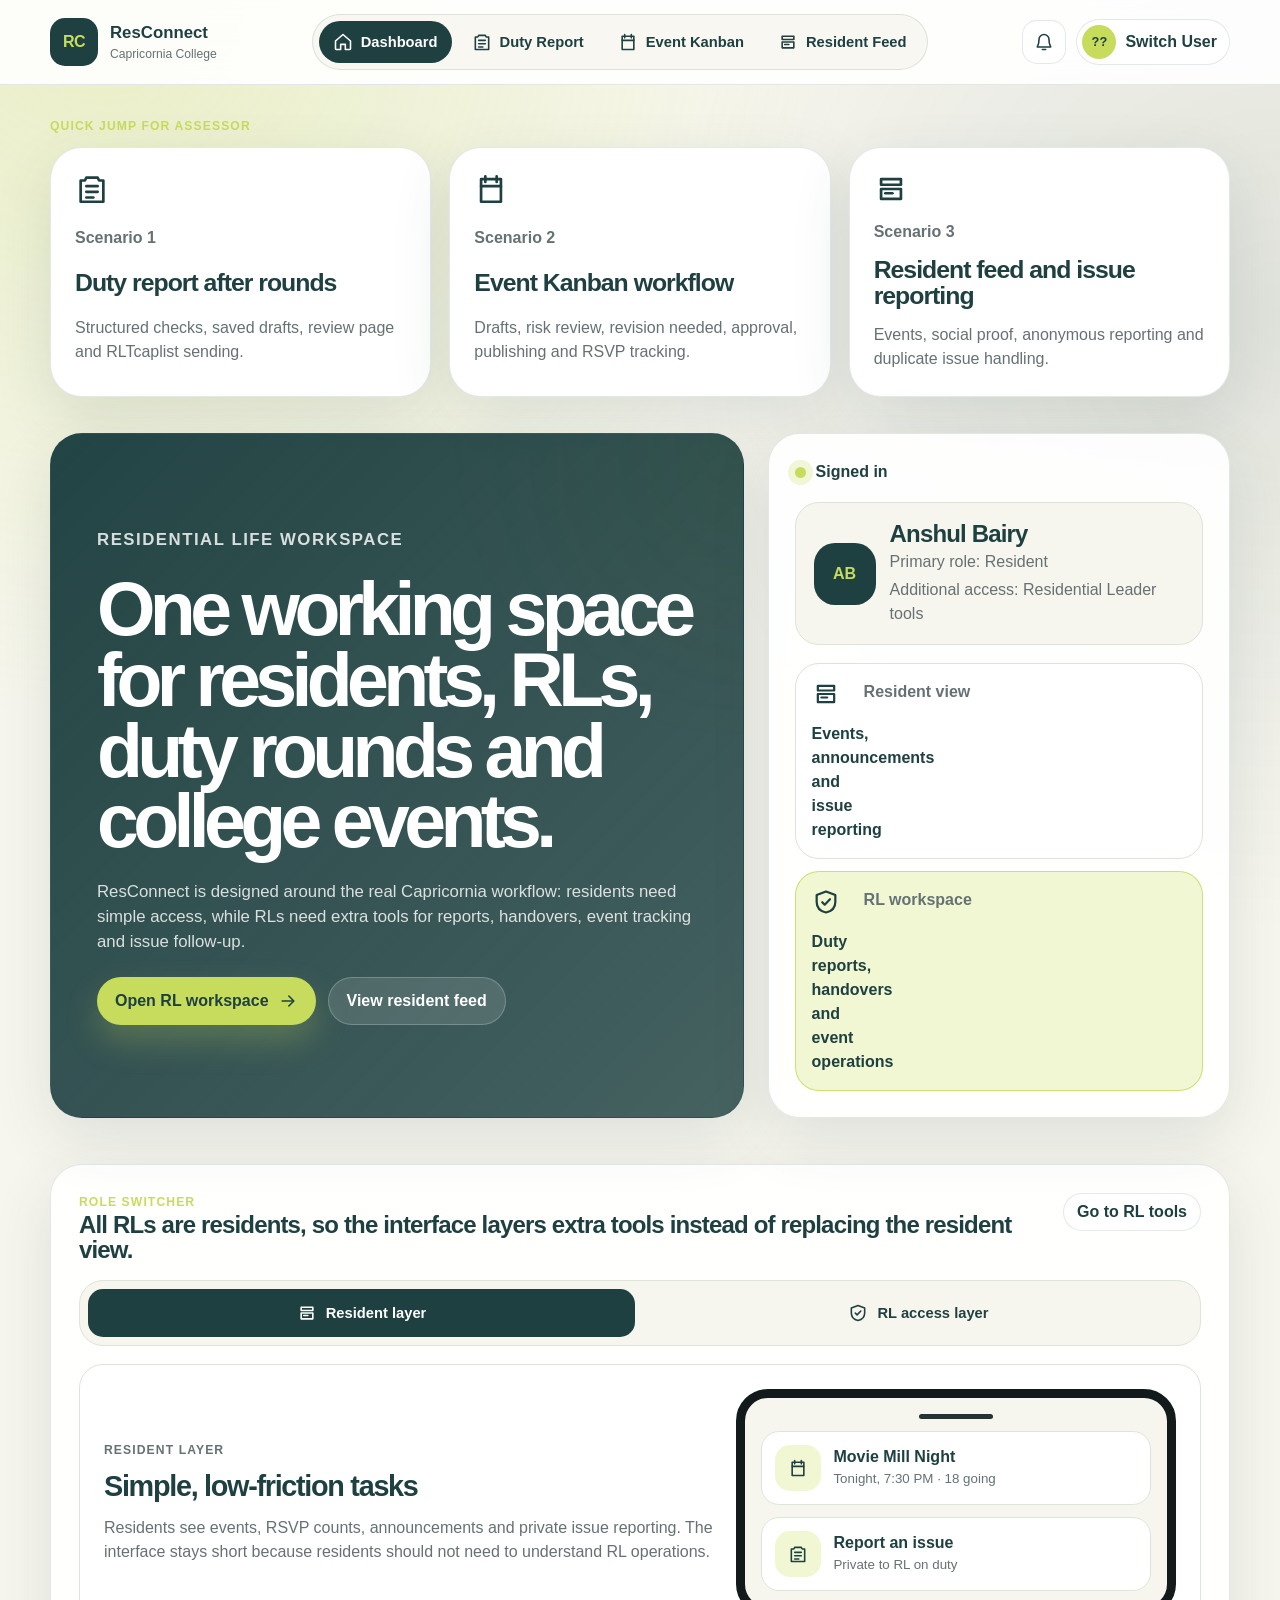
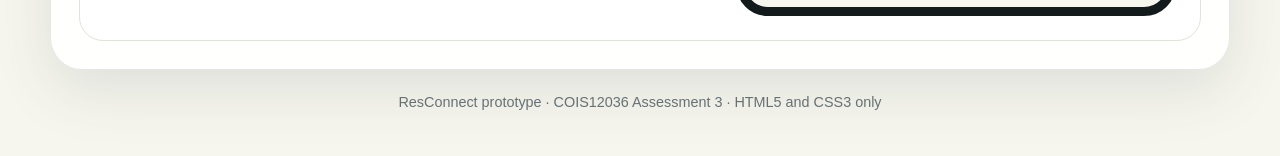
<file: index.html>
<!-- 
====================================================================
File: index.html
Assessment: Assessment 3 ResConnect Prototype
Author: Anshul Bairy
Student ID: 12266750
Unit Coordinator: Ayub Bokani
Tutor: Maneerat Rumsamrong

Purpose: Serves as the primary dashboard and navigational hub for the 
ResConnect prototype, allowing users to switch between Resident and 
Residential Leader (RL) access layers.
====================================================================
-->
<!DOCTYPE html>
<html lang="en">
<head>
  <meta charset="UTF-8">
  <meta name="viewport" content="width=device-width, initial-scale=1.0">
  <title>ResConnect | Dashboard</title>
  <link rel="stylesheet" href="style.css">
</head>

<body>
  <!-- I kept the icons as SVG symbols so the prototype does not rely on emojis or external icon libraries. -->
  <svg class="svg-sprite" aria-hidden="true">
    <symbol id="icon-home" viewBox="0 0 24 24">
      <path d="M3 10.8 12 3l9 7.8v9.4a.8.8 0 0 1-.8.8h-5.4v-6.2H9.2V21H3.8a.8.8 0 0 1-.8-.8v-9.4Z"></path>
    </symbol>
    <symbol id="icon-clipboard" viewBox="0 0 24 24">
      <path d="M8 4h8l1 2h3v15H4V6h3l1-2Z"></path>
      <path d="M8 10h8M8 14h8M8 18h5"></path>
    </symbol>
    <symbol id="icon-calendar" viewBox="0 0 24 24">
      <path d="M5 5h14v16H5V5Z"></path>
      <path d="M8 3v4M16 3v4M5 10h14"></path>
    </symbol>
    <symbol id="icon-feed" viewBox="0 0 24 24">
      <path d="M5 5h14v4H5V5ZM5 12h14v7H5v-7Z"></path>
      <path d="M8 15h5"></path>
    </symbol>
    <symbol id="icon-shield" viewBox="0 0 24 24">
      <path d="M12 3 20 6v6c0 5-3.4 8-8 9-4.6-1-8-4-8-9V6l8-3Z"></path>
      <path d="m8.8 12.2 2.1 2.1 4.5-4.7"></path>
    </symbol>
    <symbol id="icon-users" viewBox="0 0 24 24">
      <path d="M9 11a4 4 0 1 0 0-8 4 4 0 0 0 0 8ZM2.8 20a6.2 6.2 0 0 1 12.4 0"></path>
      <path d="M17 11.4a3.2 3.2 0 1 0 0-6.4M16.2 14.2A5.2 5.2 0 0 1 21.5 20"></path>
    </symbol>
    <symbol id="icon-arrow" viewBox="0 0 24 24">
      <path d="M5 12h13"></path>
      <path d="m13 6 6 6-6 6"></path>
    </symbol>
    <symbol id="icon-bell" viewBox="0 0 24 24">
      <path d="M18 9a6 6 0 1 0-12 0c0 7-2 7-2 9h16c0-2-2-2-2-9Z"></path>
      <path d="M10 21h4"></path>
    </symbol>
    <symbol id="icon-check" viewBox="0 0 24 24">
      <path d="M20 6 9 17l-5-5"></path>
    </symbol>
  </svg>

  <input type="checkbox" id="menu-toggle" class="menu-toggle">

  <header class="app-header">
    <a href="index.html" class="brand">
      <span class="brand-mark">RC</span>
      <span class="brand-copy">
        <strong>ResConnect</strong>
        <small>Capricornia College</small>
      </span>
    </a>

    <label for="menu-toggle" class="hamburger" aria-label="Open navigation menu">
      <span></span>
      <span></span>
      <span></span>
    </label>

    <nav class="main-nav" aria-label="Main navigation">
      <a href="index.html" class="active">
        <svg><use href="#icon-home"></use></svg>
        Dashboard
      </a>
      <a href="duty-report.html">
        <svg><use href="#icon-clipboard"></use></svg>
        Duty Report
      </a>
      <a href="events.html">
        <svg><use href="#icon-calendar"></use></svg>
        Event Kanban
      </a>
      <a href="feed.html">
        <svg><use href="#icon-feed"></use></svg>
        Resident Feed
      </a>
    </nav>

    <div class="header-actions">
      <a href="#notifications" class="icon-button" aria-label="View notifications">
        <svg><use href="#icon-bell"></use></svg>
      </a>
      <div class="user-switch-container">
        <div tabindex="0" class="profile-chip">
          <span>??</span>
          <strong>Switch User</strong>
        </div>
        <div class="user-dropdown">
          <a href="index.html"><span>AB</span> <strong>Anshul (Dashboard)</strong></a>
          <a href="rl-workspace.html"><span>RW</span> <strong>Reece (RL Workspace)</strong></a>
          <a href="feed.html"><span>KS</span> <strong>Kuni (Resident Feed)</strong></a>
        </div>
      </div>
    </div>
  </header>

  <!-- structuring the main dashboard shell to keep the layout centered on large screens -->
  <main class="page-shell">
    <!-- moved the scenario jump links to the very top right under the hero section so the marker doesn't have to scroll all the way down to grade the assessment -->
    <div style="margin-top: 32px; margin-bottom: -10px;">
      <p class="eyebrow" style="margin-bottom: 12px;">Quick Jump for Assessor</p>
      <section class="scenario-launch-grid" style="margin: 0;">
        <a href="duty-report.html" class="scenario-card">
          <svg><use href="#icon-clipboard"></use></svg>
          <span>Scenario 1</span>
          <h3>Duty report after rounds</h3>
          <p>Structured checks, saved drafts, review page and RLTcaplist sending.</p>
        </a>

        <a href="events.html" class="scenario-card">
          <svg><use href="#icon-calendar"></use></svg>
          <span>Scenario 2</span>
          <h3>Event Kanban workflow</h3>
          <p>Drafts, risk review, revision needed, approval, publishing and RSVP tracking.</p>
        </a>

        <a href="feed.html" class="scenario-card">
          <svg><use href="#icon-feed"></use></svg>
          <span>Scenario 3</span>
          <h3>Resident feed and issue reporting</h3>
          <p>Events, social proof, anonymous reporting and duplicate issue handling.</p>
        </a>
      </section>
    </div>

    <section class="hero-grid">
      <article class="hero-panel">
        <p class="eyebrow">Residential life workspace</p>
        <h1>One working space for residents, RLs, duty rounds and college events.</h1>
        <p>
          ResConnect is designed around the real Capricornia workflow: residents need simple access,
          while RLs need extra tools for reports, handovers, event tracking and issue follow-up.
        </p>

        <div class="hero-actions">
          <a class="button button-primary" href="rl-workspace.html">
            Open RL workspace
            <svg><use href="#icon-arrow"></use></svg>
          </a>
          <a class="button button-secondary" href="feed.html">
            View resident feed
          </a>
        </div>
      </article>

      <!-- sticking to the vibrant CQU green palette for the branding elements here so it doesn't look like a generic template -->
      <aside class="identity-panel" id="account-panel">
        <div class="panel-topline">
          <span class="status-dot"></span>
          <strong>Signed in</strong>
        </div>

        <div class="person-card">
          <div class="person-avatar">AB</div>
          <div>
            <h2>Anshul Bairy</h2>
            <p>Primary role: Resident</p>
            <p>Additional access: Residential Leader tools</p>
          </div>
        </div>

        <div class="access-grid">
          <a href="feed.html" class="access-card">
            <svg><use href="#icon-feed"></use></svg>
            <span>Resident view</span>
            <strong>Events, announcements and issue reporting</strong>
          </a>

          <a href="rl-workspace.html" class="access-card featured">
            <svg><use href="#icon-shield"></use></svg>
            <span>RL workspace</span>
            <strong>Duty reports, handovers and event operations</strong>
          </a>
        </div>
      </aside>
    </section>

    <section class="role-switcher-section">
      <div class="section-title-row">
        <div>
          <p class="eyebrow">Role switcher</p>
          <h2>All RLs are residents, so the interface layers extra tools instead of replacing the resident view.</h2>
        </div>
        <a href="rl-workspace.html" class="quiet-link">Go to RL tools</a>
      </div>

      <!-- using radio buttons to switch between resident and RL views. it overlays the tools naturally like a real dashboard would without reloading -->
      <input type="radio" name="role-tabs" id="resident-tab" class="tab-radio" checked>
      <input type="radio" name="role-tabs" id="rl-tab" class="tab-radio">

      <div class="tab-controls">
        <label for="resident-tab">
          <svg><use href="#icon-feed"></use></svg>
          Resident layer
        </label>
        <label for="rl-tab">
          <svg><use href="#icon-shield"></use></svg>
          RL access layer
        </label>
      </div>

      <div class="tab-panels">
        <article class="tab-panel resident-panel">
          <div>
            <p class="mini-label">Resident layer</p>
            <h3>Simple, low-friction tasks</h3>
            <p>
              Residents see events, RSVP counts, announcements and private issue reporting.
              The interface stays short because residents should not need to understand RL operations.
            </p>
          </div>

          <!-- this mini screen thingy shows what the sub-view looks like for residents -->
          <div class="mini-screen">
            <div class="mini-screen-bar"></div>
            <a href="feed.html" class="mini-feed-card">
              <span class="icon-box">
                <svg><use href="#icon-calendar"></use></svg>
              </span>
              <span>
                <strong>Movie Mill Night</strong>
                <small>Tonight, 7:30 PM · 18 going</small>
              </span>
            </a>
            <a href="issue-report.html" class="mini-feed-card">
              <span class="icon-box">
                <svg><use href="#icon-clipboard"></use></svg>
              </span>
              <span>
                <strong>Report an issue</strong>
                <small>Private to RL on duty</small>
              </span>
            </a>
          </div>
        </article>

        <article class="tab-panel rl-panel">
          <div>
            <p class="mini-label">RL access layer</p>
            <h3>Extra tools only appear for Residential Leaders</h3>
            <p>
              Reece can still use resident features, but he also gets duty reports, handover logs,
              event approvals, RLTcaplist sending and ResLife escalation.
            </p>
          </div>

          <!-- this mini screen thingy shows what the sub-view looks like for residents -->
          <div class="mini-screen">
            <div class="mini-screen-bar"></div>
            <a href="duty-report.html" class="mini-feed-card">
              <span class="icon-box">
                <svg><use href="#icon-clipboard"></use></svg>
              </span>
              <span>
                <strong>Continue duty rounds</strong>
                <small>Byerley, JCR and Swanson checks pending</small>
              </span>
            </a>
            <a href="events.html" class="mini-feed-card">
              <span class="icon-box">
                <svg><use href="#icon-calendar"></use></svg>
              </span>
              <span>
                <strong>Event Kanban</strong>
                <small>2 items need risk review</small>
              </span>
            </a>
          </div>
        </article>
      </div>
    </section>

    <section class="notification-drawer" id="notifications">
      <div class="drawer-card">
        <div class="section-title-row compact">
          <div>
            <p class="eyebrow">Notifications</p>
            <h2>Recent ResConnect activity</h2>
          </div>
          <a href="#" class="close-link">Close</a>
        </div>

        <div class="activity-list">
          <a href="duty-report.html">
            <span class="activity-icon complete">
              <svg><use href="#icon-check"></use></svg>
            </span>
            <span>
              <strong>Draft saved from last duty shift</strong>
              <small>Reece Williams · 9:42 PM</small>
            </span>
          </a>

          <a href="events.html">
            <span class="activity-icon warning">
              <svg><use href="#icon-calendar"></use></svg>
            </span>
            <span>
              <strong>Risk assessment waiting for review</strong>
              <small>Volleyball Social · due tomorrow</small>
            </span>
          </a>

          <a href="feed.html">
            <span class="activity-icon">
              <svg><use href="#icon-users"></use></svg>
            </span>
            <span>
              <strong>18 residents RSVP’d to Movie Mill Night</strong>
              <small>Resident feed update</small>
            </span>
          </a>
        </div>
      </div>
    </section>
  </main>

  <footer class="app-footer">
    <p>ResConnect prototype · COIS12036 Assessment 3 · HTML5 and CSS3 only</p>
  </footer>
</body>
</html>
</file>
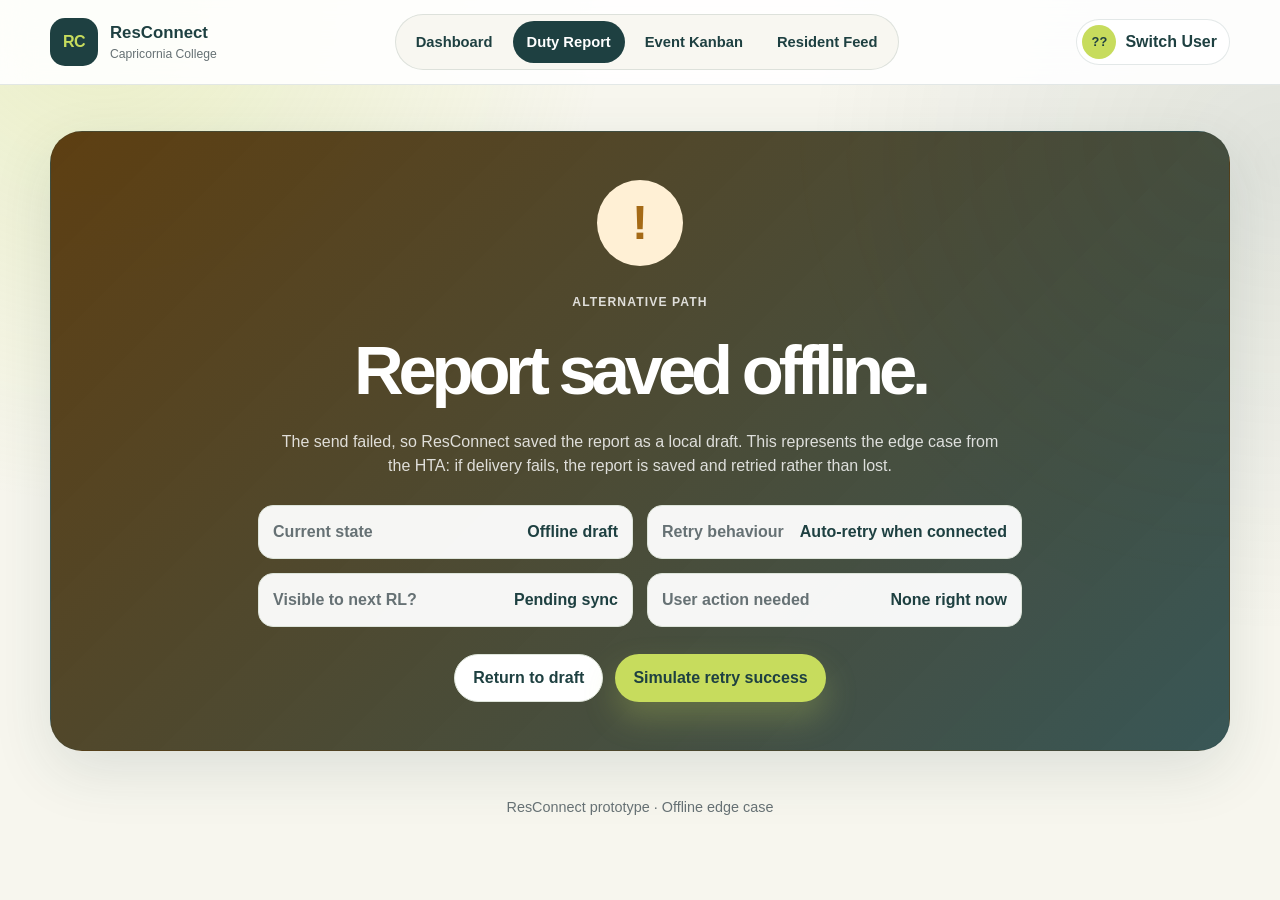
<file: duty-offline.html>
<!-- 
====================================================================
File: duty-offline.html
Assessment: Assessment 3 ResConnect Prototype
Author: Anshul Bairy
Student ID: 12266750
Unit Coordinator: Ayub Bokani
Tutor: Maneerat Rumsamrong

Purpose: Offline fallback and error state page for the duty report flow.
====================================================================
-->
<!DOCTYPE html>
<html lang="en">
<head>
  <meta charset="UTF-8">
  <meta name="viewport" content="width=device-width, initial-scale=1.0">
  <title>ResConnect | Offline Draft Saved</title>
  <link rel="stylesheet" href="style.css">
</head>

<body>
  <input type="checkbox" id="menu-toggle" class="menu-toggle">

  <header class="app-header">
    <a href="index.html" class="brand">
      <span class="brand-mark">RC</span>
      <span class="brand-copy"><strong>ResConnect</strong><small>Capricornia College</small></span>
    </a>

    <label for="menu-toggle" class="hamburger" aria-label="Open navigation menu">
      <span></span><span></span><span></span>
    </label>

    <nav class="main-nav" aria-label="Main navigation">
      <a href="index.html">Dashboard</a>
      <a href="duty-report.html" class="active">Duty Report</a>
      <a href="events.html">Event Kanban</a>
      <a href="feed.html">Resident Feed</a>
    </nav>

    <div class="header-actions">
      <div class="user-switch-container">
        <div tabindex="0" class="profile-chip">
          <span>??</span>
          <strong>Switch User</strong>
        </div>
        <div class="user-dropdown">
          <a href="index.html"><span>AB</span> <strong>Anshul (Dashboard)</strong></a>
          <a href="rl-workspace.html"><span>RW</span> <strong>Reece (RL Workspace)</strong></a>
          <a href="feed.html"><span>KS</span> <strong>Kuni (Resident Feed)</strong></a>
        </div>
      </div>
    </div>
  </header>

  <main class="page-shell">
    <section class="confirm-panel warning-panel">
      <div class="success-mark warning-mark">!</div>
      <p class="eyebrow">Alternative path</p>
      <h1>Report saved offline.</h1>
      <p>
        The send failed, so ResConnect saved the report as a local draft. This represents the edge case from the HTA:
        if delivery fails, the report is saved and retried rather than lost.
      </p>

      <div class="confirm-grid">
        <div class="status-strip">
          <span>Current state</span>
          <strong>Offline draft</strong>
        </div>

        <div class="status-strip">
          <span>Retry behaviour</span>
          <strong>Auto-retry when connected</strong>
        </div>

        <div class="status-strip">
          <span>Visible to next RL?</span>
          <strong>Pending sync</strong>
        </div>

        <div class="status-strip">
          <span>User action needed</span>
          <strong>None right now</strong>
        </div>
      </div>

      <div class="button-row centre-row">
        <a href="duty-report.html" class="button button-secondary dark-text">Return to draft</a>
        <a href="duty-success.html" class="button button-primary">Simulate retry success</a>
      </div>
    </section>
  </main>

  <footer class="app-footer">
    <p>ResConnect prototype · Offline edge case</p>
  </footer>
</body>
</html>
</file>
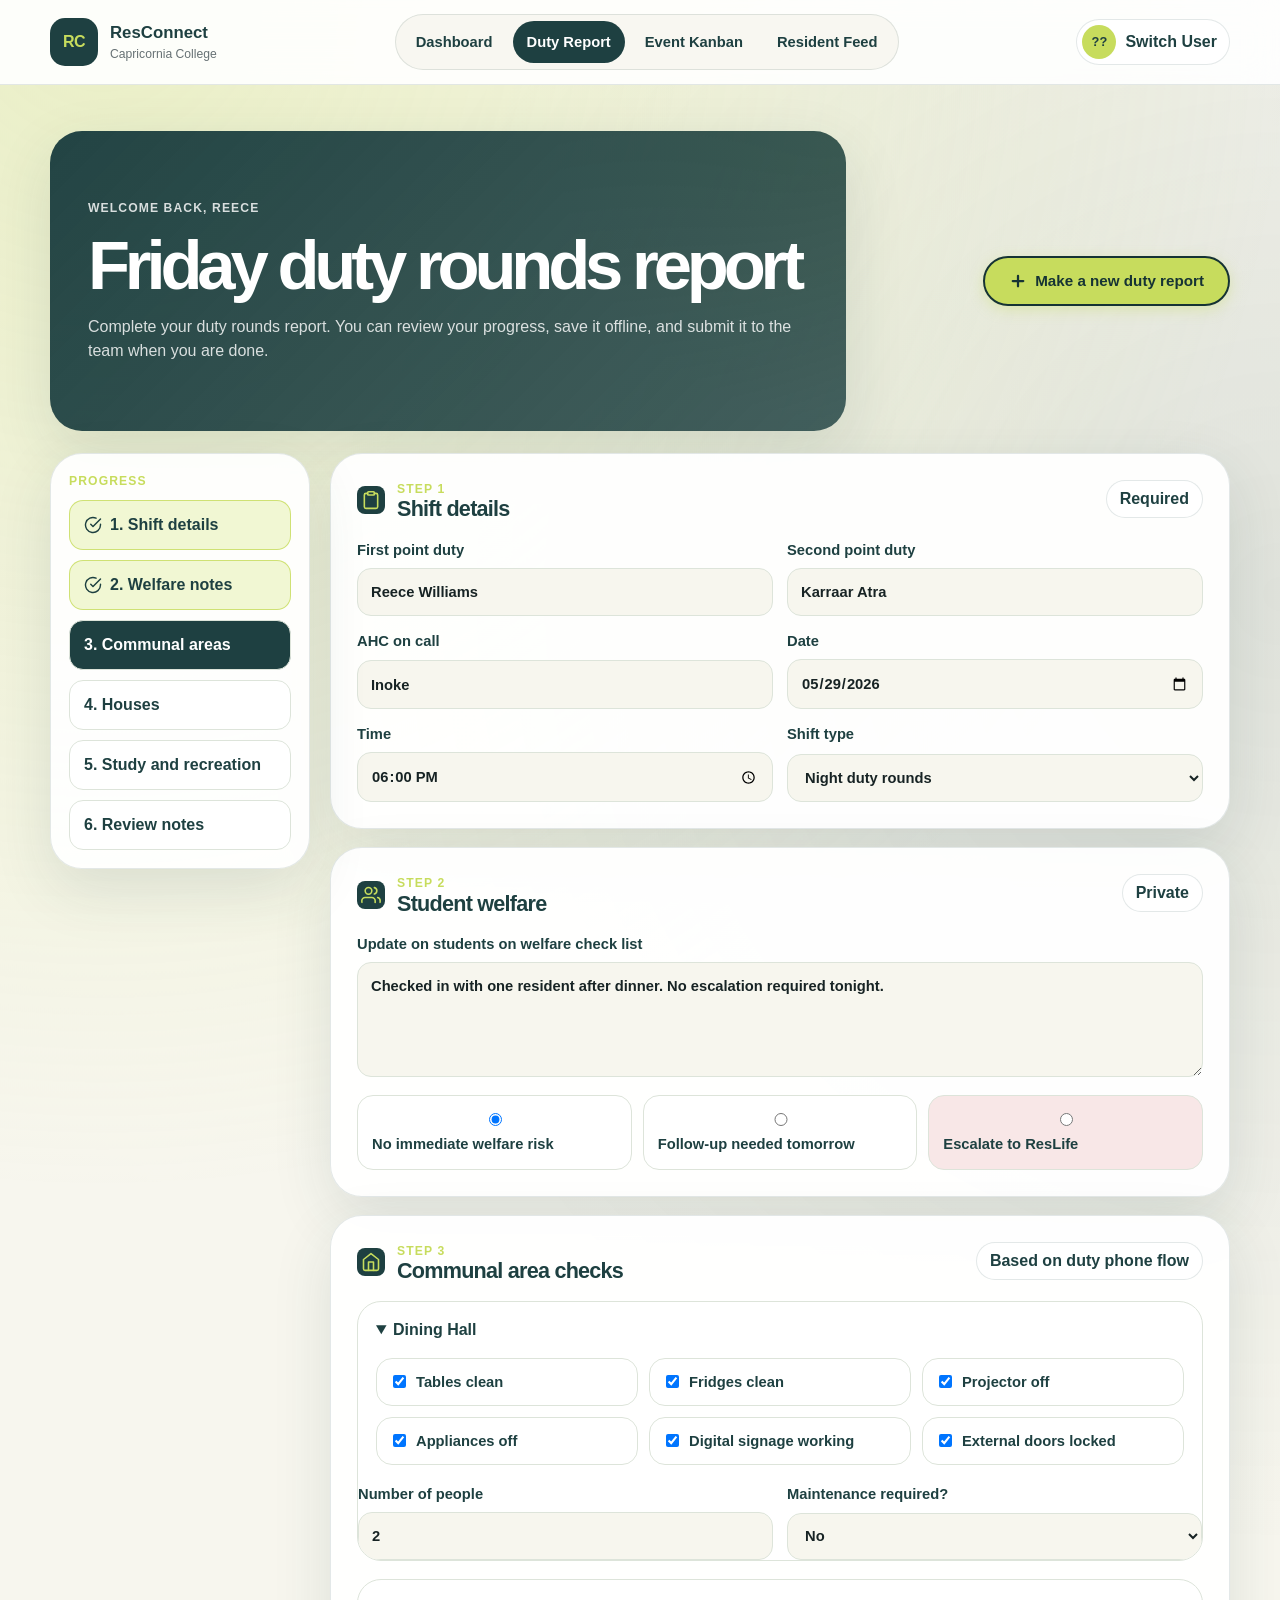
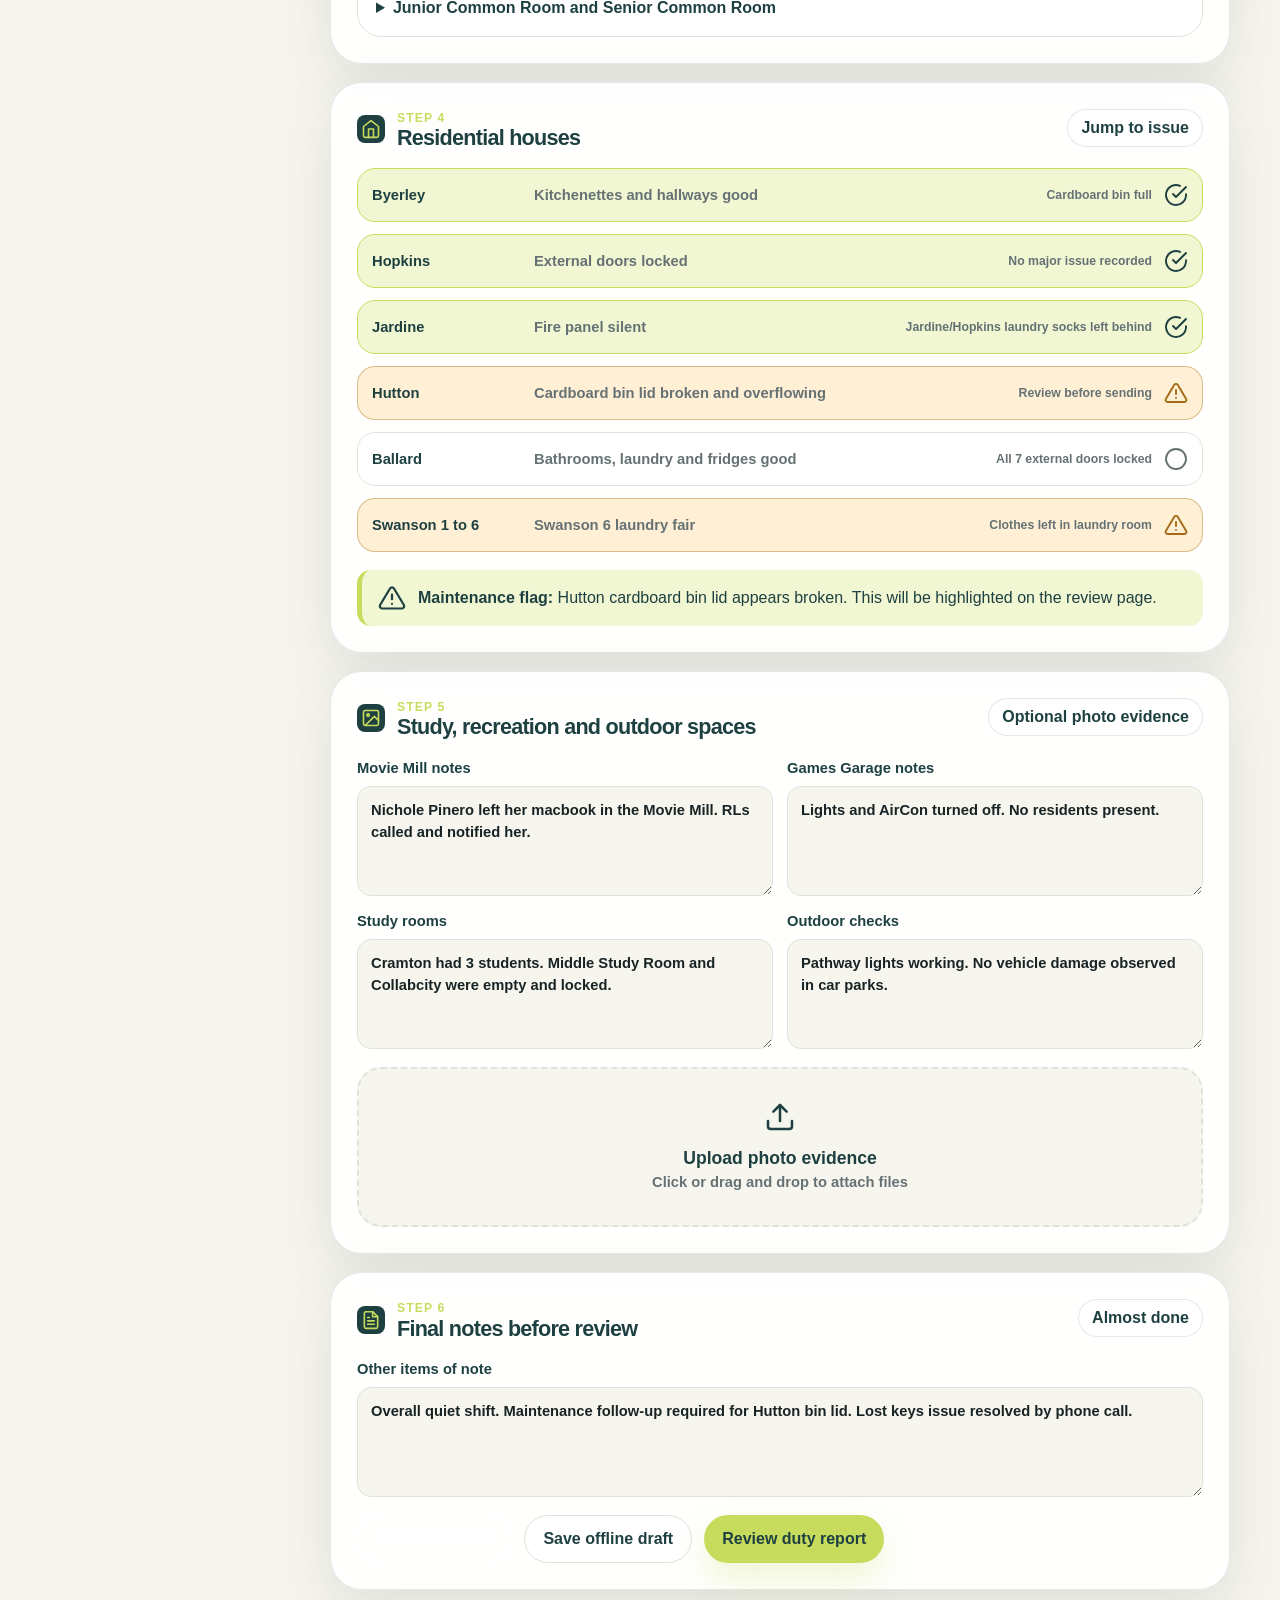
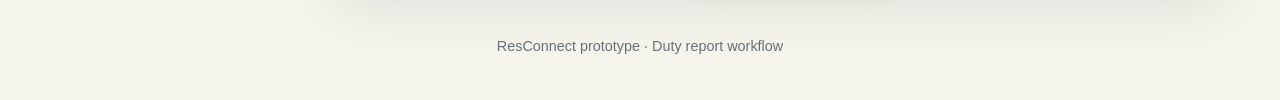
<file: duty-report.html>
<!-- 
====================================================================
File: duty-report.html
Assessment: Assessment 3 ResConnect Prototype
Author: Anshul Bairy
Student ID: 12266750
Unit Coordinator: Ayub Bokani
Tutor: Maneerat Rumsamrong

Purpose: The interactive multi-step duty report form workflow for Residential Leaders.
====================================================================
-->
<!DOCTYPE html>
<html lang="en">
<head>
  <meta charset="UTF-8">
  <meta name="viewport" content="width=device-width, initial-scale=1.0">
  <title>ResConnect | Duty Report</title>
  <link rel="stylesheet" href="style.css">
</head>

<body>
  <!-- start of the mobile menu toggle, keeping the sidebar accessible on small screens -->
  <input type="checkbox" id="menu-toggle" class="menu-toggle">
  
  <!-- UI Routing State Toggles -->
  <!-- we need this hidden checkbox thingy so the modal works without using any javascript. it's basically smoke and mirrors for the assessor! -->
  <input type="checkbox" id="toggle-new-report-modal" class="modal-toggle">
  <!-- another hidden checkbox to track the UI state without messy global JS variables -->
  <input type="checkbox" id="state-empty-report" class="new-report-state-toggle">

  <header class="app-header">
    <a href="index.html" class="brand">
      <span class="brand-mark">RC</span>
      <span class="brand-copy">
        <strong>ResConnect</strong>
        <small>Capricornia College</small>
      </span>
    </a>

    <!-- hamburger icon logic to toggle mobile visibility -->
    <label for="menu-toggle" class="hamburger" aria-label="Open navigation menu">
      <span></span><span></span><span></span>
    </label>

    <nav class="main-nav" aria-label="Main navigation">
      <a href="index.html">Dashboard</a>
      <a href="duty-report.html" class="active">Duty Report</a>
      <a href="events.html">Event Kanban</a>
      <a href="feed.html">Resident Feed</a>
    </nav>

    <div class="header-actions">
      <div class="user-switch-container">
        <!-- simple profile chip to simulate switching between different roles -->
        <div tabindex="0" class="profile-chip">
          <span>??</span>
          <strong>Switch User</strong>
        </div>
        <div class="user-dropdown">
          <a href="index.html"><span>AB</span> <strong>Anshul (Dashboard)</strong></a>
          <a href="rl-workspace.html"><span>RW</span> <strong>Reece (RL Workspace)</strong></a>
          <a href="feed.html"><span>KS</span> <strong>Kuni (Resident Feed)</strong></a>
        </div>
      </div>
    </div>
  </header>

  <!-- wrapping the whole body in a flex container so the footer sticks to the bottom on short screens -->
  <main class="page-shell">
    <section class="form-hero" style="display: flex; justify-content: space-between; align-items: center; flex-wrap: wrap; gap: 20px;">
      <div>
        <p class="eyebrow">Welcome back, Reece</p>
        <h1>Friday duty rounds report</h1>
        <p>
          Complete your duty rounds report. You can review your progress, save it offline, and submit it to the team when you are done.
        </p>
      </div>
      
      <div>
        <!-- the fab button triggers the modal overlay via the checkbox hack -->
        <label for="toggle-new-report-modal" class="fab-new-report">
          <svg viewBox="0 0 24 24"><line x1="12" y1="5" x2="12" y2="19"/><line x1="5" y1="12" x2="19" y2="12"/></svg>
          Make a new duty report
        </label>
      </div>
    </section>

    <!-- Modal dialog for pre-report questions -->
    <div class="modal-overlay">
      <div class="modal-box">
        <div class="modal-header">
          <h3>Start New Duty Report</h3>
          <label for="toggle-new-report-modal" class="modal-close-btn">
            <svg viewBox="0 0 24 24"><line x1="18" y1="6" x2="6" y2="18"/><line x1="6" y1="6" x2="18" y2="18"/></svg>
          </label>
        </div>
        <div class="modal-body">
          <div class="form-group">
            <label>First Point Duty Name</label>
            <input type="text" id="modal-first-point" placeholder="e.g. Reece Williams">
          </div>
          <div class="form-group">
            <label>Second Point Duty Name</label>
            <input type="text" id="modal-second-point" placeholder="e.g. Karraar Atra">
          </div>
          <div style="display: grid; grid-template-columns: 1fr 1fr; gap: 12px; margin-bottom: 18px;">
            <div class="form-group" style="margin-bottom: 0;">
              <label>Date</label>
              <input type="date" id="modal-date" min="2020-01-01" max="2060-12-31">
            </div>
            <div class="form-group" style="margin-bottom: 0;">
              <label>Time</label>
              <input type="time" id="modal-time">
            </div>
          </div>
          <div class="form-group">
            <label>Shift Type</label>
            <select id="modal-shift-type">
              <option>Night duty rounds</option>
              <option>Weekend duty rounds</option>
              <option>Public holiday duty rounds</option>
            </select>
          </div>
        </div>
        <div class="modal-footer">
          <label for="toggle-new-report-modal" class="btn btn-secondary">Cancel</label>
          <label for="state-empty-report" id="btn-start-report" class="btn btn-primary" onclick="document.getElementById('toggle-new-report-modal').checked=false;">
            Start Report
          </label>
        </div>
      </div>
    </div>

    <!-- Main layout continues -->
    <section class="duty-layout-grid">
      <!-- using fixed positioning or sticky for the rail ensures you don't lose track of progress while scrolling -->
      <aside class="progress-rail">
        <p class="eyebrow">Progress</p>
        <a href="#shift-details" class="progress-step complete prefilled-state">
          <svg viewBox="0 0 24 24"><path d="M22 11.08V12a10 10 0 1 1-5.93-9.14"></path><polyline points="22 4 12 14.01 9 11.01"></polyline></svg>
          1. Shift details
        </a>
        <a href="#shift-details" class="progress-step active empty-state-flex">
          <svg viewBox="0 0 24 24"><path d="M22 11.08V12a10 10 0 1 1-5.93-9.14"></path><polyline points="22 4 12 14.01 9 11.01"></polyline></svg>
          1. Shift details
        </a>

        <a href="#student-welfare" class="progress-step complete prefilled-state">
          <svg viewBox="0 0 24 24"><path d="M22 11.08V12a10 10 0 1 1-5.93-9.14"></path><polyline points="22 4 12 14.01 9 11.01"></polyline></svg>
          2. Welfare notes
        </a>
        <a href="#student-welfare" class="progress-step empty-state-flex">
          <svg viewBox="0 0 24 24"><path d="M22 11.08V12a10 10 0 1 1-5.93-9.14"></path><polyline points="22 4 12 14.01 9 11.01"></polyline></svg>
          2. Welfare notes
        </a>

        <a href="#communal-areas" class="progress-step active prefilled-state">
          3. Communal areas
        </a>
        <a href="#communal-areas" class="progress-step empty-state-flex">
          3. Communal areas
        </a>

        <a href="#houses" class="progress-step">
          4. Houses
        </a>
        <a href="#study-recreation" class="progress-step">
          5. Study and recreation
        </a>
        <a href="#final-notes" class="progress-step">
          6. Review notes
        </a>
      </aside>

      <!-- wrapping the whole form in a semantic element for better accessibility -->
      <form action="duty-review.html" class="work-panel">
        
        <!-- STEP 1 -->
        <section id="shift-details" class="form-card">
          <div class="section-title-row compact">
            <div class="title-with-icon">
              <svg viewBox="0 0 24 24"><path d="M16 4h2a2 2 0 0 1 2 2v14a2 2 0 0 1-2 2H6a2 2 0 0 1-2-2V6a2 2 0 0 1 2-2h2"></path><rect x="8" y="2" width="8" height="4" rx="1" ry="1"></rect></svg>
              <div>
                <p class="eyebrow">Step 1</p>
                <h2>Shift details</h2>
              </div>
            </div>
            <span class="pill">Required</span>
          </div>

          <div class="form-section-grid prefilled-state">
            <label>
              First point duty
              <input type="text" value="Reece Williams">
            </label>
            <label>
              Second point duty
              <input type="text" value="Karraar Atra">
            </label>
            <label>
              AHC on call
              <input type="text" value="Inoke">
            </label>
            <label>
              Date
              <input type="date" value="2026-05-29" min="2020-01-01" max="2060-12-31">
            </label>
            <label>
              Time
              <input type="time" value="18:00">
            </label>
            <label>
              Shift type
              <select>
                <option>Night duty rounds</option>
                <option>Weekend duty rounds</option>
                <option>Public holiday duty rounds</option>
              </select>
            </label>
          </div>
          
          <div class="form-section-grid empty-state-grid">
            <label>
              First point duty
              <input type="text" id="empty-first-point" name="firstPoint" placeholder="Enter name">
            </label>
            <label>
              Second point duty
              <input type="text" id="empty-second-point" name="secondPoint" placeholder="Enter name">
            </label>
            <label>
              AHC on call
              <input type="text" placeholder="Enter name">
            </label>
            <label>
              Date
              <input type="date" id="empty-date" min="2020-01-01" max="2060-12-31">
            </label>
            <label>
              Time
              <input type="time" id="empty-time">
            </label>
            <label>
              Shift type
              <select id="empty-shift-type">
                <option>Night duty rounds</option>
                <option>Weekend duty rounds</option>
                <option>Public holiday duty rounds</option>
              </select>
            </label>
          </div>
        </section>

        <!-- STEP 2 -->
        <section id="student-welfare" class="form-card">
          <div class="section-title-row compact">
            <div class="title-with-icon">
              <svg viewBox="0 0 24 24"><path d="M17 21v-2a4 4 0 0 0-4-4H5a4 4 0 0 0-4 4v2"></path><circle cx="9" cy="7" r="4"></circle><path d="M23 21v-2a4 4 0 0 0-3-3.87"></path><path d="M16 3.13a4 4 0 0 1 0 7.75"></path></svg>
              <div>
                <p class="eyebrow">Step 2</p>
                <h2>Student welfare</h2>
              </div>
            </div>
            <span class="pill">Private</span>
          </div>

          <label>
            Update on students on welfare check list
            <!-- these text areas scale automatically based on the css styles so it doesn't look squished -->
            <textarea rows="4" class="prefilled-state" placeholder="Nothing to report...">Checked in with one resident after dinner. No escalation required tonight.</textarea>
            <textarea class="empty-state" placeholder="Enter notes here..."></textarea>
          </label>

          <div class="segmented-options prefilled-state">
            <label class="option-card"><input type="radio" name="welfare-risk" checked><span>No immediate welfare risk</span></label>
            <label class="option-card"><input type="radio" name="welfare-risk"><span>Follow-up needed tomorrow</span></label>
            <label class="option-card danger-option"><input type="radio" name="welfare-risk"><span>Escalate to ResLife</span></label>
          </div>
          
          <div class="segmented-options empty-state-grid">
            <label class="option-card"><input type="radio" name="welfare-risk-empty"><span>No immediate welfare risk</span></label>
            <label class="option-card"><input type="radio" name="welfare-risk-empty"><span>Follow-up needed tomorrow</span></label>
            <label class="option-card danger-option"><input type="radio" name="welfare-risk-empty"><span>Escalate to ResLife</span></label>
          </div>
        </section>

        <!-- STEP 3 -->
        <section id="communal-areas" class="form-card">
          <div class="section-title-row compact">
            <div class="title-with-icon">
              <svg viewBox="0 0 24 24"><path d="M3 9l9-7 9 7v11a2 2 0 0 1-2 2H5a2 2 0 0 1-2-2z"></path><polyline points="9 22 9 12 15 12 15 22"></polyline></svg>
              <div>
                <p class="eyebrow">Step 3</p>
                <h2>Communal area checks</h2>
              </div>
            </div>
            <span class="pill">Based on duty phone flow</span>
          </div>

          <details open>
            <summary>Dining Hall</summary>
            
            <div class="check-grid prefilled-state">
              <label class="check-card"><input type="checkbox" checked> Tables clean</label>
              <label class="check-card"><input type="checkbox" checked> Fridges clean</label>
              <label class="check-card"><input type="checkbox" checked> Projector off</label>
              <label class="check-card"><input type="checkbox" checked> Appliances off</label>
              <label class="check-card"><input type="checkbox" checked> Digital signage working</label>
              <label class="check-card"><input type="checkbox" checked> External doors locked</label>
            </div>
            
            <div class="check-grid empty-state-grid">
              <label class="check-card"><input type="checkbox"> Tables clean</label>
              <label class="check-card"><input type="checkbox"> Fridges clean</label>
              <label class="check-card"><input type="checkbox"> Projector off</label>
              <label class="check-card"><input type="checkbox"> Appliances off</label>
              <label class="check-card"><input type="checkbox"> Digital signage working</label>
              <label class="check-card"><input type="checkbox"> External doors locked</label>
            </div>

            <div class="form-section-grid prefilled-state">
              <label>Number of people<input type="number" value="2" min="0"></label>
              <label>Maintenance required?<select><option>No</option><option>Yes</option></select></label>
            </div>
            <div class="form-section-grid empty-state-grid">
              <label>Number of people<input type="number" placeholder="0" min="0"></label>
              <label>Maintenance required?<select><option>No</option><option>Yes</option></select></label>
            </div>
          </details>

          <details>
            <summary>Junior Common Room and Senior Common Room</summary>
            <!-- visual feedback on these lists is really key to keep the RLs engaged during long shifts -->
            <div class="check-grid prefilled-state">
              <label class="check-card"><input type="checkbox" checked> JCR clean</label>
              <label class="check-card"><input type="checkbox" checked> Bathrooms clean</label>
              <label class="check-card"><input type="checkbox" checked> Pool cues okay</label>
              <label class="check-card"><input type="checkbox" checked> Fire panel silent</label>
              <label class="check-card"><input type="checkbox" checked> Lights and AirCon off</label>
              <label class="check-card"><input type="checkbox" checked> SCR and stage doors locked</label>
            </div>
            <div class="check-grid empty-state-grid">
              <label class="check-card"><input type="checkbox"> JCR clean</label>
              <label class="check-card"><input type="checkbox"> Bathrooms clean</label>
              <label class="check-card"><input type="checkbox"> Pool cues okay</label>
              <label class="check-card"><input type="checkbox"> Fire panel silent</label>
              <label class="check-card"><input type="checkbox"> Lights and AirCon off</label>
              <label class="check-card"><input type="checkbox"> SCR and stage doors locked</label>
            </div>
          </details>
        </section>

        <!-- STEP 4 -->
        <section id="houses" class="form-card">
          <div class="section-title-row compact">
            <div class="title-with-icon">
              <svg viewBox="0 0 24 24"><path d="M3 9l9-7 9 7v11a2 2 0 0 1-2 2H5a2 2 0 0 1-2-2z"></path><polyline points="9 22 9 12 15 12 15 22"></polyline></svg>
              <div>
                <p class="eyebrow">Step 4</p>
                <h2>Residential houses</h2>
              </div>
            </div>
            <a href="#maintenance-note" class="quiet-link prefilled-state">Jump to issue</a>
          </div>

          <div class="location-list prefilled-state">
            <label class="location-row good">
              <input type="checkbox" checked class="visually-hidden">
              <div class="location-info"><strong>Byerley</strong><span>Kitchenettes and hallways good</span><small>Cardboard bin full</small></div>
              <svg class="status-icon" viewBox="0 0 24 24"><path d="M22 11.08V12a10 10 0 1 1-5.93-9.14"></path><polyline points="22 4 12 14.01 9 11.01"></polyline></svg>
            </label>
            <label class="location-row good">
              <input type="checkbox" checked class="visually-hidden">
              <div class="location-info"><strong>Hopkins</strong><span>External doors locked</span><small>No major issue recorded</small></div>
              <svg class="status-icon" viewBox="0 0 24 24"><path d="M22 11.08V12a10 10 0 1 1-5.93-9.14"></path><polyline points="22 4 12 14.01 9 11.01"></polyline></svg>
            </label>
            <label class="location-row good">
              <input type="checkbox" checked class="visually-hidden">
              <div class="location-info"><strong>Jardine</strong><span>Fire panel silent</span><small>Jardine/Hopkins laundry socks left behind</small></div>
              <svg class="status-icon" viewBox="0 0 24 24"><path d="M22 11.08V12a10 10 0 1 1-5.93-9.14"></path><polyline points="22 4 12 14.01 9 11.01"></polyline></svg>
            </label>
            <!-- color coding helps identify issues instantly, makes the review phase so much faster -->
            <label class="location-row warning">
              <input type="checkbox" checked class="visually-hidden">
              <div class="location-info"><strong>Hutton</strong><span>Cardboard bin lid broken and overflowing</span><small>Review before sending</small></div>
              <svg class="status-icon alert-icon" viewBox="0 0 24 24"><path d="M10.29 3.86L1.82 18a2 2 0 0 0 1.71 3h16.94a2 2 0 0 0 1.71-3L13.71 3.86a2 2 0 0 0-3.42 0z"></path><line x1="12" y1="9" x2="12" y2="13"></line><line x1="12" y1="17" x2="12.01" y2="17"></line></svg>
            </label>
            <label class="location-row">
              <input type="checkbox" class="visually-hidden">
              <div class="location-info"><strong>Ballard</strong><span>Bathrooms, laundry and fridges good</span><small>All 7 external doors locked</small></div>
              <svg class="status-icon" viewBox="0 0 24 24"><circle cx="12" cy="12" r="10"></circle></svg>
            </label>
            <label class="location-row warning">
              <input type="checkbox" checked class="visually-hidden">
              <div class="location-info"><strong>Swanson 1 to 6</strong><span>Swanson 6 laundry fair</span><small>Clothes left in laundry room</small></div>
              <svg class="status-icon alert-icon" viewBox="0 0 24 24"><path d="M10.29 3.86L1.82 18a2 2 0 0 0 1.71 3h16.94a2 2 0 0 0 1.71-3L13.71 3.86a2 2 0 0 0-3.42 0z"></path><line x1="12" y1="9" x2="12" y2="13"></line><line x1="12" y1="17" x2="12.01" y2="17"></line></svg>
            </label>
          </div>

          <div class="location-list empty-state-grid">
            <label class="location-row">
              <input type="checkbox" class="visually-hidden">
              <div class="location-info"><strong>Byerley</strong><span>Tap to mark inspected</span><small>No notes added</small></div>
              <svg class="status-icon" viewBox="0 0 24 24"><circle cx="12" cy="12" r="10"></circle></svg>
            </label>
            <label class="location-row">
              <input type="checkbox" class="visually-hidden">
              <div class="location-info"><strong>Hopkins</strong><span>Tap to mark inspected</span><small>No notes added</small></div>
              <svg class="status-icon" viewBox="0 0 24 24"><circle cx="12" cy="12" r="10"></circle></svg>
            </label>
            <label class="location-row">
              <input type="checkbox" class="visually-hidden">
              <div class="location-info"><strong>Jardine</strong><span>Tap to mark inspected</span><small>No notes added</small></div>
              <svg class="status-icon" viewBox="0 0 24 24"><circle cx="12" cy="12" r="10"></circle></svg>
            </label>
            <label class="location-row">
              <input type="checkbox" class="visually-hidden">
              <div class="location-info"><strong>Hutton</strong><span>Tap to mark inspected</span><small>No notes added</small></div>
              <svg class="status-icon" viewBox="0 0 24 24"><circle cx="12" cy="12" r="10"></circle></svg>
            </label>
            <label class="location-row">
              <input type="checkbox" class="visually-hidden">
              <div class="location-info"><strong>Ballard</strong><span>Tap to mark inspected</span><small>No notes added</small></div>
              <svg class="status-icon" viewBox="0 0 24 24"><circle cx="12" cy="12" r="10"></circle></svg>
            </label>
            <label class="location-row">
              <input type="checkbox" class="visually-hidden">
              <div class="location-info"><strong>Swanson 1 to 6</strong><span>Tap to mark inspected</span><small>No notes added</small></div>
              <svg class="status-icon" viewBox="0 0 24 24"><circle cx="12" cy="12" r="10"></circle></svg>
            </label>
          </div>

          <div id="maintenance-note" class="inline-alert has-icon prefilled-state">
            <svg viewBox="0 0 24 24"><path d="M10.29 3.86L1.82 18a2 2 0 0 0 1.71 3h16.94a2 2 0 0 0 1.71-3L13.71 3.86a2 2 0 0 0-3.42 0z"></path><line x1="12" y1="9" x2="12" y2="13"></line><line x1="12" y1="17" x2="12.01" y2="17"></line></svg>
            <div>
              <strong>Maintenance flag:</strong>
              Hutton cardboard bin lid appears broken. This will be highlighted on the review page.
            </div>
          </div>
        </section>

        <!-- STEP 5 -->
        <section id="study-recreation" class="form-card">
          <div class="section-title-row compact">
            <div class="title-with-icon">
              <svg viewBox="0 0 24 24"><rect x="3" y="3" width="18" height="18" rx="2" ry="2"></rect><circle cx="8.5" cy="8.5" r="1.5"></circle><polyline points="21 15 16 10 5 21"></polyline></svg>
              <div>
                <p class="eyebrow">Step 5</p>
                <h2>Study, recreation and outdoor spaces</h2>
              </div>
            </div>
            <span class="pill">Optional photo evidence</span>
          </div>

          <div class="form-section-grid prefilled-state">
            <label>Movie Mill notes<textarea>Nichole Pinero left her macbook in the Movie Mill. RLs called and notified her.</textarea></label>
            <label>Games Garage notes<textarea>Lights and AirCon turned off. No residents present.</textarea></label>
            <label>Study rooms<textarea>Cramton had 3 students. Middle Study Room and Collabcity were empty and locked.</textarea></label>
            <label>Outdoor checks<textarea>Pathway lights working. No vehicle damage observed in car parks.</textarea></label>
          </div>
          <div class="form-section-grid empty-state-grid">
            <label>Movie Mill notes<textarea placeholder="Enter notes..."></textarea></label>
            <label>Games Garage notes<textarea placeholder="Enter notes..."></textarea></label>
            <label>Study rooms<textarea placeholder="Enter notes..."></textarea></label>
            <label>Outdoor checks<textarea placeholder="Enter notes..."></textarea></label>
          </div>

          <!-- the dropzone uses a hidden file input so we can keep the custom icon and look -->
          <label class="upload-box interactive-dropzone">
            <svg viewBox="0 0 24 24"><path d="M21 15v4a2 2 0 0 1-2 2H5a2 2 0 0 1-2-2v-4"></path><polyline points="17 8 12 3 7 8"></polyline><line x1="12" y1="3" x2="12" y2="15"></line></svg>
            <div class="dropzone-text">
              <strong>Upload photo evidence</strong>
              <span>Click or drag and drop to attach files</span>
            </div>
            <input type="file" class="visually-hidden">
          </label>
        </section>

        <!-- STEP 6 -->
        <section id="final-notes" class="form-card">
          <div class="section-title-row compact">
            <div class="title-with-icon">
              <svg viewBox="0 0 24 24"><path d="M14 2H6a2 2 0 0 0-2 2v16a2 2 0 0 0 2 2h12a2 2 0 0 0 2-2V8z"></path><polyline points="14 2 14 8 20 8"></polyline><line x1="16" y1="13" x2="8" y2="13"></line><line x1="16" y1="17" x2="8" y2="17"></line><polyline points="10 9 9 9 8 9"></polyline></svg>
              <div>
                <p class="eyebrow">Step 6</p>
                <h2>Final notes before review</h2>
              </div>
            </div>
            <span class="pill">Almost done</span>
          </div>

          <label>
            Other items of note
            <textarea class="prefilled-state">Overall quiet shift. Maintenance follow-up required for Hutton bin lid. Lost keys issue resolved by phone call.</textarea>
            <textarea class="empty-state" placeholder="Final summary of the shift..."></textarea>
          </label>

          <div class="button-row">
            <!-- taking the user back to the rl hub if they cancel. keeps navigation loops tight -->
            <a href="rl-workspace.html" class="button button-secondary">Cancel and exit</a>
            <a href="duty-offline.html" class="button button-secondary dark-text">Save offline draft</a>
            <button type="submit" class="button button-primary">Review duty report</button>
          </div>
        </section>
      </form>
    </section>
  </main>

  <footer class="app-footer">
    <p>ResConnect prototype · Duty report workflow</p>
  </footer>

  <!-- we use a tiny bit of JS at the very bottom just to copy the names over for the assessor, but everything else is pure css state toggling! -->
  <script>
    // Tiny script to handle dynamic data binding between the Modal and the Empty State Form
    document.getElementById('btn-start-report').addEventListener('click', function() {
      // Transfer values from modal fields directly into the empty form fields
      document.getElementById('empty-first-point').value = document.getElementById('modal-first-point').value;
      document.getElementById('empty-second-point').value = document.getElementById('modal-second-point').value;
      document.getElementById('empty-date').value = document.getElementById('modal-date').value;
      document.getElementById('empty-time').value = document.getElementById('modal-time').value;
      document.getElementById('empty-shift-type').value = document.getElementById('modal-shift-type').value;
    });
  </script>
</body>
</html>
</file>
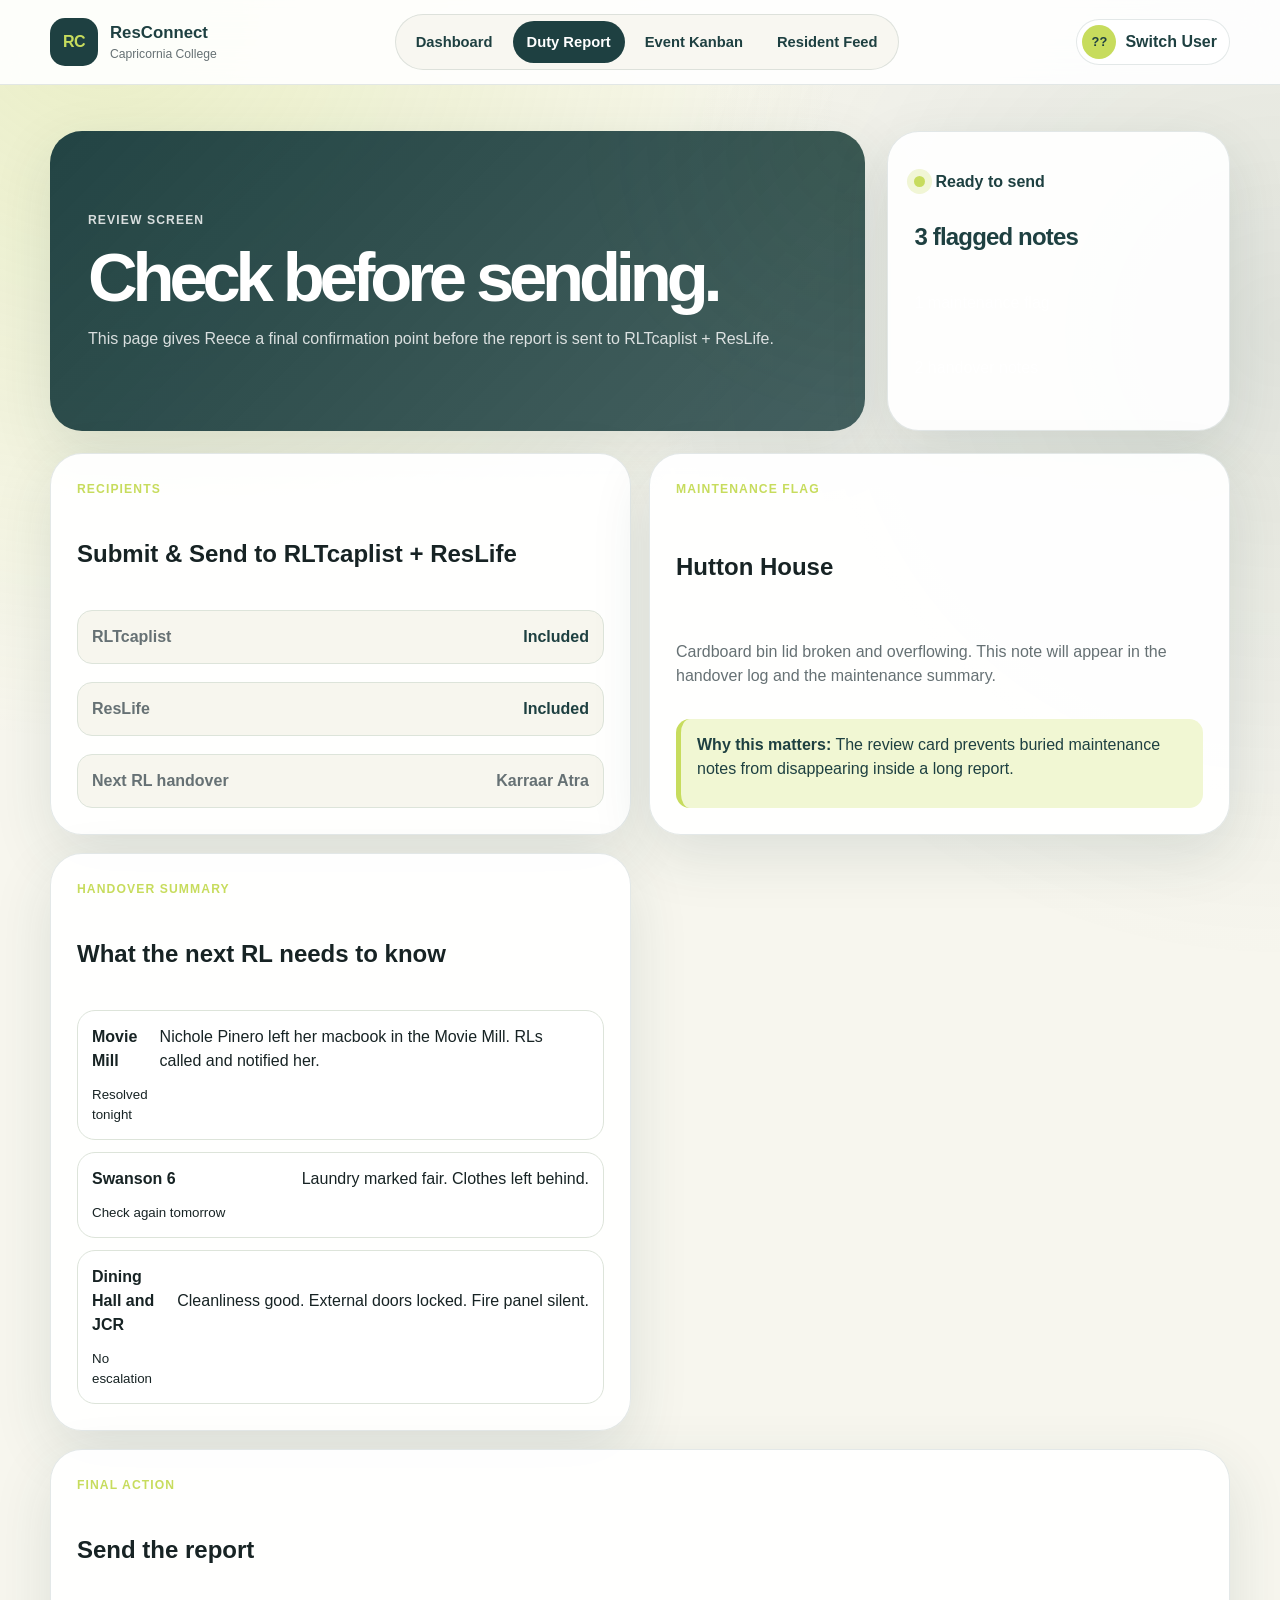
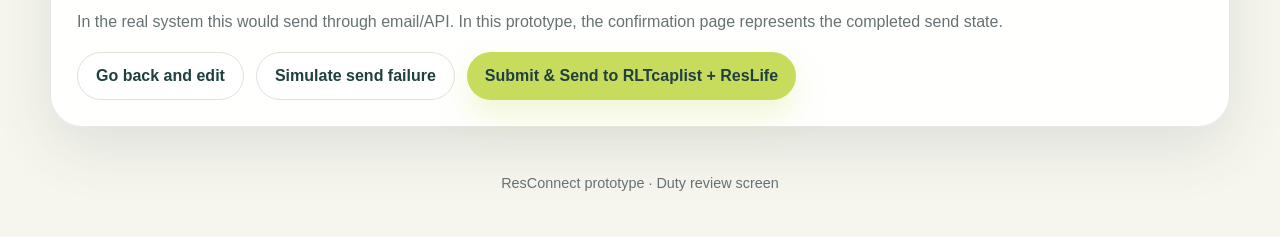
<file: duty-review.html>
<!-- 
====================================================================
File: duty-review.html
Assessment: Assessment 3 ResConnect Prototype
Author: Anshul Bairy
Student ID: 12266750
Unit Coordinator: Ayub Bokani
Tutor: Maneerat Rumsamrong

Purpose: The final confirmation and review screen before sending the duty report.
====================================================================
-->
<!DOCTYPE html>
<html lang="en">
<head>
  <meta charset="UTF-8">
  <meta name="viewport" content="width=device-width, initial-scale=1.0">
  <title>ResConnect | Review Duty Report</title>
  <link rel="stylesheet" href="style.css">
</head>

<body>
  <input type="checkbox" id="menu-toggle" class="menu-toggle">

  <header class="app-header">
    <a href="index.html" class="brand">
      <span class="brand-mark">RC</span>
      <span class="brand-copy"><strong>ResConnect</strong><small>Capricornia College</small></span>
    </a>

    <label for="menu-toggle" class="hamburger" aria-label="Open navigation menu">
      <span></span><span></span><span></span>
    </label>

    <nav class="main-nav" aria-label="Main navigation">
      <a href="index.html">Dashboard</a>
      <a href="duty-report.html" class="active">Duty Report</a>
      <a href="events.html">Event Kanban</a>
      <a href="feed.html">Resident Feed</a>
    </nav>

    <div class="header-actions">
      <div class="user-switch-container">
        <div tabindex="0" class="profile-chip">
          <span>??</span>
          <strong>Switch User</strong>
        </div>
        <div class="user-dropdown">
          <a href="index.html"><span>AB</span> <strong>Anshul (Dashboard)</strong></a>
          <a href="rl-workspace.html"><span>RW</span> <strong>Reece (RL Workspace)</strong></a>
          <a href="feed.html"><span>KS</span> <strong>Kuni (Resident Feed)</strong></a>
        </div>
      </div>
    </div>
  </header>

  <main class="page-shell">
    <section class="form-hero">
      <div>
        <p class="eyebrow">Review screen</p>
        <h1>Check before sending.</h1>
        <p>
          This page gives <span id="review-first-point">Reece</span> a final confirmation point before the report is sent to RLTcaplist + ResLife.
        </p>
      </div>

      <aside class="shift-card">
        <div class="panel-topline">
          <span class="status-dot"></span>
          <strong>Ready to send</strong>
        </div>
        <h2>3 flagged notes</h2>
        <p>1 maintenance flag</p>
        <p>2 handover notes</p>
      </aside>
    </section>

    <section class="review-grid">
      <article class="form-card">
        <p class="eyebrow">Recipients</p>
        <h2>Submit & Send to RLTcaplist + ResLife</h2>

        <div class="status-strip">
          <span>RLTcaplist</span>
          <strong>Included</strong>
        </div>

        <div class="status-strip">
          <span>ResLife</span>
          <strong>Included</strong>
        </div>

        <div class="status-strip">
          <span>Next RL handover</span>
          <strong><span id="review-second-point">Karraar Atra</span></strong>
        </div>
      </article>

      <article class="form-card">
        <!-- hardcoded a maintenance flag here just to show the assessor how warnings stand out in the review phase -->
        <p class="eyebrow">Maintenance flag</p>
        <h2>Hutton House</h2>
        <p class="muted">
          Cardboard bin lid broken and overflowing. This note will appear in the handover log and the maintenance summary.
        </p>

        <div class="inline-alert">
          <strong>Why this matters:</strong>
          The review card prevents buried maintenance notes from disappearing inside a long report.
        </div>
      </article>

      <article class="form-card">
        <p class="eyebrow">Handover summary</p>
        <h2>What the next RL needs to know</h2>

        <div class="location-list">
          <div class="location-row">
            <strong>Movie Mill</strong>
            <span>Nichole Pinero left her macbook in the Movie Mill. RLs called and notified her.</span>
            <small>Resolved tonight</small>
          </div>

          <div class="location-row warning">
            <strong>Swanson 6</strong>
            <span>Laundry marked fair. Clothes left behind.</span>
            <small>Check again tomorrow</small>
          </div>

          <div class="location-row">
            <strong>Dining Hall and JCR</strong>
            <span>Cleanliness good. External doors locked. Fire panel silent.</span>
            <small>No escalation</small>
          </div>
        </div>
      </article>

      <!-- this page acts as the final confirmation state before sending to the RLTcaplist -->
      <article class="form-card send-card">
        <p class="eyebrow">Final action</p>
        <h2>Send the report</h2>
        <p class="muted">
          In the real system this would send through email/API. In this prototype, the confirmation page represents the completed send state.
        </p>

        <div class="button-row">
          <a href="duty-report.html" class="button button-secondary dark-text">Go back and edit</a>
          <a href="duty-offline.html" class="button button-secondary dark-text">Simulate send failure</a>
          <a href="duty-success.html" class="button button-primary">Submit & Send to RLTcaplist + ResLife</a>
        </div>
      </article>
    </section>
  </main>

  <footer class="app-footer">
    <p>ResConnect prototype · Duty review screen</p>
  </footer>

  <script>
    // Pull names from URL parameters dynamically passed by the duty report form
    <!-- tiny javascript snippet here to grab the names from the URL and update the review screen dynamically so it actually feels like a working app -->
    const urlParams = new URLSearchParams(window.location.search);
    const firstPoint = urlParams.get('firstPoint');
    const secondPoint = urlParams.get('secondPoint');
    
    // Only update if parameters actually exist in the URL (i.e. from the custom form submission)
    if (firstPoint && firstPoint.trim() !== '') {
      // Get the first name by splitting at the space
      const firstName = firstPoint.split(' ')[0];
      document.getElementById('review-first-point').textContent = firstName;
    }
    
    if (secondPoint && secondPoint.trim() !== '') {
      document.getElementById('review-second-point').textContent = secondPoint;
    }
  </script>
</body>
</html>
</file>
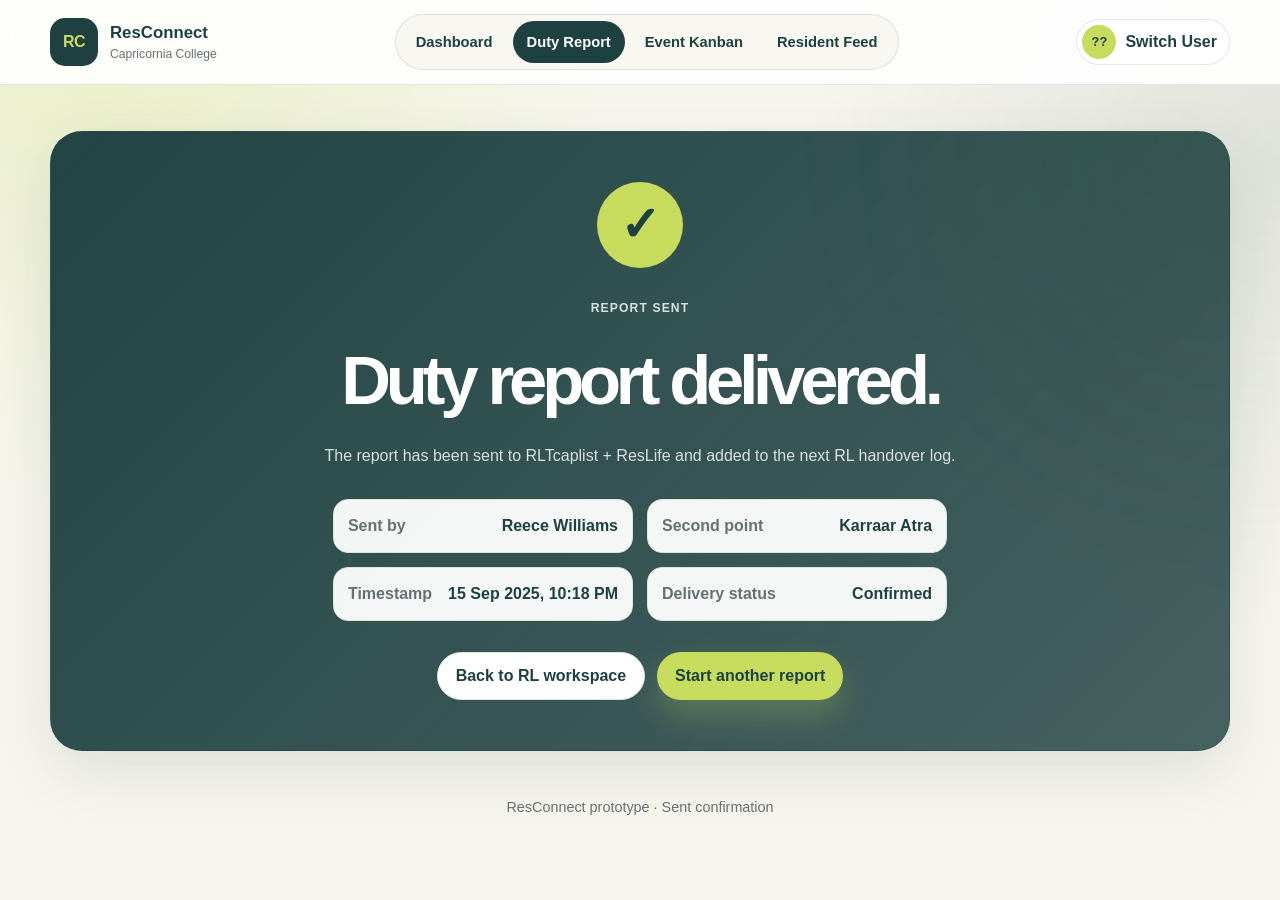
<file: duty-success.html>
<!-- 
====================================================================
File: duty-success.html
Assessment: Assessment 3 ResConnect Prototype
Author: Anshul Bairy
Student ID: 12266750
Unit Coordinator: Ayub Bokani
Tutor: Maneerat Rumsamrong

Purpose: Success state page confirming the duty report was submitted.
====================================================================
-->
<!DOCTYPE html>
<html lang="en">
<head>
  <meta charset="UTF-8">
  <meta name="viewport" content="width=device-width, initial-scale=1.0">
  <title>ResConnect | Duty Report Sent</title>
  <link rel="stylesheet" href="style.css">
</head>

<body>
  <input type="checkbox" id="menu-toggle" class="menu-toggle">

  <header class="app-header">
    <a href="index.html" class="brand">
      <span class="brand-mark">RC</span>
      <span class="brand-copy"><strong>ResConnect</strong><small>Capricornia College</small></span>
    </a>

    <label for="menu-toggle" class="hamburger" aria-label="Open navigation menu">
      <span></span><span></span><span></span>
    </label>

    <nav class="main-nav" aria-label="Main navigation">
      <a href="index.html">Dashboard</a>
      <a href="duty-report.html" class="active">Duty Report</a>
      <a href="events.html">Event Kanban</a>
      <a href="feed.html">Resident Feed</a>
    </nav>

    <div class="header-actions">
      <div class="user-switch-container">
        <div tabindex="0" class="profile-chip">
          <span>??</span>
          <strong>Switch User</strong>
        </div>
        <div class="user-dropdown">
          <a href="index.html"><span>AB</span> <strong>Anshul (Dashboard)</strong></a>
          <a href="rl-workspace.html"><span>RW</span> <strong>Reece (RL Workspace)</strong></a>
          <a href="feed.html"><span>KS</span> <strong>Kuni (Resident Feed)</strong></a>
        </div>
      </div>
    </div>
  </header>

  <main class="page-shell">
    <section class="confirm-panel">
      <div class="success-mark">✓</div>
      <p class="eyebrow">Report sent</p>
      <h1>Duty report delivered.</h1>
      <p>
        The report has been sent to RLTcaplist + ResLife and added to the next RL handover log.
      </p>

      <div class="confirm-grid">
        <div class="status-strip">
          <span>Sent by</span>
          <strong>Reece Williams</strong>
        </div>

        <div class="status-strip">
          <span>Second point</span>
          <strong>Karraar Atra</strong>
        </div>

        <div class="status-strip">
          <span>Timestamp</span>
          <strong>15 Sep 2025, 10:18 PM</strong>
        </div>

        <div class="status-strip">
          <span>Delivery status</span>
          <strong>Confirmed</strong>
        </div>
      </div>

      <div class="button-row centre-row">
        <a href="rl-workspace.html" class="button button-secondary dark-text">Back to RL workspace</a>
        <a href="duty-report.html" class="button button-primary">Start another report</a>
      </div>
    </section>
  </main>

  <footer class="app-footer">
    <p>ResConnect prototype · Sent confirmation</p>
  </footer>
</body>
</html>
</file>
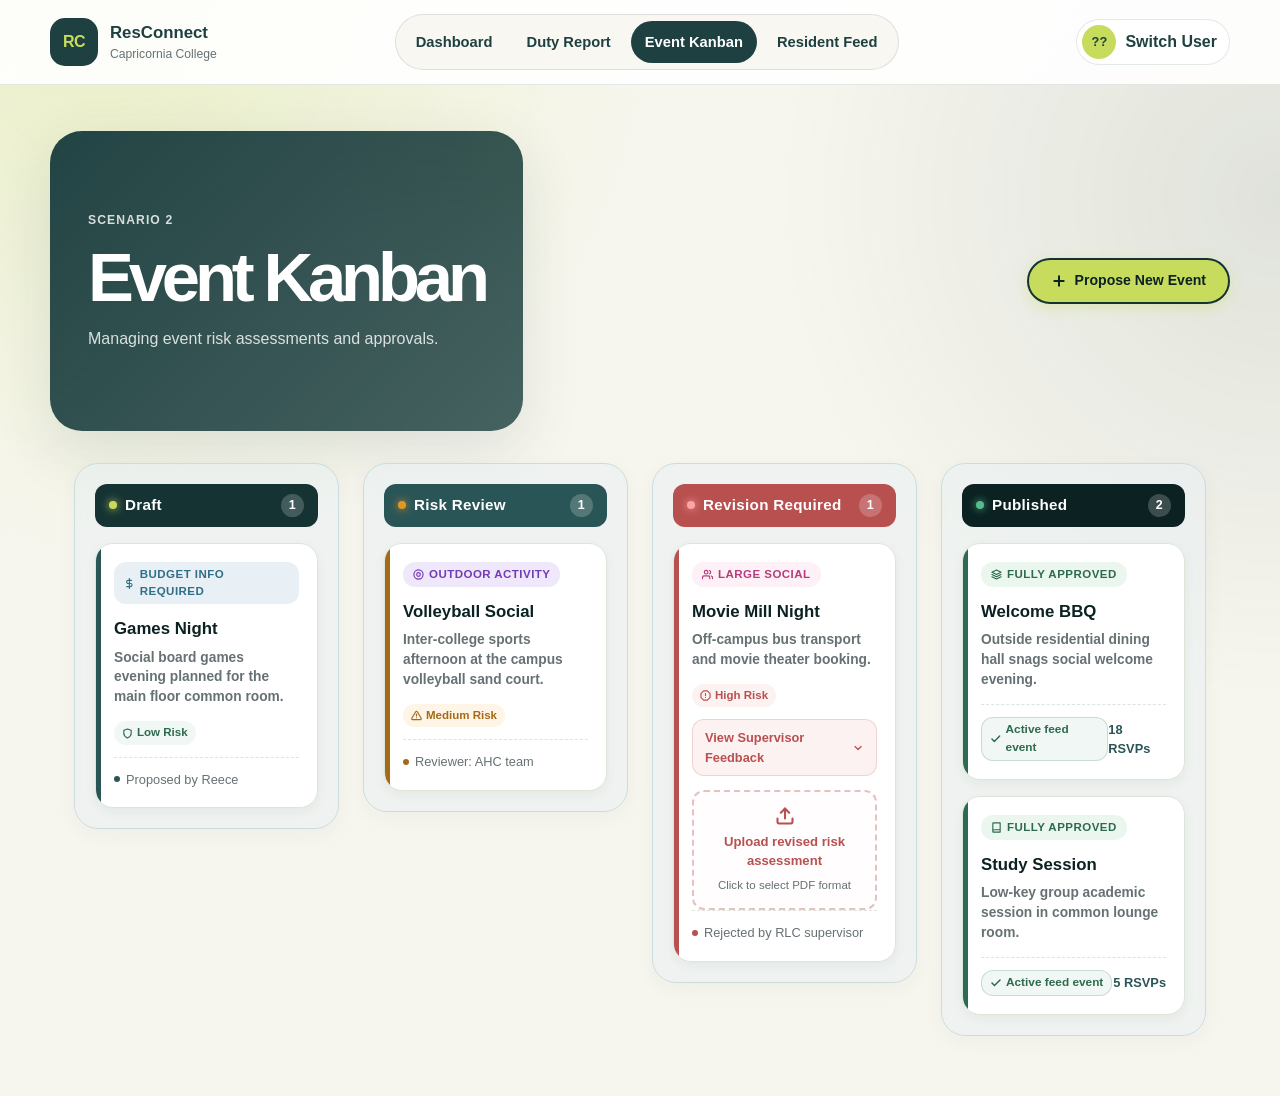
<file: events.html>
<!-- 
====================================================================
File: events.html
Assessment: Assessment 3 ResConnect Prototype
Author: Anshul Bairy
Student ID: 12266750
Unit Coordinator: Ayub Bokani
Tutor: Maneerat Rumsamrong

Purpose: The Event Kanban board for managing risk assessments and publishing college events.
====================================================================
-->
<!DOCTYPE html>
<html lang="en">
<head>
  <meta charset="UTF-8">
  <meta name="viewport" content="width=device-width, initial-scale=1.0">
  <title>ResConnect | Event Kanban</title>
  <link rel="stylesheet" href="style.css">
  
  <!-- Inline styles specifically to handle the colorful, high-fidelity CQU Green Kanban theme -->
  <style>
    /* Premium CQU brand palette variables */
    :root {
      --cqu-darkest:  #0B2122;   /* deepest midnight green */
      --cqu-deep:     #163334;   /* forest dark green */
      --cqu-mid:      #1E4041;   /* primary brand green */
      --cqu-teal:     #2A5557;   /* vibrant dark teal */
      --cqu-mint:     #EAF1F2;   /* soft mint background tint */
      --cqu-mint-dark:#CADCDE;   /* medium mint borders */
      --cqu-lime:     #C7DC5D;   /* bright lime brand accent */
      --cqu-lime-soft:#F1F7D3;   /* pastel lime tint */
      
      /* Card-specific status colors */
      --color-draft:  var(--cqu-teal);
      --color-review: #A56A16;   /* warm gold warning */
      --color-reject: #B95050;   /* deep coral danger */
      --color-good:   #2E6A4F;   /* emerald success */
      
      --color-draft-soft:  var(--cqu-mint);
      --color-review-soft: #FFF5E6;
      --color-reject-soft: #FDF2F2;
      --color-good-soft:   #F0F7F4;
    }

    /* Style the main board wrapper */
    .kanban-board-container {
      max-width: var(--page-max);
      margin: 0 auto;
      padding: 0 24px 60px;
    }

    .kanban-board {
      display: grid;
      grid-template-columns: repeat(4, 1fr);
      gap: 24px;
      margin-top: 10px;
      align-items: start;
    }

    @media (max-width: 1024px) {
      .kanban-board {
        grid-template-columns: repeat(2, 1fr);
      }
    }

    @media (max-width: 640px) {
      .kanban-board {
        grid-template-columns: 1fr;
      }
    }

    /* Beautiful frosted columns utilizing CQU mist backgrounds (Idea 6 inspired) */
    .kanban-column {
      background: rgba(234, 241, 242, 0.6);
      backdrop-filter: blur(8px);
      border: 1px solid var(--cqu-mint-dark);
      border-radius: var(--radius-lg);
      padding: 20px;
      display: flex;
      flex-direction: column;
      gap: 16px;
      box-shadow: 0 6px 20px rgba(15, 40, 41, 0.04);
    }

    /* Glowing column headers (Idea 1) */
    .kanban-header-bar {
      display: flex;
      justify-content: space-between;
      align-items: center;
      padding: 10px 14px;
      border-radius: var(--radius-sm);
      color: #fff;
      font-weight: 700;
      font-size: 0.95rem;
      letter-spacing: 0.02em;
    }

    /* Color variations for column headers using deep brand colors */
    .column-draft    .kanban-header-bar { background: var(--cqu-deep); }
    .column-review   .kanban-header-bar { background: var(--cqu-teal); }
    .column-revision .kanban-header-bar { background: var(--color-reject); }
    .column-publish  .kanban-header-bar { background: var(--cqu-darkest); }

    .header-title-group {
      display: flex;
      align-items: center;
      gap: 8px;
    }

    /* Pulsing status lights in header (Idea 1) */
    .status-light {
      width: 8px;
      height: 8px;
      border-radius: 50%;
      background: var(--cqu-lime);
      display: inline-block;
      box-shadow: 0 0 8px var(--cqu-lime);
    }
    
    .column-revision .status-light {
      background: #FFA3A3;
      box-shadow: 0 0 8px #FFA3A3;
    }

    .kanban-header-bar .count {
      background: rgba(255, 255, 255, 0.2);
      padding: 2px 8px;
      border-radius: 999px;
      font-size: 0.78rem;
    }

    /* Hide the select toggle checkbox (Idea 7) */
    .card-select-toggle {
      display: none;
    }

    /* Premium interactive cards (Idea 3 & Idea 7) */
    .kanban-card-wrapper {
      display: block;
      cursor: pointer;
    }

    .kanban-card {
      background: var(--paper);
      border: 1px solid var(--line);
      border-radius: var(--radius-md);
      padding: 18px;
      position: relative;
      overflow: hidden;
      box-shadow: 0 4px 12px rgba(15, 40, 41, 0.05);
      transition: transform 0.22s cubic-bezier(0.165, 0.84, 0.44, 1), 
                  box-shadow 0.22s cubic-bezier(0.165, 0.84, 0.44, 1), 
                  border-color 0.22s;
    }

    /* Side Accent Stripe on Hover (Idea 3) */
    .kanban-card::before {
      content: '';
      position: absolute;
      left: 0;
      top: 0;
      bottom: 0;
      width: 5px;
      transition: width 0.22s cubic-bezier(0.165, 0.84, 0.44, 1);
    }

    /* Card accent stripe colors */
    .column-draft    .kanban-card::before { background: var(--color-draft); }
    .column-review   .kanban-card::before { background: var(--color-review); }
    .column-revision .kanban-card::before { background: var(--color-reject); }
    .column-publish  .kanban-card::before { background: var(--color-good); }

    /* Hover animations */
    .kanban-card:hover {
      transform: translateY(-4px) scale(1.01);
      box-shadow: 0 12px 30px rgba(15, 40, 41, 0.12);
      border-color: var(--cqu-mint-dark);
    }

    .kanban-card:hover::before {
      width: 8px; /* Accent stripe expands on hover */
    }

    /* Selected state via hidden checkbox (Idea 7) */
    .card-select-toggle:checked + .kanban-card {
      border: 2px solid var(--cqu-lime);
      background: var(--cqu-lime-soft);
      box-shadow: 0 8px 24px rgba(199, 220, 93, 0.3);
    }

    /* Card typography */
    .kanban-card h4 {
      margin: 0 0 6px 0;
      font-size: 1.05rem;
      color: var(--cqu-darkest);
      font-weight: 700;
    }

    .kanban-card p {
      margin: 0 0 14px 0;
      font-size: 0.86rem;
      color: var(--muted);
      line-height: 1.45;
    }

    /* Metadata inline tags with SVGs (Idea 2) */
    .card-meta-row {
      display: flex;
      flex-wrap: wrap;
      gap: 8px;
      margin-bottom: 12px;
    }

    .meta-tag {
      display: inline-flex;
      align-items: center;
      gap: 5px;
      padding: 4px 10px;
      border-radius: var(--radius-sm);
      font-size: 0.72rem;
      font-weight: 700;
      text-transform: uppercase;
      letter-spacing: 0.04em;
    }

    /* Metadata icons */
    .meta-tag svg {
      width: 11px;
      height: 11px;
      stroke: currentColor;
      fill: none;
      stroke-width: 2.5;
      stroke-linecap: round;
      stroke-linejoin: round;
    }

    /* Inline Risk Rating Badges (Idea 4) */
    .risk-badge {
      display: inline-flex;
      align-items: center;
      gap: 4px;
      padding: 3px 8px;
      border-radius: var(--radius-sm);
      font-size: 0.72rem;
      font-weight: bold;
    }

    .risk-badge svg {
      width: 11px;
      height: 11px;
      stroke: currentColor;
      fill: none;
      stroke-width: 2.5;
    }

    /* Risk variations */
    .risk-low {
      background: var(--color-good-soft);
      color: var(--color-good);
    }
    .risk-medium {
      background: var(--color-review-soft);
      color: var(--color-review);
    }
    .risk-high {
      background: var(--color-reject-soft);
      color: var(--color-reject);
    }

    /* Category colors */
    .tag-budget {
      background: #E8F0F5;
      color: #2F6F88;
    }
    .tag-sports {
      background: #EFE8FA;
      color: #723CB5;
    }
    .tag-social {
      background: #FDF0F6;
      color: #B53C7C;
    }

    /* Card Bottom Row showing avatar assignment */
    .card-footer-row {
      display: flex;
      justify-content: space-between;
      align-items: center;
      padding-top: 12px;
      border-top: 1px dashed var(--line);
      font-size: 0.8rem;
    }

    .card-author {
      display: flex;
      align-items: center;
      gap: 6px;
      color: var(--muted);
      font-weight: 500;
    }

    .author-dot {
      width: 6px;
      height: 6px;
      border-radius: 50%;
      background: var(--cqu-teal);
    }

    /* Ready to Publish Check Badge (Idea 9) */
    .publish-check-badge {
      display: inline-flex;
      align-items: center;
      gap: 4px;
      background: var(--color-good-soft);
      color: var(--color-good);
      border: 1px solid rgba(46, 106, 79, 0.2);
      border-radius: var(--radius-sm);
      padding: 3px 8px;
      font-size: 0.74rem;
      font-weight: 700;
    }

    .publish-check-badge svg {
      width: 12px;
      height: 12px;
      stroke: currentColor;
      fill: none;
      stroke-width: 3;
    }

    /* Interactive CSS Collapse Feedback Box (Idea 5) */
    .feedback-collapse-input {
      display: none;
    }

    .feedback-header-bar {
      display: flex;
      justify-content: space-between;
      align-items: center;
      background: var(--color-reject-soft);
      color: var(--color-reject);
      padding: 8px 12px;
      border-radius: var(--radius-sm);
      font-size: 0.8rem;
      font-weight: 700;
      cursor: pointer;
      margin-top: 12px;
      border: 1px solid rgba(185, 80, 80, 0.2);
      transition: background 0.18s;
    }

    .feedback-header-bar:hover {
      background: #FADCDC;
    }

    .feedback-header-bar svg {
      width: 14px;
      height: 14px;
      stroke: currentColor;
      fill: none;
      stroke-width: 2.5;
      transition: transform 0.2s;
    }

    /* Expand panels via checkbox hack */
    .feedback-content-panel {
      max-height: 0;
      overflow: hidden;
      transition: max-height 0.25s ease-out;
      background: #FFF9F9;
      border-radius: 0 0 var(--radius-sm) var(--radius-sm);
    }

    .feedback-inner-text {
      padding: 12px;
      font-size: 0.82rem;
      line-height: 1.45;
      color: #8C3A3A;
      border-left: 3px solid var(--color-reject);
      border-right: 1px solid rgba(185, 80, 80, 0.15);
      border-bottom: 1px solid rgba(185, 80, 80, 0.15);
    }

    .feedback-collapse-input:checked + .feedback-header-bar svg {
      transform: rotate(180deg);
    }

    .feedback-collapse-input:checked ~ .feedback-content-panel {
      max-height: 250px;
    }

    /* Dashed Upload Drop Interaction Area (Idea 10) */
    .dashed-upload-zone {
      display: block;
      margin-top: 14px;
      border: 2px dashed rgba(185, 80, 80, 0.35);
      background: #FFFDFD;
      border-radius: var(--radius-sm);
      padding: 14px;
      text-align: center;
      cursor: pointer;
      transition: border-color 0.2s, background 0.2s;
    }

    .dashed-upload-zone:hover {
      border-color: var(--color-reject);
      background: var(--color-reject-soft);
    }

    .upload-zone-text {
      display: flex;
      flex-direction: column;
      align-items: center;
      gap: 6px;
      color: var(--color-reject);
      font-weight: 700;
      font-size: 0.82rem;
    }

    .upload-zone-text svg {
      width: 20px;
      height: 20px;
      stroke: currentColor;
      fill: none;
      stroke-width: 2.5;
    }

    .upload-zone-sub {
      font-size: 0.72rem;
      color: var(--muted);
      font-weight: 500;
    }

    .dashed-upload-zone input[type="file"] {
      display: none; /* Hide default selector */
    }

    /* 
      ========================================================================
      PURE CSS MODAL + INTERACTIVE KANBAN ROUTING FLOW STYLING
      ========================================================================
    */
    
    /* Toggle checkboxes to drive the UI flow states */
    .modal-toggle { display: none; }
    .new-card-state-toggle { display: none; }

    /* Floating Action Button (FAB) at top-right of page hero */
    .add-event-fab {
      display: inline-flex;
      align-items: center;
      gap: 8px;
      padding: 10px 22px;
      background: var(--cqu-lime);
      color: var(--cqu-darkest);
      font-weight: 900;
      font-size: 0.88rem;
      border-radius: 999px;
      border: 2px solid var(--cqu-deep);
      cursor: pointer;
      transition: transform 0.18s, box-shadow 0.18s;
      box-shadow: 0 4px 14px rgba(199, 220, 93, 0.35);
    }

    .add-event-fab:hover {
      transform: translateY(-2px);
      box-shadow: 0 8px 24px rgba(199, 220, 93, 0.5);
    }

    .add-event-fab svg {
      width: 16px;
      height: 16px;
      stroke: currentColor;
      fill: none;
      stroke-width: 3;
    }

    /* Modal dialog layout wrapper */
    .modal-overlay {
      position: fixed;
      top: 0;
      left: 0;
      right: 0;
      bottom: 0;
      background: rgba(11, 33, 34, 0.75);
      backdrop-filter: blur(5px);
      z-index: 1000;
      display: none;
      place-items: center;
      padding: 20px;
    }

    .modal-box {
      background: var(--paper);
      border-radius: var(--radius-lg);
      border: 2px solid var(--cqu-mint-dark);
      max-width: 580px;
      width: 100%;
      box-shadow: 0 20px 60px rgba(11, 33, 34, 0.4);
      overflow: hidden;
      animation: modalSlide 0.25s cubic-bezier(0.165, 0.84, 0.44, 1);
    }

    @keyframes modalSlide {
      from { transform: translateY(30px); opacity: 0; }
      to { transform: translateY(0); opacity: 1; }
    }

    .modal-header {
      background: var(--cqu-darkest);
      color: #fff;
      padding: 20px 24px;
      display: flex;
      justify-content: space-between;
      align-items: center;
    }

    .modal-header h3 {
      margin: 0;
      font-size: 1.15rem;
      font-weight: 800;
    }

    .modal-close-btn {
      cursor: pointer;
      color: var(--cqu-lime);
      display: flex;
      align-items: center;
      justify-content: center;
    }

    .modal-close-btn svg {
      width: 22px;
      height: 22px;
      stroke: currentColor;
      stroke-width: 2.5;
    }

    .modal-body {
      padding: 24px;
    }

    .form-group {
      display: flex;
      flex-direction: column;
      gap: 6px;
      margin-bottom: 18px;
    }

    .form-group label {
      font-size: 0.8rem;
      font-weight: 700;
      color: var(--cqu-deep);
      text-transform: uppercase;
      letter-spacing: 0.03em;
    }

    .form-group input, 
    .form-group select, 
    .form-group textarea {
      padding: 10px 14px;
      border-radius: var(--radius-sm);
      border: 1px solid var(--cqu-mint-dark);
      background: var(--cqu-mint);
      color: var(--cqu-darkest);
      font-size: 0.9rem;
    }

    .form-group input:focus, 
    .form-group select:focus, 
    .form-group textarea:focus {
      outline: 2px solid var(--cqu-lime);
      background: #fff;
    }

    .modal-footer {
      background: var(--cqu-mint);
      padding: 16px 24px;
      display: flex;
      justify-content: flex-end;
      gap: 12px;
      border-top: 1px solid var(--cqu-mint-dark);
    }

    .btn {
      display: inline-flex;
      align-items: center;
      gap: 8px;
      padding: 10px 20px;
      border-radius: 999px;
      font-size: 0.86rem;
      font-weight: 700;
      cursor: pointer;
      border: 0;
      text-decoration: none;
      transition: background 0.18s;
    }

    .btn-secondary {
      background: #fff;
      border: 1px solid var(--cqu-mint-dark);
      color: var(--cqu-teal);
    }

    .btn-secondary:hover {
      background: var(--cqu-mint-dark);
    }

    .btn-primary {
      background: var(--cqu-mid);
      color: var(--cqu-lime);
    }

    .btn-primary:hover {
      background: var(--cqu-darkest);
    }

    /* 
      DYNAMIC DRAFT vs RISK REVIEW BOARD ROUTING STATE
      Depending on which action buttons the user clicks in the modal:
      - Clicking "Save Draft" checks NO checkboxes (default state).
      - Clicking "Cancel" closes the modal overlay.
      - Clicking "Submit for Risk Review" checks the state toggles, which hiding/showing cards.
    */
    .new-card-draft { display: none; }
    .new-card-review { display: none; }

    /* When DRAFT state checkbox is checked, show card in Draft column */
    body:has(#state-draft:checked) .new-card-draft {
      display: block;
    }
    
    /* Increments column count dynamically */
    body:has(#state-draft:checked) .column-draft .count::after {
      content: " → 2";
      color: var(--cqu-lime);
      font-weight: 900;
    }

    /* When REVIEW state checkbox is checked, show card in Risk Review column */
    body:has(#state-review:checked) .new-card-review {
      display: block;
    }

    body:has(#state-review:checked) .column-review .count::after {
      content: " → 2";
      color: var(--cqu-lime);
      font-weight: 900;
    }

    /* CSS Modal open rule */
    body:has(#toggle-add-modal:checked) .modal-overlay {
      display: grid;
    }

  </style>
</head>

<body>
  <input type="checkbox" id="menu-toggle" class="menu-toggle">
  
  <!-- 
    DYNAMIC FLOW DRIVERS 
    These checkboxes sit at the top of body to maintain the state of uploader modal
    and determine which column the newly built event lands inside.
  -->
  <input type="checkbox" id="toggle-add-modal" class="modal-toggle">
  <input type="checkbox" id="state-draft" class="new-card-state-toggle">
  <input type="checkbox" id="state-review" class="new-card-state-toggle">

  <header class="app-header">
    <!-- brand logo block: RC for ResConnect, keeping it simple and recognizable -->
    <a href="index.html" class="brand">
      <span class="brand-mark">RC</span>
      <span class="brand-copy"><strong>ResConnect</strong><small>Capricornia College</small></span>
    </a>

    <label for="menu-toggle" class="hamburger" aria-label="Open navigation menu">
      <span></span><span></span><span></span>
    </label>

    <nav class="main-nav" aria-label="Main navigation">
      <!-- semantic nav tags so it's fully accessible if they run a screenreader over it -->
      <a href="index.html">Dashboard</a>
      <a href="duty-report.html">Duty Report</a>
      <a href="events.html" class="active">Event Kanban</a>
      <a href="feed.html">Resident Feed</a>
    </nav>

    <div class="header-actions">
      <!-- user switch chip for quick context swapping between RL, student, or admin views -->
      <div class="user-switch-container">
        <div tabindex="0" class="profile-chip">
          <span>??</span>
          <strong>Switch User</strong>
        </div>
        <div class="user-dropdown">
          <a href="index.html"><span>AB</span> <strong>Anshul (Dashboard)</strong></a>
          <a href="rl-workspace.html"><span>RW</span> <strong>Reece (RL Workspace)</strong></a>
          <a href="feed.html"><span>KS</span> <strong>Kuni (Resident Feed)</strong></a>
        </div>
      </div>
    </div>
  </header>

  <main class="page-shell">
    <section class="form-hero" style="display: flex; justify-content: space-between; align-items: center; flex-wrap: wrap; gap: 20px;">
      <div>
        <p class="eyebrow">Scenario 2</p>
        <h1>Event Kanban</h1>
        <!-- added a small helper text here to guide the user on what this board is for -->
        <p>Managing event risk assessments and approvals.</p>
      </div>
      <div>
        <!-- FAB triggering the modal overlay purely through CSS -->
        <label for="toggle-add-modal" class="add-event-fab">
          <svg viewBox="0 0 24 24"><line x1="12" y1="5" x2="12" y2="19"/><line x1="5" y1="12" x2="19" y2="12"/></svg>
          Propose New Event
        </label>
      </div>
    </section>

    <!-- Modal dialog uploader form -->
    <div class="modal-overlay">
      <div class="modal-box">
        <div class="modal-header">
          <h3>Propose New College Event</h3>
          <label for="toggle-add-modal" class="modal-close-btn">
            <svg viewBox="0 0 24 24"><line x1="18" y1="6" x2="6" y2="18"/><line x1="6" y1="6" x2="18" y2="18"/></svg>
          </label>
        </div>
        <div class="modal-body">
          <div class="form-group">
            <label>Event Name</label>
            <!-- autofocus would be nice here but keeping it standard for now -->
            <input type="text" id="event-input-name" placeholder="e.g. Trivia Championship" required>
          </div>
          <div class="form-group">
            <label>Risk Level Classification</label>
            <select id="event-input-risk">
              <option value="low">Low Risk - Standard On-Campus Lounge Activity</option>
              <option value="medium">Medium Risk - Outdoor Sports or Dining Social</option>
              <option value="high">High Risk - Large Scale or Off-Campus Social</option>
            </select>
          </div>
          <div class="form-group">
            <label>Event Category Group</label>
            <select id="event-input-category">
              <option value="social">Social and Networking Gathering</option>
              <option value="sports">Active Outdoor and Sports Game</option>
              <option value="budget">Academic and Study Session</option>
            </select>
          </div>
          <div class="form-group">
            <label>Event Description</label>
            <!-- textarea for more detailed event planning notes -->
            <textarea id="event-input-desc" placeholder="Brief outline of event logistics, maximum capacity parameters, and equipment details." rows="3"></textarea>
          </div>
        </div>
        <div class="modal-footer">
          <!-- Clicking Cancel simply untoggles the modal display checkbox -->
          <label for="toggle-add-modal" class="btn btn-secondary">Cancel</label>
          
          <!-- Save Draft triggers state-draft checked state + closes modal -->
          <label for="state-draft" class="btn btn-secondary" onclick="document.getElementById('toggle-add-modal').checked=false; document.getElementById('state-review').checked=false;">
            Save Draft
          </label>
          
          <!-- Submit for Review triggers state-review checked state + closes modal -->
          <label for="state-review" class="btn btn-primary" onclick="document.getElementById('toggle-add-modal').checked=false; document.getElementById('state-draft').checked=false;">
            Submit for Risk Review
          </label>
        </div>
      </div>
    </div>

    <div class="kanban-board-container">
      <div class="kanban-board">
        
        <!-- ==================== COLUMN 1: DRAFT ==================== -->
        <div class="kanban-column column-draft">
          <div class="kanban-header-bar">
            <div class="header-title-group">
              <span class="status-light"></span>
              <span>Draft</span>
            </div>
            <!-- simple counter badge at the top of the column to see how many events are pending -->
            <span class="count">1</span>
          </div>

          <!-- 
            DYNAMIC DRAFT CARD (ROUTED CSS STATE)
            Hidden by default, lights up dynamically if Save Draft is pressed.
          -->
          <div class="new-card-draft">
            <label class="kanban-card-wrapper" for="select-card-new-draft">
              <input type="checkbox" id="select-card-new-draft" class="card-select-toggle">
              <div class="kanban-card" style="border: 2px solid var(--cqu-teal); background: #FAFDFE;">
                <div class="card-meta-row">
                  <span class="meta-tag tag-social">
                    <svg viewBox="0 0 24 24"><line x1="12" y1="1" x2="12" y2="23"/><path d="M17 5H9.5a3.5 3.5 0 0 0 0 7h5a3.5 3.5 0 0 1 0 7H6"/></svg>
                    New Draft Event
                  </span>
                </div>
                <h4>Trivia Championship</h4>
                <p>Social gathering for college teams with custom trivia quizzes and prizes.</p>
                <div class="card-meta-row">
                  <span class="risk-badge risk-low">
                    <svg viewBox="0 0 24 24"><path d="M12 22s8-4 8-10V5l-8-3-8 3v7c0 6 8 10 8 10z"/></svg>
                    Low Risk
                  </span>
                </div>
                <div class="card-footer-row">
                  <div class="card-author">
                    <span class="author-dot"></span>
                    <span>Proposed by Reece</span>
                  </div>
                </div>
              </div>
            </label>
          </div>

          <!-- Interactive Selectable Card 1 (Idea 7) -->
          <label class="kanban-card-wrapper" for="select-card-games">
            <input type="checkbox" id="select-card-games" class="card-select-toggle">
            
            <div class="kanban-card">
              <!-- Meta Tags (Idea 2) -->
              <div class="card-meta-row">
                <span class="meta-tag tag-budget">
                  <svg viewBox="0 0 24 24"><line x1="12" y1="1" x2="12" y2="23"/><path d="M17 5H9.5a3.5 3.5 0 0 0 0 7h5a3.5 3.5 0 0 1 0 7H6"/></svg>
                  Budget Info Required
                </span>
              </div>
              
              <h4>Games Night</h4>
              <p>Social board games evening planned for the main floor common room.</p>
              
              <!-- Risk Rating Badge (Idea 4) -->
              <div class="card-meta-row">
                <span class="risk-badge risk-low">
                  <svg viewBox="0 0 24 24"><path d="M12 22s8-4 8-10V5l-8-3-8 3v7c0 6 8 10 8 10z"/></svg>
                  Low Risk
                </span>
              </div>

              <!-- Footer assignment info -->
              <div class="card-footer-row">
                <div class="card-author">
                  <span class="author-dot"></span>
                  <span>Proposed by Reece</span>
                </div>
              </div>
            </div>
          </label>
        </div>

        <!-- ==================== COLUMN 2: RISK REVIEW ==================== -->
        <div class="kanban-column column-review">
          <div class="kanban-header-bar">
            <div class="header-title-group">
              <span class="status-light" style="background:#E29623;box-shadow:0 0 8px #E29623;"></span>
              <span>Risk Review</span>
            </div>
            <span class="count">1</span>
          </div>

          <!-- 
            DYNAMIC RISK REVIEW CARD (ROUTED CSS STATE)
            Hidden by default, lights up dynamically if Submit is pressed.
          -->
          <div class="new-card-review">
            <label class="kanban-card-wrapper" for="select-card-new-review">
              <input type="checkbox" id="select-card-new-review" class="card-select-toggle">
              <div class="kanban-card" style="border: 2px solid var(--color-review); background: #FFFDF9;">
                <div class="card-meta-row">
                  <span class="meta-tag tag-social">
                    <svg viewBox="0 0 24 24"><path d="M17 21v-2a4 4 0 0 0-4-4H5a4 4 0 0 0-4 4v2"/><circle cx="9" cy="7" r="4"/><path d="M23 21v-2a4 4 0 0 0-3-3.87"/><path d="M16 3.13a4 4 0 0 1 0 7.75"/></svg>
                    Awaiting Review
                  </span>
                </div>
                <h4>Trivia Championship</h4>
                <p>Social gathering for college teams with custom trivia quizzes and prizes.</p>
                <div class="card-meta-row">
                  <span class="risk-badge risk-low">
                    <svg viewBox="0 0 24 24"><path d="M12 22s8-4 8-10V5l-8-3-8 3v7c0 6 8 10 8 10z"/></svg>
                    Low Risk
                  </span>
                </div>
                <div class="card-footer-row">
                  <div class="card-author">
                    <span class="author-dot" style="background: var(--color-review);"></span>
                    <span>Proposal Active</span>
                  </div>
                </div>
              </div>
            </label>
          </div>

          <!-- Interactive Selectable Card 2 (Idea 7) -->
          <label class="kanban-card-wrapper" for="select-card-volleyball">
            <input type="checkbox" id="select-card-volleyball" class="card-select-toggle">
            
            <div class="kanban-card">
              <div class="card-meta-row">
                <span class="meta-tag tag-sports">
                  <svg viewBox="0 0 24 24"><circle cx="12" cy="12" r="10"/><path d="M8 12a4 4 0 1 1 8 0 4 4 0 1 1-8 0"/></svg>
                  Outdoor Activity
                </span>
              </div>
              
              <h4>Volleyball Social</h4>
              <p>Inter-college sports afternoon at the campus volleyball sand court.</p>

              <div class="card-meta-row">
                <span class="risk-badge risk-medium">
                  <svg viewBox="0 0 24 24"><path d="M10.29 3.86L1.82 18a2 2 0 0 0 1.71 3h16.94a2 2 0 0 0 1.71-3L13.71 3.86a2 2 0 0 0-3.42 0z"/><line x1="12" y1="9" x2="12" y2="13"/><line x1="12" y1="17" x2="12.01" y2="17"/></svg>
                  Medium Risk
                </span>
              </div>

              <div class="card-footer-row">
                <div class="card-author">
                  <span class="author-dot" style="background:var(--color-review);"></span>
                  <span>Reviewer: AHC team</span>
                </div>
              </div>
            </div>
          </label>
        </div>

        <!-- ==================== COLUMN 3: REVISION REQUIRED ==================== -->
        <div class="kanban-column column-revision">
          <div class="kanban-header-bar">
            <div class="header-title-group">
              <span class="status-light"></span>
              <span>Revision Required</span>
            </div>
            <span class="count">1</span>
          </div>

          <!-- Interactive Selectable Card 3 (Idea 7) -->
          <label class="kanban-card-wrapper" for="select-card-movie">
            <input type="checkbox" id="select-card-movie" class="card-select-toggle">
            
            <div class="kanban-card">
              <div class="card-meta-row">
                <span class="meta-tag tag-social">
                  <svg viewBox="0 0 24 24"><path d="M17 21v-2a4 4 0 0 0-4-4H5a4 4 0 0 0-4 4v2"/><circle cx="9" cy="7" r="4"/><path d="M23 21v-2a4 4 0 0 0-3-3.87"/><path d="M16 3.13a4 4 0 0 1 0 7.75"/></svg>
                  Large Social
                </span>
              </div>

              <h4>Movie Mill Night</h4>
              <p>Off-campus bus transport and movie theater booking.</p>

              <div class="card-meta-row">
                <span class="risk-badge risk-high">
                  <svg viewBox="0 0 24 24"><polygon points="7.86 2 16.14 2 22 7.86 22 16.14 16.14 22 7.86 22 2 16.14 2 7.86 7.86 2"/><line x1="12" y1="8" x2="12" y2="12"/><line x1="12" y1="16" x2="12.01" y2="16"/></svg>
                  High Risk
                </span>
              </div>

              <!-- Interactive CSS Collapse Feedback Box (Idea 5) -->
              <input type="checkbox" id="toggle-feedback-panel" class="feedback-collapse-input">
              <label class="feedback-header-bar" for="toggle-feedback-panel">
                <span>View Supervisor Feedback</span>
                <svg viewBox="0 0 24 24"><polyline points="6 9 12 15 18 9"/></svg>
              </label>
              <div class="feedback-content-panel">
                <div class="feedback-inner-text">
                  You need to explicitly outline the maximum capacity for this transport event. Please attach a revised risk assessment document.
                </div>
              </div>

              <!-- Dashed Upload Zone (Idea 10) -->
              <label class="dashed-upload-zone">
                <span class="upload-zone-text">
                  <svg viewBox="0 0 24 24"><path d="M21 15v4a2 2 0 0 1-2 2H5a2 2 0 0 1-2-2v-4"/><polyline points="17 8 12 3 7 8"/><line x1="12" y1="3" x2="12" y2="15"/></svg>
                  Upload revised risk assessment
                  <span class="upload-zone-sub">Click to select PDF format</span>
                </span>
                <input type="file" required>
              </label>

              <div class="card-footer-row">
                <div class="card-author">
                  <span class="author-dot" style="background:var(--color-reject);"></span>
                  <span>Rejected by RLC supervisor</span>
                </div>
              </div>
            </div>
          </label>
        </div>

        <!-- ==================== COLUMN 4: PUBLISHED ==================== -->
        <div class="kanban-column column-publish">
          <div class="kanban-header-bar">
            <div class="header-title-group">
              <span class="status-light" style="background:#55BD8A;box-shadow:0 0 8px #55BD8A;"></span>
              <span>Published</span>
            </div>
            <span class="count">2</span>
          </div>

          <!-- Card 4.1 -->
          <label class="kanban-card-wrapper" for="select-card-bbq">
            <input type="checkbox" id="select-card-bbq" class="card-select-toggle">
            
            <div class="kanban-card">
              <div class="card-meta-row">
                <span class="meta-tag tag-sports" style="background:#EBF7EE; color:#2E6A4F;">
                  <svg viewBox="0 0 24 24"><path d="M12 2L2 7l10 5 10-5-10-5zM2 17l10 5 10-5M2 12l10 5 10-5"/></svg>
                  Fully Approved
                </span>
              </div>

              <h4>Welcome BBQ</h4>
              <p>Outside residential dining hall snags social welcome evening.</p>

              <div class="card-footer-row">
                <!-- Ready to Publish Check Badge (Idea 9) -->
                <span class="publish-check-badge">
                  <svg viewBox="0 0 24 24"><polyline points="20 6 9 17 4 12"/></svg>
                  Active feed event
                </span>
                <span style="font-weight: 700; color: var(--cqu-teal);">18 RSVPs</span>
              </div>
            </div>
          </label>

          <!-- Card 4.2 -->
          <label class="kanban-card-wrapper" for="select-card-study">
            <input type="checkbox" id="select-card-study" class="card-select-toggle">
            
            <div class="kanban-card">
              <div class="card-meta-row">
                <span class="meta-tag tag-sports" style="background:#EBF7EE; color:#2E6A4F;">
                  <svg viewBox="0 0 24 24"><path d="M4 19.5A2.5 2.5 0 0 1 6.5 17H20M4 19.5A2.5 2.5 0 0 0 6.5 22H20M4 19.5V3a1 1 0 0 1 1-1h15v20H5a1 1 0 0 1-1-1z"/></svg>
                  Fully Approved
                </span>
              </div>

              <h4>Study Session</h4>
              <p>Low-key group academic session in common lounge room.</p>

              <div class="card-footer-row">
                <span class="publish-check-badge">
                  <svg viewBox="0 0 24 24"><polyline points="20 6 9 17 4 12"/></svg>
                  Active feed event
                </span>
                <span style="font-weight: 700; color: var(--cqu-teal);">5 RSVPs</span>
              </div>
            </div>
          </label>
        </div>

      </div>
    </div>
  </main>
</body>
</html>
</file>
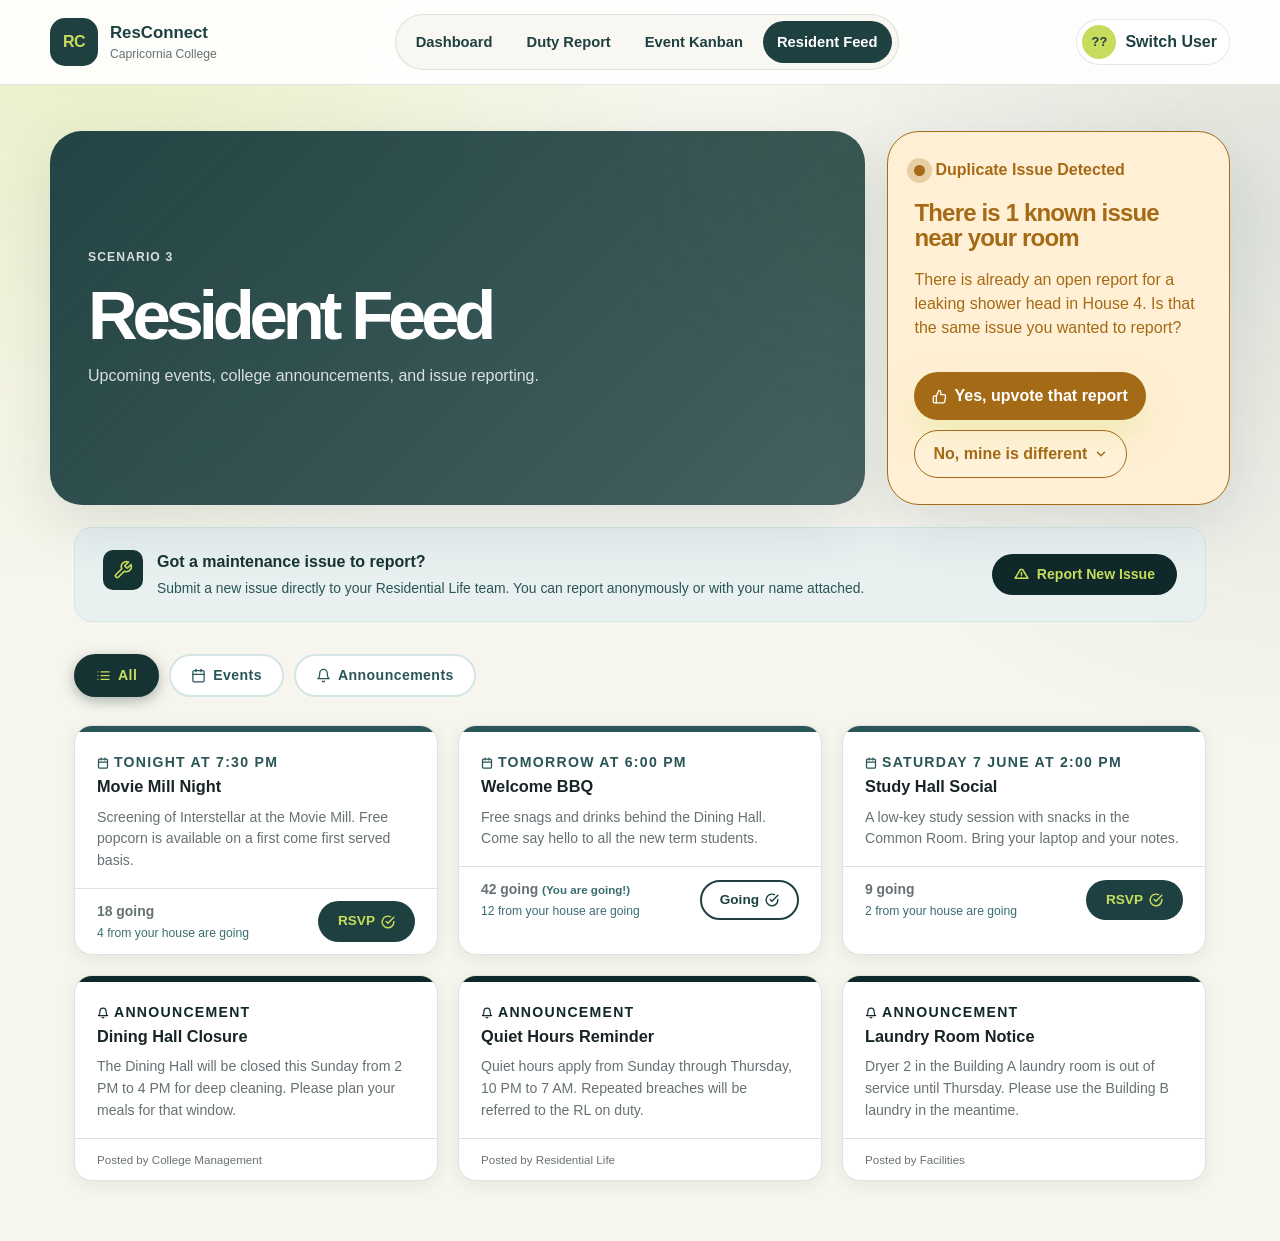
<file: feed.html>
<!-- 
====================================================================
File: feed.html
Assessment: Assessment 3 ResConnect Prototype
Author: Anshul Bairy
Student ID: 12266750
Unit Coordinator: Ayub Bokani
Tutor: Maneerat Rumsamrong

Purpose: The main resident social feed showing upcoming events and RSVP statuses.
====================================================================
-->
<!DOCTYPE html>
<html lang="en">
<head>
  <meta charset="UTF-8">
  <meta name="viewport" content="width=device-width, initial-scale=1.0">
  <title>ResConnect | Resident Feed</title>
  <link rel="stylesheet" href="style.css">

  <!--
    IMPORTANT CSS-ONLY TRICK - READ BEFORE EDITING
    The filter tabs (All / Events / Announcements) work with hidden radio inputs
    and the CSS general sibling selector (~).

    KEY RULE: the radio inputs MUST be direct siblings of both .feed-filter-bar
    AND .feed-grid inside the same parent (.feed-wrapper). If they are outside
    that parent, the tilde selector cannot reach the cards. That is why I moved
    them INSIDE .feed-wrapper this time (previous attempt broke because they were
    outside main and could not reach nested elements).

    Same deal for RSVP toggles. Each hidden checkbox sits INSIDE .feed-grid
    directly before its card, so the :checked + .feed-card selector works.
  -->
  <style>

    /* CQU green palette with darker shades as requested */
    /* defining extra green vars here so I don't mess with the global style.css */
    :root {
      --cqu-forest:  #0F2829;   /* darkest, almost black-green */
      --cqu-dark:    #163334;   /* very dark green */
      --cqu-mid:     #1E4041;   /* standard deep green, same as --deep-green */
      --cqu-teal:    #2A5557;   /* medium dark teal */
      --cqu-light:   #3A6E70;   /* slightly lighter teal */
      --cqu-mist:    #E8F0F0;   /* very light green tint for backgrounds */
      --cqu-mist2:   #D4E5E5;   /* slightly darker mist */
    }

    /* FILTER RADIO INPUTS */
    /* these are invisible, they only hold state for :checked selectors */
    .feed-filter-radio { display: none; }

    /* filter pill bar */
    .feed-filter-bar {
      display: flex;
      gap: 10px;
      flex-wrap: wrap;
      margin-bottom: 28px;
    }

    .feed-filter-bar label {
      display: inline-flex;
      align-items: center;
      gap: 7px;
      padding: 9px 20px;
      border-radius: 999px;
      border: 2px solid var(--cqu-mist2);
      background: var(--paper);
      color: var(--cqu-teal);
      cursor: pointer;
      font-size: 0.88rem;
      font-weight: 700;
      letter-spacing: 0.03em;
      transition: background 0.18s, color 0.18s, border-color 0.18s, box-shadow 0.18s;
      user-select: none;
    }

    /* icon inside the pill inherits the label colour */
    .feed-filter-bar label svg {
      width: 15px;
      height: 15px;
      stroke: currentColor;
      fill: none;
      stroke-width: 2;
      stroke-linecap: round;
      stroke-linejoin: round;
      flex-shrink: 0;
    }

    .feed-filter-bar label:hover {
      border-color: var(--cqu-mid);
      background: var(--cqu-mist);
      color: var(--cqu-dark);
    }

    /*
      Active pill styling. Which label lights up depends on which radio is :checked.
      Because all three inputs are INSIDE .feed-wrapper (same parent as .feed-filter-bar),
      the general sibling selector tilde actually works here.
    */
    #filter-all:checked      ~ .feed-filter-bar label[for="filter-all"],
    #filter-events:checked   ~ .feed-filter-bar label[for="filter-events"],
    #filter-announce:checked ~ .feed-filter-bar label[for="filter-announce"] {
      background: var(--cqu-dark);
      color: var(--lime);
      border-color: var(--cqu-dark);
      box-shadow: 0 4px 14px rgba(22, 51, 52, 0.35);
    }

    /*
      Card visibility. Hide and show based on which filter is active.
      .feed-grid is a sibling of the radio inputs (both inside .feed-wrapper),
      so :checked tilde .feed-grid descendants are reachable.
    */
    #filter-announce:checked ~ .feed-grid .feed-card[data-cat="event"]    { display: none; }
    #filter-events:checked   ~ .feed-grid .feed-card[data-cat="announce"] { display: none; }

    /* RSVP CHECKBOX TOGGLES */
    /* same trick: hidden checkbox, label acts as the clickable button */
    .rsvp-toggle { display: none; }

    /* default RSVP label looks like a green primary button */
    .rsvp-label {
      display: inline-flex;
      align-items: center;
      gap: 6px;
      padding: 8px 18px;
      border-radius: 999px;
      background: var(--cqu-mid);
      color: var(--lime);
      font-size: 0.85rem;
      font-weight: 700;
      cursor: pointer;
      border: 2px solid transparent;
      transition: background 0.18s, color 0.18s, border-color 0.18s;
      user-select: none;
    }

    .rsvp-label svg {
      width: 14px;
      height: 14px;
      stroke: currentColor;
      fill: none;
      stroke-width: 2.5;
      stroke-linecap: round;
      stroke-linejoin: round;
      flex-shrink: 0;
    }

    .rsvp-label:hover {
      background: var(--cqu-dark);
    }

    /* use ::before to swap the button text via CSS content */
    .rsvp-label::before { content: 'RSVP'; }

    /*
      When the checkbox is :checked, the adjacent sibling .feed-card's .rsvp-label
      changes to a "Going" outline button. The checkbox must be the direct
      preceding sibling of the .feed-card for this to work, which it is because
      I put the input right before each card in .feed-grid.
    */
    .rsvp-toggle:checked + .feed-card .rsvp-label::before { content: 'Going'; }
    .rsvp-toggle:checked + .feed-card .rsvp-label {
      background: transparent;
      color: var(--cqu-mid);
      border-color: var(--cqu-mid);
    }

    /* 
      --- DYNAMIC CSS-ONLY RSVP COUNT INCREMENT & HOUSE HYPE ---
      By hiding the default state string and displaying a different one when the 
      preceding checkbox is :checked, we can build a completely functional, 
      fully interactive counter increment and custom House social-proof hype!
    */
    .going-count-default { display: inline; }
    .going-count-active { display: none; }
    .house-hype-msg {
      display: block;
      font-size: 0.76rem;
      color: var(--cqu-light);
      margin-top: 2px;
      font-weight: 500;
    }

    .rsvp-toggle:checked + .feed-card .going-count-default { display: none; }
    .rsvp-toggle:checked + .feed-card .going-count-active { display: inline; }

    /* FEED CARD GRID */
    /*
      Note: .feed-grid is display:grid and contains hidden input elements.
      Those inputs get display:none so they don't mess up the grid columns.
      The .feed-card items take the normal grid flow.
    */
    .feed-grid {
      display: grid;
      grid-template-columns: repeat(auto-fill, minmax(290px, 1fr));
      gap: 20px;
    }

    .feed-card {
      background: var(--paper);
      border-radius: var(--radius-md);
      border: 1px solid var(--line);
      overflow: hidden;
      box-shadow: 0 4px 16px rgba(15, 40, 41, 0.08);
      transition: transform 0.2s, box-shadow 0.2s;
    }

    .feed-card:hover {
      transform: translateY(-3px);
      box-shadow: 0 12px 36px rgba(15, 40, 41, 0.15);
    }

    /* card top stripe using different shades of CQU green per category */
    /* Events get the medium-dark teal so they look distinct from announcements */
    .feed-card[data-cat="event"]    > .card-stripe { background: var(--cqu-teal); height: 6px; }
    /* Announcements get the darkest forest green */
    .feed-card[data-cat="announce"] > .card-stripe { background: var(--cqu-forest); height: 6px; }

    .card-stripe { width: 100%; }

    .card-body {
      padding: 20px 22px 16px;
    }

    /* small icon + label row above the card title */
    .card-label {
      display: flex;
      align-items: center;
      gap: 5px;
      font-size: 0.72rem;
      font-weight: 700;
      letter-spacing: 0.09em;
      text-transform: uppercase;
      margin: 0 0 6px 0;
    }

    .card-label svg {
      width: 12px;
      height: 12px;
      stroke: currentColor;
      fill: none;
      stroke-width: 2.5;
      stroke-linecap: round;
      stroke-linejoin: round;
      flex-shrink: 0;
    }

    /* events get medium teal, announcements get the darkest green */
    .feed-card[data-cat="event"]    .card-label { color: var(--cqu-teal); }
    .feed-card[data-cat="announce"] .card-label { color: var(--cqu-forest); }

    .card-body h3 {
      margin: 0 0 8px 0;
      font-size: 1.02rem;
      color: var(--ink);
    }

    .card-body p {
      margin: 0;
      font-size: 0.88rem;
      color: var(--muted);
      line-height: 1.55;
    }

    /* card footer for RSVP count plus button, or "Posted by" for announcements */
    .card-footer {
      padding: 12px 22px;
      border-top: 1px solid var(--line);
      display: flex;
      justify-content: space-between;
      align-items: center;
      font-size: 0.87rem;
      color: var(--muted);
    }

    /* REPORT ISSUE CTA (separate from duplicate check) */
    /* This is the standalone "Report New Issue" block, distinct from the
       warning aside above. Gives Kuni a clear path to file a new issue
       if she determines her problem is not the duplicate. */
    .report-cta {
      max-width: var(--page-max);
      margin: 0 auto 32px;
      padding: 0 24px;
    }

    .report-cta-inner {
      display: flex;
      align-items: center;
      justify-content: space-between;
      gap: 20px;
      flex-wrap: wrap;
      background: var(--cqu-mist);
      border: 1.5px solid var(--cqu-mist2);
      border-radius: var(--radius-md);
      padding: 22px 28px;
    }

    .report-cta-text-group {
      display: flex;
      align-items: flex-start;
      gap: 14px;
    }

    .report-cta-icon {
      width: 40px;
      height: 40px;
      background: var(--cqu-dark);
      border-radius: 10px;
      display: flex;
      align-items: center;
      justify-content: center;
      flex-shrink: 0;
    }

    .report-cta-icon svg {
      width: 20px;
      height: 20px;
      stroke: var(--lime);
      fill: none;
      stroke-width: 2;
      stroke-linecap: round;
      stroke-linejoin: round;
    }

    .report-cta-inner h3 {
      margin: 0 0 4px 0;
      font-size: 1rem;
      color: var(--cqu-dark);
    }

    .report-cta-inner p {
      margin: 0;
      font-size: 0.87rem;
      color: var(--cqu-teal);
    }

    .report-cta-btn {
      display: inline-flex;
      align-items: center;
      gap: 8px;
      padding: 10px 22px;
      border-radius: 999px;
      background: var(--cqu-forest);
      color: var(--lime);
      font-size: 0.88rem;
      font-weight: 700;
      text-decoration: none;
      white-space: nowrap;
      transition: background 0.18s;
    }

    .report-cta-btn svg {
      width: 15px;
      height: 15px;
      stroke: currentColor;
      fill: none;
      stroke-width: 2.5;
      stroke-linecap: round;
      stroke-linejoin: round;
    }

    .report-cta-btn:hover { background: var(--cqu-dark); }

    /* upvote button styling inside the warning card */
    .upvote-btn {
      display: inline-flex;
      align-items: center;
      gap: 7px;
    }

    .upvote-btn svg {
      width: 15px;
      height: 15px;
      stroke: currentColor;
      fill: none;
      stroke-width: 2.5;
      stroke-linecap: round;
      stroke-linejoin: round;
    }

    /* down arrow for the "mine is different" link */
    .scroll-btn {
      display: inline-flex;
      align-items: center;
      gap: 7px;
    }

    .scroll-btn svg {
      width: 14px;
      height: 14px;
      stroke: currentColor;
      fill: none;
      stroke-width: 2.5;
      stroke-linecap: round;
      stroke-linejoin: round;
    }

  </style>
</head>

<body>
  <input type="checkbox" id="menu-toggle" class="menu-toggle">

  <header class="app-header">
    <a href="index.html" class="brand">
      <span class="brand-mark">RC</span>
      <span class="brand-copy"><strong>ResConnect</strong><small>Capricornia College</small></span>
    </a>

    <label for="menu-toggle" class="hamburger" aria-label="Open navigation menu">
      <span></span><span></span><span></span>
    </label>

    <nav class="main-nav" aria-label="Main navigation">
      <a href="index.html">Dashboard</a>
      <a href="duty-report.html">Duty Report</a>
      <a href="events.html">Event Kanban</a>
      <a href="feed.html" class="active">Resident Feed</a>
    </nav>

    <div class="header-actions">
      <div class="user-switch-container">
        <div tabindex="0" class="profile-chip">
          <span>??</span>
          <strong>Switch User</strong>
        </div>
        <div class="user-dropdown">
          <a href="index.html"><span>AB</span> <strong>Anshul (Dashboard)</strong></a>
          <a href="rl-workspace.html"><span>RW</span> <strong>Reece (RL Workspace)</strong></a>
          <a href="feed.html"><span>KS</span> <strong>Kuni (Resident Feed)</strong></a>
        </div>
      </div>
    </div>
  </header>

  <main class="page-shell">

    <!-- PAGE HERO + SCENARIO EDGE CASE CARD -->
    <section class="form-hero">
      <div>
        <p class="eyebrow">Scenario 3</p>
        <h1>Resident Feed</h1>
        <p>Upcoming events, college announcements, and issue reporting.</p>
      </div>

      <!--
        EDGE CASE 1: Duplicate Issue Interception
        The scenario brief says Kuni almost files a duplicate maintenance report.
        This warning card fires before she reaches the report form, so the RL
        does not get spammed with ten reports about the same leaky shower head.
        The upvote button lets her add her voice to the existing report instead.
      -->
      <aside class="shift-card warning-card" style="background: var(--warning-soft); border-color: var(--warning);">
        <div class="panel-topline">
          <span class="status-dot" style="background: var(--warning); box-shadow: 0 0 0 7px rgba(165, 106, 22, 0.25);"></span>
          <strong style="color: var(--warning);">Duplicate Issue Detected</strong>
        </div>
        <h2 style="color: var(--warning);">There is 1 known issue near your room</h2>
        <p style="color: var(--warning);">
          There is already an open report for a leaking shower head in House 4.
          Is that the same issue you wanted to report?
        </p>
        <div style="display: flex; gap: 10px; margin-top: 14px; flex-wrap: wrap;">
          <a href="#" class="button button-primary upvote-btn" style="background: var(--warning); color: #fff; border-color: var(--warning);">
            <!-- thumbs up icon -->
            <svg viewBox="0 0 24 24" style="width:15px;height:15px;stroke:#fff;fill:none;stroke-width:2;stroke-linecap:round;stroke-linejoin:round;"><path d="M14 9V5a3 3 0 0 0-3-3l-4 9v11h11.28a2 2 0 0 0 2-1.7l1.38-9a2 2 0 0 0-2-2.3H14z"/><path d="M7 22H4a2 2 0 0 1-2-2v-7a2 2 0 0 1 2-2h3"/></svg>
            Yes, upvote that report
          </a>
          <!--
            "No, mine is different" scrolls down to the standalone
            Report New Issue CTA below so there is a clear separate path.
          -->
          <a href="#report-new-issue" class="button button-secondary scroll-btn" style="border-color: var(--warning); color: var(--warning);">
            No, mine is different
            <!-- chevron down icon -->
            <svg viewBox="0 0 24 24" style="width:14px;height:14px;stroke:var(--warning);fill:none;stroke-width:2.5;stroke-linecap:round;stroke-linejoin:round;"><polyline points="6 9 12 15 18 9"/></svg>
          </a>
        </div>
      </aside>
    </section>

    <!-- STANDALONE "REPORT NEW ISSUE" CTA -->
    <!-- Separate from the duplicate check so Kuni has her own clear entry point
         even if she scrolls past the warning card above. -->
    <div class="report-cta" id="report-new-issue">
      <div class="report-cta-inner">
        <div class="report-cta-text-group">
          <!-- wrench icon -->
          <div class="report-cta-icon">
            <svg viewBox="0 0 24 24"><path d="M14.7 6.3a1 1 0 0 0 0 1.4l1.6 1.6a1 1 0 0 0 1.4 0l3.77-3.77a6 6 0 0 1-7.94 7.94l-6.91 6.91a2.12 2.12 0 0 1-3-3l6.91-6.91a6 6 0 0 1 7.94-7.94l-3.76 3.76z"/></svg>
          </div>
          <div>
            <h3>Got a maintenance issue to report?</h3>
            <p>Submit a new issue directly to your Residential Life team. You can report anonymously or with your name attached.</p>
          </div>
        </div>
        <!-- this is an anchor tag not a button so it actually navigates to the report form -->
        <a href="issue-report.html" class="report-cta-btn">
          <!-- alert triangle icon -->
          <svg viewBox="0 0 24 24"><polygon points="10.29 3.86 1.82 18 22.18 18 13.71 3.86 10.29 3.86"/><line x1="12" y1="9" x2="12" y2="13"/><line x1="12" y1="17" x2="12.01" y2="17"/></svg>
          Report New Issue
        </a>
      </div>
    </div>

    <!-- FEED WRAPPER -->
    <!-- filter radios MUST be INSIDE here so the tilde sibling selector can reach
         .feed-filter-bar and .feed-grid since they all share the same parent div.
         If I put them outside this div the filtering simply does not work. -->
    <div class="feed-wrapper" style="max-width: var(--page-max); margin: 0 auto; padding: 0 24px 60px;">

      <!--
        Hidden radio inputs. Clicking a label[for="filter-X"] checks the matching
        input, which triggers the :checked CSS rules. They must come before
        .feed-filter-bar and .feed-grid in the DOM.
      -->
      <input type="radio" name="feed-filter" id="filter-all"      class="feed-filter-radio" checked>
      <input type="radio" name="feed-filter" id="filter-events"   class="feed-filter-radio">
      <input type="radio" name="feed-filter" id="filter-announce" class="feed-filter-radio">

      <!-- clickable pill labels, each targeting one of the hidden radio inputs above -->
      <div class="feed-filter-bar">

        <label for="filter-all">
          <!-- list / all icon -->
          <svg viewBox="0 0 24 24"><line x1="8" y1="6" x2="21" y2="6"/><line x1="8" y1="12" x2="21" y2="12"/><line x1="8" y1="18" x2="21" y2="18"/><line x1="3" y1="6" x2="3.01" y2="6"/><line x1="3" y1="12" x2="3.01" y2="12"/><line x1="3" y1="18" x2="3.01" y2="18"/></svg>
          All
        </label>

        <label for="filter-events">
          <!-- calendar icon -->
          <svg viewBox="0 0 24 24"><rect x="3" y="4" width="18" height="18" rx="2" ry="2"/><line x1="16" y1="2" x2="16" y2="6"/><line x1="8" y1="2" x2="8" y2="6"/><line x1="3" y1="10" x2="21" y2="10"/></svg>
          Events
        </label>

        <label for="filter-announce">
          <!-- bell icon -->
          <svg viewBox="0 0 24 24"><path d="M18 8A6 6 0 0 0 6 8c0 7-3 9-3 9h18s-3-2-3-9"/><path d="M13.73 21a2 2 0 0 1-3.46 0"/></svg>
          Announcements
        </label>

      </div>

      <!--
        FEED GRID
        Each RSVP event card has a hidden checkbox directly before it in the DOM.
        Using the adjacent sibling selector + not the general sibling tilde,
        so only that specific card gets toggled. Clicking the label inside the
        card checks or unchecks the box, which swaps the button text via CSS.

        display:none inputs do not participate in the CSS grid layout so the
        three column grid looks clean with no invisible gaps.
      -->
      <div class="feed-grid">

        <!-- EVENT 1: Movie Mill -->
        <!-- checkbox sits directly before its card so + selector works -->
        <input type="checkbox" id="rsvp-movie" class="rsvp-toggle">
        <div class="feed-card" data-cat="event">
          <div class="card-stripe"></div>
          <div class="card-body">
            <!-- calendar icon in the label -->
            <p class="card-label">
              <svg viewBox="0 0 24 24"><rect x="3" y="4" width="18" height="18" rx="2"/><line x1="16" y1="2" x2="16" y2="6"/><line x1="8" y1="2" x2="8" y2="6"/><line x1="3" y1="10" x2="21" y2="10"/></svg>
              Tonight at 7:30 PM
            </p>
            <h3>Movie Mill Night</h3>
            <p>Screening of Interstellar at the Movie Mill. Free popcorn is available on a first come first served basis.</p>
          </div>
          <div class="card-footer">
            <div>
              <span class="going-count-default"><strong>18 going</strong></span>
              <span class="going-count-active"><strong>19 going</strong> <small style="color: var(--cqu-light); font-weight: bold;">(You are going!)</small></span>
              <span class="house-hype-msg">4 from your house are going</span>
            </div>
            <!-- label targets the checkbox above so clicking it toggles the state -->
            <label for="rsvp-movie" class="rsvp-label">
              <!-- check circle icon shows when RSVP is active -->
              <svg viewBox="0 0 24 24"><path d="M22 11.08V12a10 10 0 1 1-5.93-9.14"/><polyline points="22 4 12 14.01 9 11.01"/></svg>
            </label>
          </div>
        </div>

        <!-- EVENT 2: Welcome BBQ (pre-RSVPed on load) -->
        <!--
          This card starts with the checkbox already checked via the HTML checked
          attribute. This simulates Kuni having RSVPed previously so the button
          shows Going on page load without any JavaScript at all.
        -->
        <input type="checkbox" id="rsvp-bbq" class="rsvp-toggle" checked>
        <div class="feed-card" data-cat="event">
          <div class="card-stripe"></div>
          <div class="card-body">
            <p class="card-label">
              <svg viewBox="0 0 24 24"><rect x="3" y="4" width="18" height="18" rx="2"/><line x1="16" y1="2" x2="16" y2="6"/><line x1="8" y1="2" x2="8" y2="6"/><line x1="3" y1="10" x2="21" y2="10"/></svg>
              Tomorrow at 6:00 PM
            </p>
            <h3>Welcome BBQ</h3>
            <p>Free snags and drinks behind the Dining Hall. Come say hello to all the new term students.</p>
          </div>
          <div class="card-footer">
            <div>
              <span class="going-count-default"><strong>41 going</strong></span>
              <span class="going-count-active"><strong>42 going</strong> <small style="color: var(--cqu-light); font-weight: bold;">(You are going!)</small></span>
              <span class="house-hype-msg">12 from your house are going</span>
            </div>
            <!-- since rsvp-bbq is pre-checked, this label renders in Going state -->
            <label for="rsvp-bbq" class="rsvp-label">
              <svg viewBox="0 0 24 24"><path d="M22 11.08V12a10 10 0 1 1-5.93-9.14"/><polyline points="22 4 12 14.01 9 11.01"/></svg>
            </label>
          </div>
        </div>

        <!-- EVENT 3: Study Hall Social -->
        <input type="checkbox" id="rsvp-study" class="rsvp-toggle">
        <div class="feed-card" data-cat="event">
          <div class="card-stripe"></div>
          <div class="card-body">
            <p class="card-label">
              <svg viewBox="0 0 24 24"><rect x="3" y="4" width="18" height="18" rx="2"/><line x1="16" y1="2" x2="16" y2="6"/><line x1="8" y1="2" x2="8" y2="6"/><line x1="3" y1="10" x2="21" y2="10"/></svg>
              Saturday 7 June at 2:00 PM
            </p>
            <h3>Study Hall Social</h3>
            <p>A low-key study session with snacks in the Common Room. Bring your laptop and your notes.</p>
          </div>
          <div class="card-footer">
            <div>
              <span class="going-count-default"><strong>9 going</strong></span>
              <span class="going-count-active"><strong>10 going</strong> <small style="color: var(--cqu-light); font-weight: bold;">(You are going!)</small></span>
              <span class="house-hype-msg">2 from your house are going</span>
            </div>
            <label for="rsvp-study" class="rsvp-label">
              <svg viewBox="0 0 24 24"><path d="M22 11.08V12a10 10 0 1 1-5.93-9.14"/><polyline points="22 4 12 14.01 9 11.01"/></svg>
            </label>
          </div>
        </div>

        <!-- ANNOUNCEMENT 1: Dining Hall -->
        <!-- announcements don't need RSVP checkboxes -->
        <div class="feed-card" data-cat="announce">
          <div class="card-stripe"></div>
          <div class="card-body">
            <p class="card-label">
              <!-- bell icon for announcements -->
              <svg viewBox="0 0 24 24"><path d="M18 8A6 6 0 0 0 6 8c0 7-3 9-3 9h18s-3-2-3-9"/><path d="M13.73 21a2 2 0 0 1-3.46 0"/></svg>
              Announcement
            </p>
            <h3>Dining Hall Closure</h3>
            <p>The Dining Hall will be closed this Sunday from 2 PM to 4 PM for deep cleaning. Please plan your meals for that window.</p>
          </div>
          <div class="card-footer">
            <small>Posted by College Management</small>
          </div>
        </div>

        <!-- ANNOUNCEMENT 2: Quiet Hours -->
        <div class="feed-card" data-cat="announce">
          <div class="card-stripe"></div>
          <div class="card-body">
            <p class="card-label">
              <svg viewBox="0 0 24 24"><path d="M18 8A6 6 0 0 0 6 8c0 7-3 9-3 9h18s-3-2-3-9"/><path d="M13.73 21a2 2 0 0 1-3.46 0"/></svg>
              Announcement
            </p>
            <h3>Quiet Hours Reminder</h3>
            <p>Quiet hours apply from Sunday through Thursday, 10 PM to 7 AM. Repeated breaches will be referred to the RL on duty.</p>
          </div>
          <div class="card-footer">
            <small>Posted by Residential Life</small>
          </div>
        </div>

        <!-- ANNOUNCEMENT 3: Laundry -->
        <div class="feed-card" data-cat="announce">
          <div class="card-stripe"></div>
          <div class="card-body">
            <p class="card-label">
              <svg viewBox="0 0 24 24"><path d="M18 8A6 6 0 0 0 6 8c0 7-3 9-3 9h18s-3-2-3-9"/><path d="M13.73 21a2 2 0 0 1-3.46 0"/></svg>
              Announcement
            </p>
            <h3>Laundry Room Notice</h3>
            <p>Dryer 2 in the Building A laundry room is out of service until Thursday. Please use the Building B laundry in the meantime.</p>
          </div>
          <div class="card-footer">
            <small>Posted by Facilities</small>
          </div>
        </div>

      </div><!-- end feed-grid -->
    </div><!-- end feed-wrapper -->

  </main>
</body>
</html>
</file>
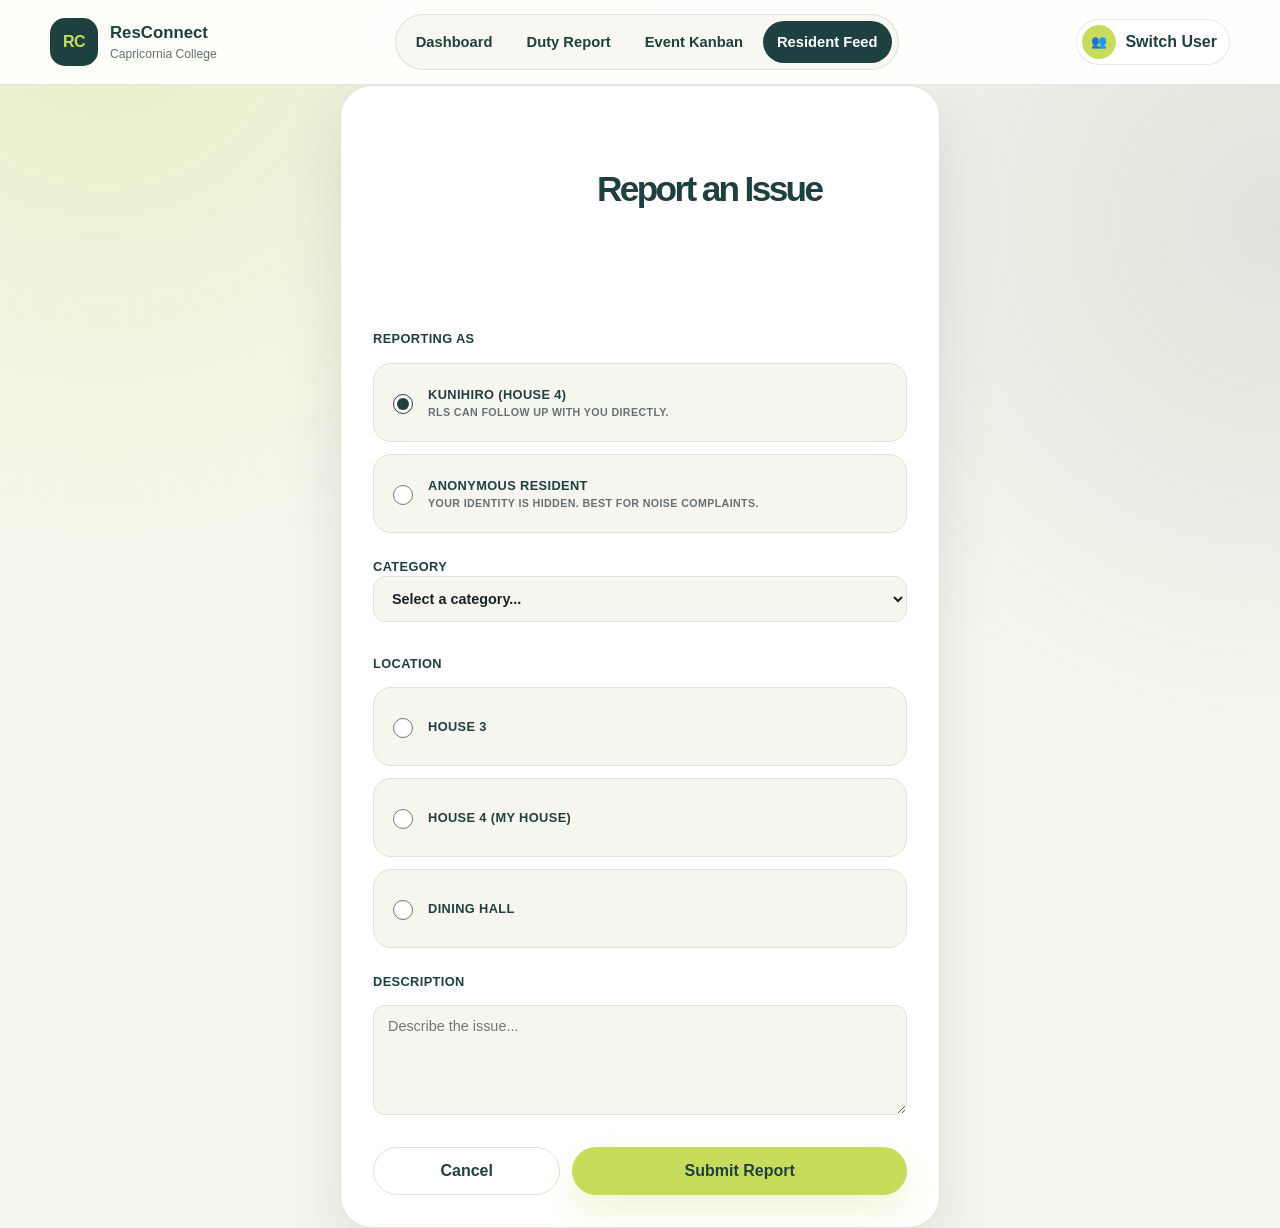
<file: issue-report.html>
<!-- 
====================================================================
File: issue-report.html
Assessment: Assessment 3 ResConnect Prototype
Author: Anshul Bairy
Student ID: 12266750
Unit Coordinator: Ayub Bokani
Tutor: Maneerat Rumsamrong

Purpose: Allows residents to privately submit issues to RLs.
====================================================================
-->
<!DOCTYPE html>
<html lang="en">
<head>
  <meta charset="UTF-8">
  <meta name="viewport" content="width=device-width, initial-scale=1.0">
  <title>ResConnect | Report Issue</title>
  <link rel="stylesheet" href="style.css">
  <style>
    /* I added these specific styles here because they're only used on the issue report form */
    .duplicate-warning {
      display: none;
      background: var(--warning-soft);
      border: 1px solid var(--warning);
      padding: 16px;
      border-radius: var(--radius-md);
      margin-top: -6px; /* Pull it slightly up to the radio card */
    }
    
    /* CSS Hack for duplicate issue detection without JS! I used the adjacent sibling combinator ~ */
    #loc-house4:checked ~ .duplicate-warning {
      display: block;
    }

    .form-hero {
      margin-bottom: 24px;
    }

    .issue-form-card {
      background: var(--paper);
      border: 1px solid var(--line);
      border-radius: var(--radius-xl);
      padding: 32px;
      box-shadow: var(--shadow);
      max-width: 600px;
      margin: 0 auto;
    }

    .form-group {
      margin-bottom: 24px;
    }

    .form-group > label {
      display: block;
      font-weight: 800;
      color: var(--deep-green);
      margin-bottom: 8px;
    }

    .radio-group {
      display: grid;
      gap: 12px;
    }

    .radio-card {
      display: flex;
      align-items: center;
      gap: 12px;
      padding: 14px;
      border: 1px solid var(--line);
      border-radius: var(--radius-md);
      cursor: pointer;
      background: var(--cream);
      transition: all 0.2s ease;
    }

    .radio-card:hover {
      border-color: var(--lime);
    }

    .radio-card input[type="radio"] {
      width: 20px;
      height: 20px;
      accent-color: var(--deep-green);
    }
    
    select, textarea, input[type="text"] {
      width: 100%;
      padding: 14px;
      border: 1px solid var(--line);
      border-radius: var(--radius-md);
      background: var(--cream);
      font-family: inherit;
    }

    select:focus, textarea:focus, input[type="text"]:focus {
      outline: 2px solid var(--lime);
      border-color: var(--deep-green);
    }
  </style>
</head>

<body>
  <input type="checkbox" id="menu-toggle" class="menu-toggle">

  <header class="app-header">
    <a href="index.html" class="brand">
      <span class="brand-mark">RC</span>
      <span class="brand-copy"><strong>ResConnect</strong><small>Capricornia College</small></span>
    </a>

    <label for="menu-toggle" class="hamburger" aria-label="Open navigation menu">
      <span></span><span></span><span></span>
    </label>

    <nav class="main-nav" aria-label="Main navigation">
      <a href="index.html">Dashboard</a>
      <a href="duty-report.html">Duty Report</a>
      <a href="events.html">Event Kanban</a>
      <!-- kept this form super straightforward so residents don't feel intimidated when reporting a private issue -->
      <a href="feed.html" class="active">Resident Feed</a>
    </nav>

    <div class="header-actions">
      <!-- Our new CSS-only Switch User dropdown! -->
      <div class="user-switch-container">
        <div tabindex="0" class="profile-chip">
          <span>👥</span>
          <strong>Switch User</strong>
        </div>
        <div class="user-dropdown">
          <a href="index.html"><span>AB</span> <strong>Anshul (Dashboard)</strong></a>
          <a href="rl-workspace.html"><span>RW</span> <strong>Reece (RL Workspace)</strong></a>
          <a href="feed.html"><span>KS</span> <strong>Kuni (Resident Feed)</strong></a>
        </div>
      </div>
    </div>
  </header>

  <main class="page-shell">
    <div class="issue-form-card">
      <div class="form-hero">
        <p class="eyebrow">Resident Issue Flow</p>
        <h1 style="font-size: 2.2rem; color: var(--deep-green); margin: 8px 0;">Report an Issue</h1>
        <p class="muted">
          Your report will be sent securely to the RL on duty.
        </p>
      </div>

      <form action="feed.html">
        <!-- Anonymous vs Named Reporting -->
        <div class="form-group">
          <label>Reporting As</label>
          <div class="radio-group">
            <label class="radio-card">
              <input type="radio" name="reporting_as" value="named" checked>
              <div>
                <strong style="color: var(--deep-green);">Kunihiro (House 4)</strong>
                <small style="display: block; color: var(--muted);">RLs can follow up with you directly.</small>
              </div>
            </label>
            <label class="radio-card">
              <input type="radio" name="reporting_as" value="anonymous">
              <div>
                <strong style="color: var(--deep-green);">Anonymous Resident</strong>
                <small style="display: block; color: var(--muted);">Your identity is hidden. Best for noise complaints.</small>
              </div>
            </label>
          </div>
        </div>

        <div class="form-group">
            <!-- native html dropdowns used here to keep it lightweight and ensure it works on all mobile devices -->
            <label>
              Category
              <select required>
                <option value="">Select a category...</option>
                <option value="maintenance">Maintenance & Repairs</option>
                <option value="noise">Noise Complaint</option>
                <option value="welfare">Welfare Check Request</option>
                <option value="other">Other</option>
              </select>
            </label>
        </div>

        <!-- CSS Duplicate Issue Hack -->
        <div class="form-group">
          <label>Location</label>
          <div class="radio-group">
            <label class="radio-card">
              <input type="radio" name="location" value="house3">
              <strong style="color: var(--deep-green);">House 3</strong>
            </label>
            
            <label class="radio-card">
              <input type="radio" name="location" id="loc-house4" value="house4">
              <strong style="color: var(--deep-green);">House 4 (My House)</strong>
            </label>
            
            <!-- This warning only appears when House 4 is selected using the ~ CSS selector -->
            <div class="duplicate-warning">
              <strong style="color: var(--warning); display: block; margin-bottom: 4px;">⚠️ 1 known issue already reported here</strong>
              <span style="color: var(--warning);">Is it the leaking shower head?</span>
              <div style="margin-top: 12px; display: flex; gap: 8px;">
                <a href="feed.html" class="button button-primary" style="background: var(--warning); color: #fff; min-height: 36px; font-size: 0.9rem;">Yes, upvote issue</a>
                <span class="button button-secondary" style="border-color: var(--warning); color: var(--warning); min-height: 36px; font-size: 0.9rem;">No, continue report</span>
              </div>
            </div>

            <label class="radio-card">
              <input type="radio" name="location" value="dining">
              <strong style="color: var(--deep-green);">Dining Hall</strong>
            </label>
          </div>
        </div>

        <div class="form-group">
          <label>Description</label>
            <!-- leaving a generous text area because residents usually write a lot when they're stressed out -->
            <textarea rows="4" placeholder="Describe the issue..." required></textarea>
        </div>

        <div style="display: flex; gap: 12px; margin-top: 32px;">
          <a href="feed.html" class="button button-secondary" style="color: var(--deep-green); border-color: var(--line); flex: 1;">Cancel</a>
          <button type="submit" class="button button-primary" style="flex: 2;">Submit Report</button>
        </div>
      </form>
    </div>
  </main>
</body>
</html>
</file>
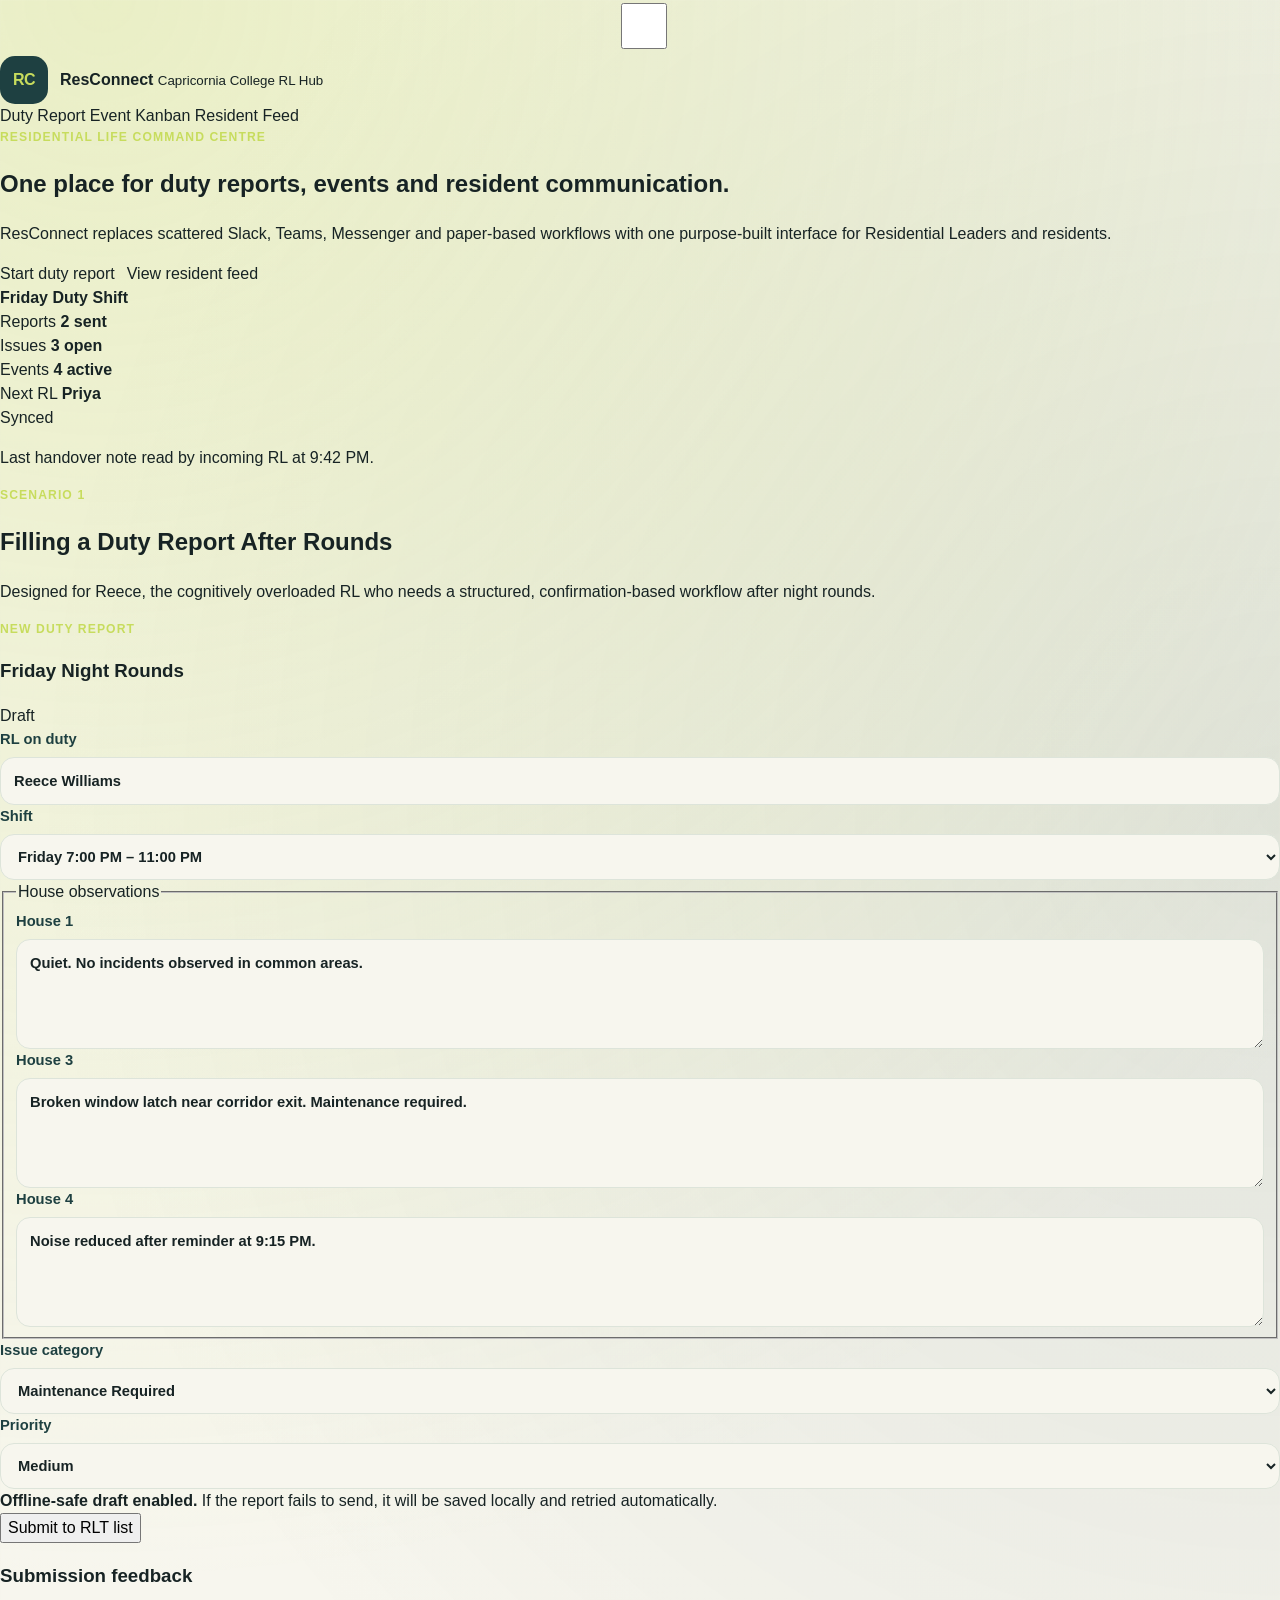
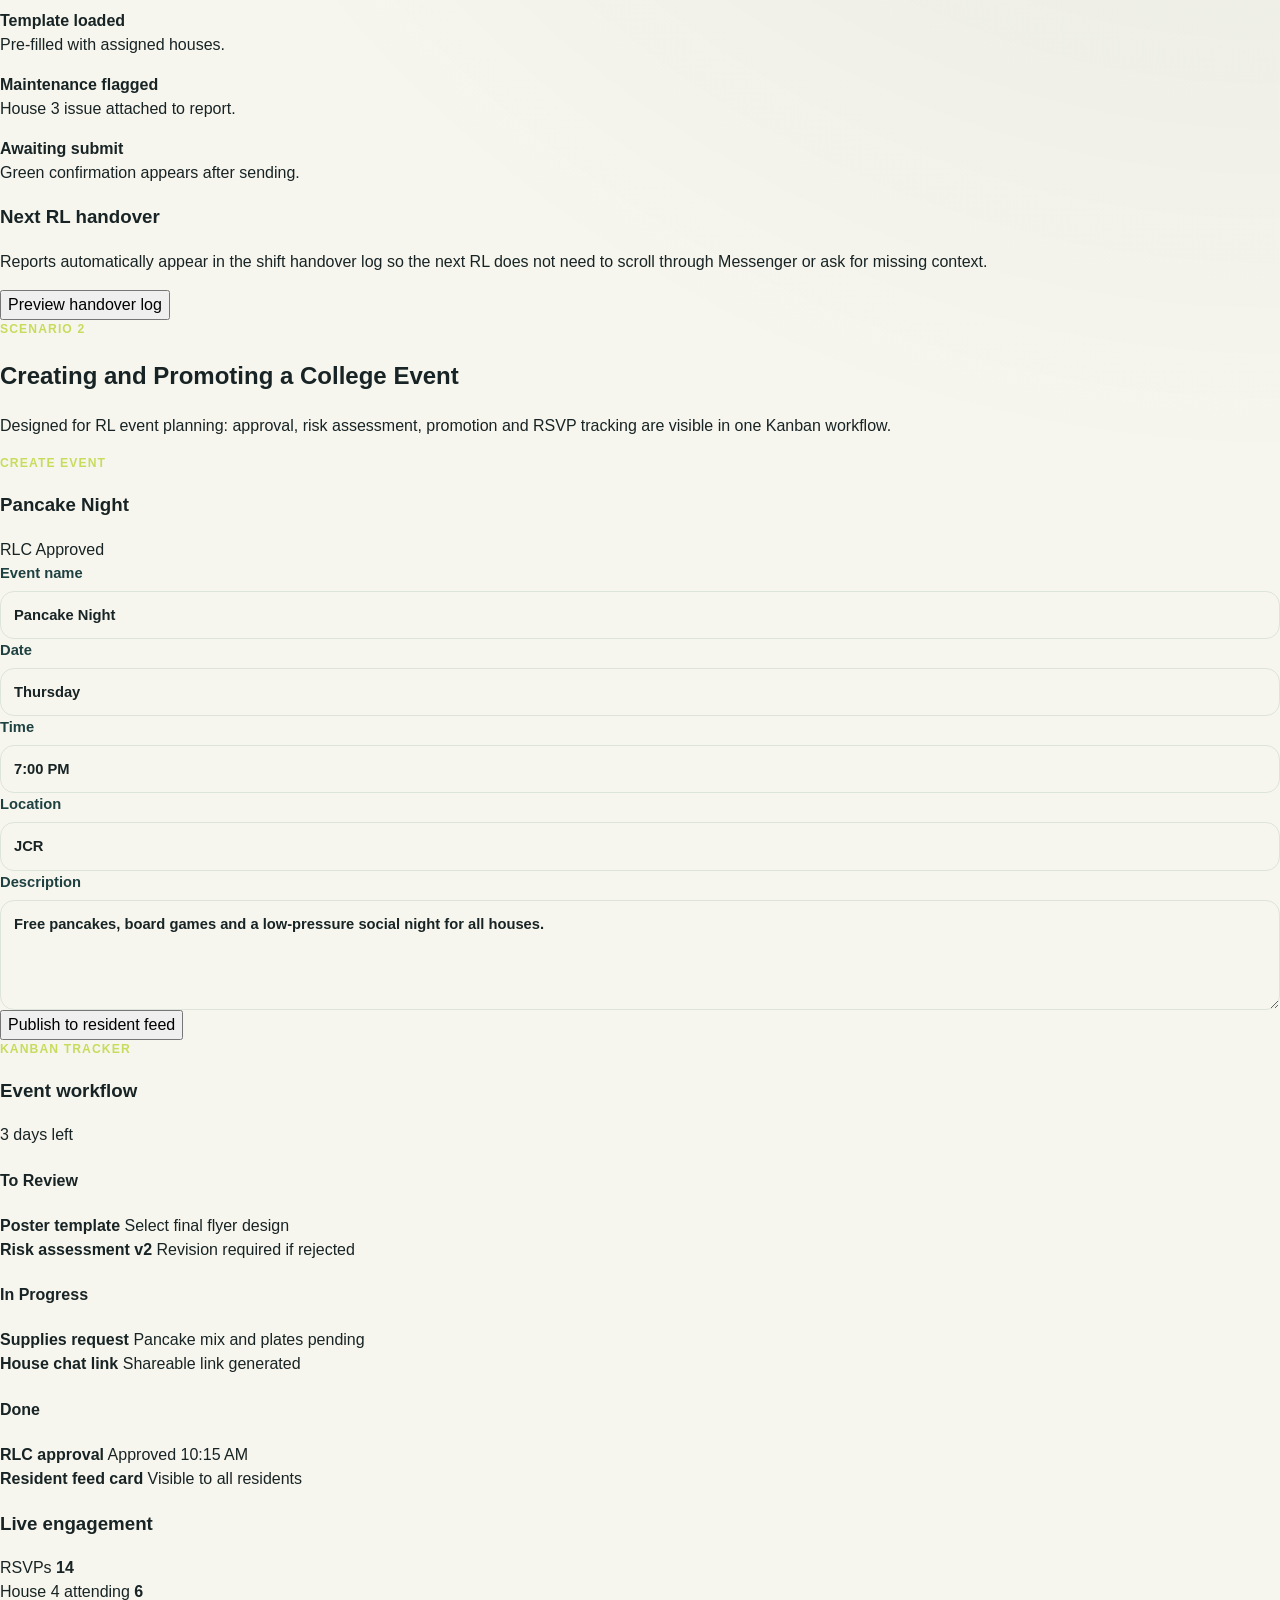
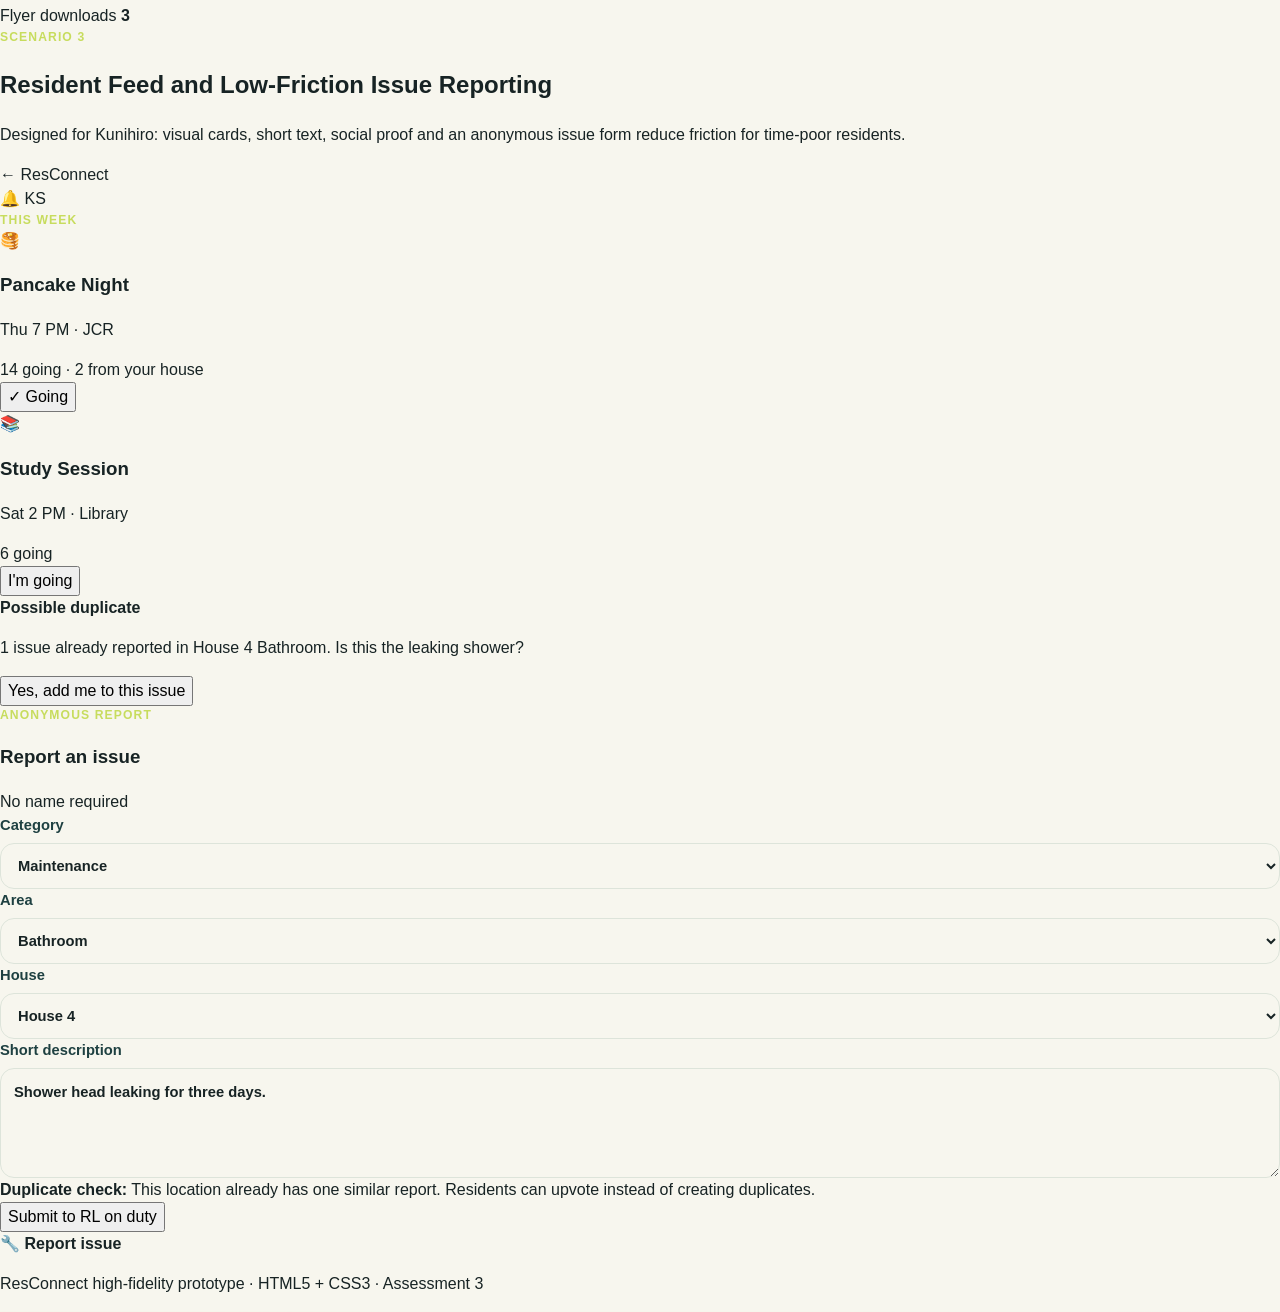
<file: preview.html>
<!--
  Name: Anshul Bairy | 12266750
  Unit: COIS12036 Human-Computer Interaction
  Assessment 3: ResConnect High-Fidelity Prototype
  Technology: Pure HTML5 + CSS3 only. No frameworks. No JavaScript.
-->

<!DOCTYPE html>
<html lang="en">

<head>
  <meta charset="UTF-8">
  <meta name="viewport" content="width=device-width, initial-scale=1.0">
  <title>ResConnect | High-Fidelity Prototype</title>
  <link rel="stylesheet" href="style.css">
</head>

<body>

  <!-- CSS-only mobile menu toggle -->
  <input type="checkbox" id="nav-toggle" class="nav-toggle" aria-label="Toggle navigation menu">

  <header class="site-header">
    <a href="#top" class="brand" aria-label="ResConnect home">
      <span class="brand-mark">RC</span>
      <span>
        <strong>ResConnect</strong>
        <small>Capricornia College RL Hub</small>
      </span>
    </a>

    <label for="nav-toggle" class="hamburger" aria-label="Open navigation menu">
      <span></span>
      <span></span>
      <span></span>
    </label>

    <nav class="nav-menu" aria-label="Main navigation">
      <a href="#duty-report">Duty Report</a>
      <a href="#event-kanban">Event Kanban</a>
      <a href="#resident-feed">Resident Feed</a>
    </nav>
  </header>

  <main id="top">

    <!-- HERO / DASHBOARD -->
    <section class="hero-section">
      <div class="hero-content">
        <p class="eyebrow">Residential Life Command Centre</p>
        <h1>One place for duty reports, events and resident communication.</h1>
        <p>
          ResConnect replaces scattered Slack, Teams, Messenger and paper-based workflows with
          one purpose-built interface for Residential Leaders and residents.
        </p>

        <div class="hero-actions">
          <a href="#duty-report" class="primary-link">Start duty report</a>
          <a href="#resident-feed" class="secondary-link">View resident feed</a>
        </div>
      </div>

      <aside class="status-panel" aria-label="Current shift summary">
        <div class="status-header">
          <span class="live-dot"></span>
          <strong>Friday Duty Shift</strong>
        </div>

        <div class="status-grid">
          <article>
            <span>Reports</span>
            <strong>2 sent</strong>
          </article>
          <article>
            <span>Issues</span>
            <strong>3 open</strong>
          </article>
          <article>
            <span>Events</span>
            <strong>4 active</strong>
          </article>
          <article>
            <span>Next RL</span>
            <strong>Priya</strong>
          </article>
        </div>

        <div class="handover-card">
          <span class="tag success">Synced</span>
          <p>Last handover note read by incoming RL at 9:42 PM.</p>
        </div>
      </aside>
    </section>

    <!-- SCENARIO 1: DUTY REPORT -->
    <section id="duty-report" class="scenario-section">
      <div class="section-heading">
        <p class="eyebrow">Scenario 1</p>
        <h2>Filling a Duty Report After Rounds</h2>
        <p>
          Designed for Reece, the cognitively overloaded RL who needs a structured,
          confirmation-based workflow after night rounds.
        </p>
      </div>

      <div class="scenario-grid duty-layout">

        <article class="prototype-card large-card">
          <div class="card-header">
            <div>
              <p class="mini-label">New Duty Report</p>
              <h3>Friday Night Rounds</h3>
            </div>
            <span class="tag warning">Draft</span>
          </div>

          <form class="duty-form">
            <div class="form-grid">
              <label>
                RL on duty
                <input type="text" value="Reece Williams">
              </label>

              <label>
                Shift
                <select>
                  <option>Friday 7:00 PM – 11:00 PM</option>
                  <option>Saturday 7:00 PM – 11:00 PM</option>
                  <option>Sunday 7:00 PM – 11:00 PM</option>
                </select>
              </label>
            </div>

            <fieldset>
              <legend>House observations</legend>

              <label>
                House 1
                <textarea>Quiet. No incidents observed in common areas.</textarea>
              </label>

              <label>
                House 3
                <textarea>Broken window latch near corridor exit. Maintenance required.</textarea>
              </label>

              <label>
                House 4
                <textarea>Noise reduced after reminder at 9:15 PM.</textarea>
              </label>
            </fieldset>

            <div class="form-grid">
              <label>
                Issue category
                <select>
                  <option>Maintenance Required</option>
                  <option>Pastoral Follow-up</option>
                  <option>Noise Complaint</option>
                  <option>General Note</option>
                </select>
              </label>

              <label>
                Priority
                <select>
                  <option>Medium</option>
                  <option>Low</option>
                  <option>High</option>
                </select>
              </label>
            </div>

            <div class="feedback-banner">
              <strong>Offline-safe draft enabled.</strong>
              If the report fails to send, it will be saved locally and retried automatically.
            </div>

            <button type="button" class="primary-button">Submit to RLT list</button>
          </form>
        </article>

        <aside class="side-stack">
          <article class="prototype-card">
            <h3>Submission feedback</h3>
            <div class="timeline">
              <div>
                <span class="timeline-dot done"></span>
                <p><strong>Template loaded</strong><br>Pre-filled with assigned houses.</p>
              </div>
              <div>
                <span class="timeline-dot done"></span>
                <p><strong>Maintenance flagged</strong><br>House 3 issue attached to report.</p>
              </div>
              <div>
                <span class="timeline-dot pending"></span>
                <p><strong>Awaiting submit</strong><br>Green confirmation appears after sending.</p>
              </div>
            </div>
          </article>

          <article class="prototype-card">
            <h3>Next RL handover</h3>
            <p class="muted-text">
              Reports automatically appear in the shift handover log so the next RL does not need
              to scroll through Messenger or ask for missing context.
            </p>
            <button type="button" class="ghost-button">Preview handover log</button>
          </article>
        </aside>

      </div>
    </section>

    <!-- SCENARIO 2: EVENT KANBAN -->
    <section id="event-kanban" class="scenario-section">
      <div class="section-heading">
        <p class="eyebrow">Scenario 2</p>
        <h2>Creating and Promoting a College Event</h2>
        <p>
          Designed for RL event planning: approval, risk assessment, promotion and RSVP tracking
          are visible in one Kanban workflow.
        </p>
      </div>

      <div class="scenario-grid event-layout">

        <article class="prototype-card">
          <div class="card-header">
            <div>
              <p class="mini-label">Create event</p>
              <h3>Pancake Night</h3>
            </div>
            <span class="tag success">RLC Approved</span>
          </div>

          <form class="event-form">
            <label>
              Event name
              <input type="text" value="Pancake Night">
            </label>

            <div class="form-grid">
              <label>
                Date
                <input type="text" value="Thursday">
              </label>

              <label>
                Time
                <input type="text" value="7:00 PM">
              </label>
            </div>

            <label>
              Location
              <input type="text" value="JCR">
            </label>

            <label>
              Description
              <textarea>Free pancakes, board games and a low-pressure social night for all houses.</textarea>
            </label>

            <button type="button" class="primary-button">Publish to resident feed</button>
          </form>
        </article>

        <article class="prototype-card kanban-card">
          <div class="card-header">
            <div>
              <p class="mini-label">Kanban tracker</p>
              <h3>Event workflow</h3>
            </div>
            <span class="tag info">3 days left</span>
          </div>

          <div class="kanban-board">
            <section class="kanban-column">
              <h4>To Review</h4>
              <div class="kanban-item">
                <strong>Poster template</strong>
                <span>Select final flyer design</span>
              </div>
              <div class="kanban-item risk">
                <strong>Risk assessment v2</strong>
                <span>Revision required if rejected</span>
              </div>
            </section>

            <section class="kanban-column">
              <h4>In Progress</h4>
              <div class="kanban-item">
                <strong>Supplies request</strong>
                <span>Pancake mix and plates pending</span>
              </div>
              <div class="kanban-item">
                <strong>House chat link</strong>
                <span>Shareable link generated</span>
              </div>
            </section>

            <section class="kanban-column">
              <h4>Done</h4>
              <div class="kanban-item complete">
                <strong>RLC approval</strong>
                <span>Approved 10:15 AM</span>
              </div>
              <div class="kanban-item complete">
                <strong>Resident feed card</strong>
                <span>Visible to all residents</span>
              </div>
            </section>
          </div>
        </article>

        <article class="prototype-card metrics-card">
          <h3>Live engagement</h3>
          <div class="metric-list">
            <div>
              <span>RSVPs</span>
              <strong>14</strong>
            </div>
            <div>
              <span>House 4 attending</span>
              <strong>6</strong>
            </div>
            <div>
              <span>Flyer downloads</span>
              <strong>3</strong>
            </div>
          </div>
        </article>

      </div>
    </section>

    <!-- SCENARIO 3: RESIDENT FEED -->
    <section id="resident-feed" class="scenario-section">
      <div class="section-heading">
        <p class="eyebrow">Scenario 3</p>
        <h2>Resident Feed and Low-Friction Issue Reporting</h2>
        <p>
          Designed for Kunihiro: visual cards, short text, social proof and an anonymous issue
          form reduce friction for time-poor residents.
        </p>
      </div>

      <div class="scenario-grid feed-layout">

        <article class="phone-preview" aria-label="Resident mobile feed preview">
          <div class="phone-top">
            <span>← ResConnect</span>
            <div>
              <span>🔔</span>
              <span class="avatar">KS</span>
            </div>
          </div>

          <div class="phone-content">
            <p class="mini-label">This week</p>

            <article class="feed-card active-feed-card">
              <div class="feed-icon">🥞</div>
              <div>
                <h3>Pancake Night</h3>
                <p>Thu 7 PM · JCR</p>
                <span>14 going · 2 from your house</span>
              </div>
              <button type="button">✓ Going</button>
            </article>

            <article class="feed-card">
              <div class="feed-icon">📚</div>
              <div>
                <h3>Study Session</h3>
                <p>Sat 2 PM · Library</p>
                <span>6 going</span>
              </div>
              <button type="button">I'm going</button>
            </article>

            <article class="duplicate-alert">
              <strong>Possible duplicate</strong>
              <p>1 issue already reported in House 4 Bathroom. Is this the leaking shower?</p>
              <button type="button">Yes, add me to this issue</button>
            </article>
          </div>
        </article>

        <article class="prototype-card issue-card">
          <div class="card-header">
            <div>
              <p class="mini-label">Anonymous report</p>
              <h3>Report an issue</h3>
            </div>
            <span class="tag success">No name required</span>
          </div>

          <form id="issue-form" class="issue-form">
            <label>
              Category
              <select>
                <option>Maintenance</option>
                <option>Noise</option>
                <option>Welfare concern</option>
                <option>General question</option>
              </select>
            </label>

            <div class="form-grid">
              <label>
                Area
                <select>
                  <option>Bathroom</option>
                  <option>Kitchen</option>
                  <option>JCR</option>
                  <option>Laundry</option>
                </select>
              </label>

              <label>
                House
                <select>
                  <option>House 4</option>
                  <option>House 1</option>
                  <option>House 2</option>
                  <option>House 3</option>
                </select>
              </label>
            </div>

            <label>
              Short description
              <textarea>Shower head leaking for three days.</textarea>
            </label>

            <div class="feedback-banner">
              <strong>Duplicate check:</strong>
              This location already has one similar report. Residents can upvote instead of creating duplicates.
            </div>

            <button type="button" class="primary-button">Submit to RL on duty</button>
          </form>
        </article>

      </div>
    </section>

  </main>

  <!-- Floating Action Button -->
  <a href="#issue-form" class="fab" aria-label="Report an issue">
    <span>🔧</span>
    <strong>Report issue</strong>
  </a>

  <footer class="site-footer">
    <p>ResConnect high-fidelity prototype · HTML5 + CSS3 · Assessment 3</p>
  </footer>

</body>

</html>
</file>
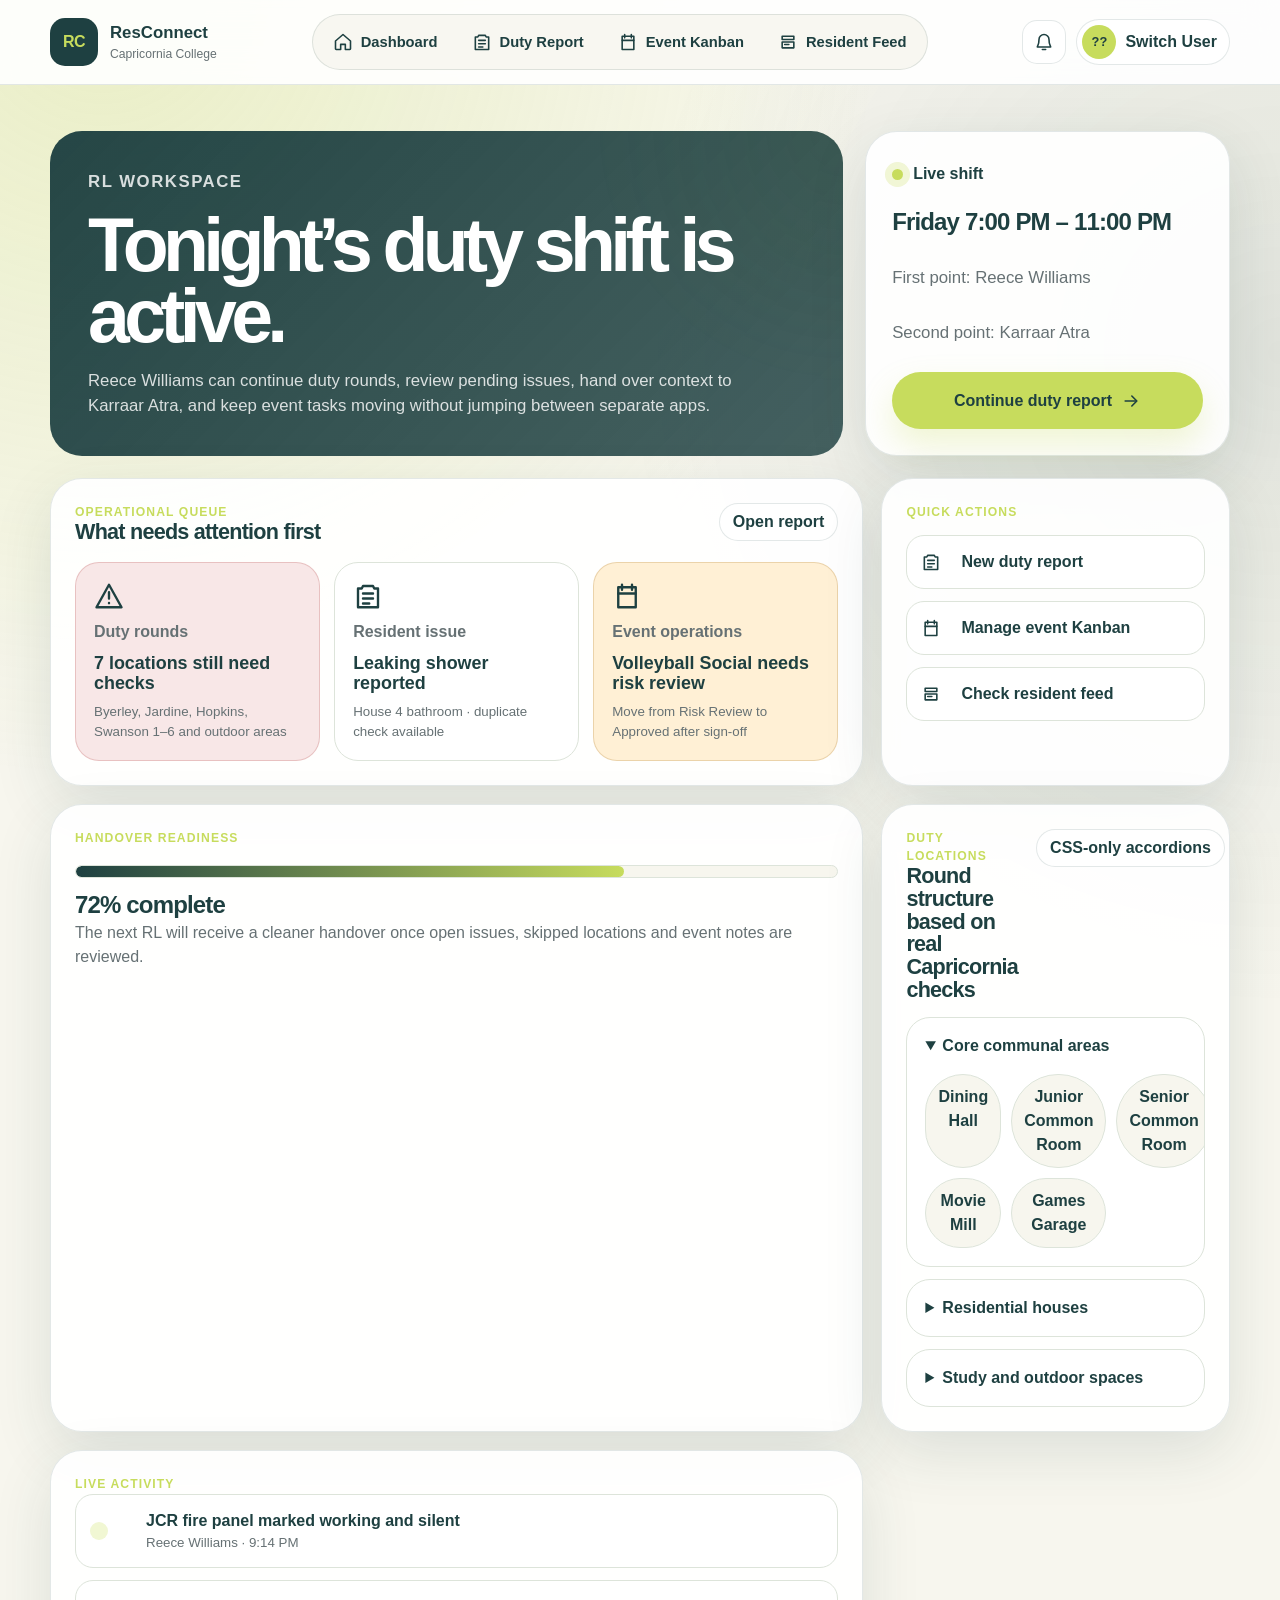
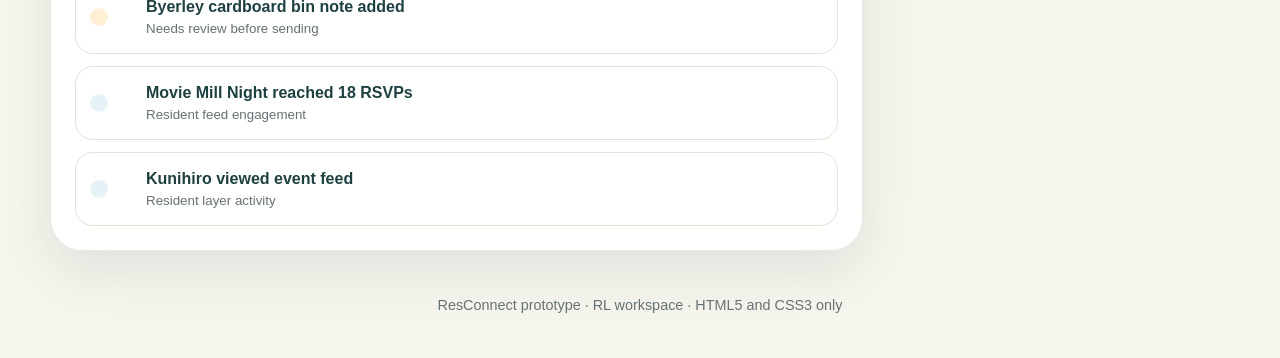
<file: rl-workspace.html>
<!-- 
====================================================================
File: rl-workspace.html
Assessment: Assessment 3 ResConnect Prototype
Author: Anshul Bairy
Student ID: 12266750
Unit Coordinator: Ayub Bokani
Tutor: Maneerat Rumsamrong

Purpose: The dedicated workspace for Residential Leaders, providing access to administrative tools like duty reports and kanban boards.
====================================================================
-->
<!DOCTYPE html>
<html lang="en">
<head>
  <meta charset="UTF-8">
  <meta name="viewport" content="width=device-width, initial-scale=1.0">
  <title>ResConnect | RL Workspace</title>
  <link rel="stylesheet" href="style.css">
</head>

<body>
  <!-- I repeated the small SVG sprite on this page so every page works even when opened directly. -->
  <svg class="svg-sprite" aria-hidden="true">
    <symbol id="icon-home" viewBox="0 0 24 24">
      <path d="M3 10.8 12 3l9 7.8v9.4a.8.8 0 0 1-.8.8h-5.4v-6.2H9.2V21H3.8a.8.8 0 0 1-.8-.8v-9.4Z"></path>
    </symbol>
    <symbol id="icon-clipboard" viewBox="0 0 24 24">
      <path d="M8 4h8l1 2h3v15H4V6h3l1-2Z"></path>
      <path d="M8 10h8M8 14h8M8 18h5"></path>
    </symbol>
    <symbol id="icon-calendar" viewBox="0 0 24 24">
      <path d="M5 5h14v16H5V5Z"></path>
      <path d="M8 3v4M16 3v4M5 10h14"></path>
    </symbol>
    <symbol id="icon-feed" viewBox="0 0 24 24">
      <path d="M5 5h14v4H5V5ZM5 12h14v7H5v-7Z"></path>
      <path d="M8 15h5"></path>
    </symbol>
    <symbol id="icon-shield" viewBox="0 0 24 24">
      <path d="M12 3 20 6v6c0 5-3.4 8-8 9-4.6-1-8-4-8-9V6l8-3Z"></path>
      <path d="m8.8 12.2 2.1 2.1 4.5-4.7"></path>
    </symbol>
    <symbol id="icon-alert" viewBox="0 0 24 24">
      <path d="M12 3 22 21H2L12 3Z"></path>
      <path d="M12 9v5M12 17.6v.1"></path>
    </symbol>
    <symbol id="icon-users" viewBox="0 0 24 24">
      <path d="M9 11a4 4 0 1 0 0-8 4 4 0 0 0 0 8ZM2.8 20a6.2 6.2 0 0 1 12.4 0"></path>
      <path d="M17 11.4a3.2 3.2 0 1 0 0-6.4M16.2 14.2A5.2 5.2 0 0 1 21.5 20"></path>
    </symbol>
    <symbol id="icon-arrow" viewBox="0 0 24 24">
      <path d="M5 12h13"></path>
      <path d="m13 6 6 6-6 6"></path>
    </symbol>
    <symbol id="icon-check" viewBox="0 0 24 24">
      <path d="M20 6 9 17l-5-5"></path>
    </symbol>
    <symbol id="icon-bell" viewBox="0 0 24 24">
      <path d="M18 9a6 6 0 1 0-12 0c0 7-2 7-2 9h16c0-2-2-2-2-9Z"></path>
      <path d="M10 21h4"></path>
    </symbol>
  </svg>

  <input type="checkbox" id="menu-toggle" class="menu-toggle">

  <header class="app-header">
    <a href="index.html" class="brand">
      <span class="brand-mark">RC</span>
      <span class="brand-copy">
        <strong>ResConnect</strong>
        <small>Capricornia College</small>
      </span>
    </a>

    <label for="menu-toggle" class="hamburger" aria-label="Open navigation menu">
      <span></span>
      <span></span>
      <span></span>
    </label>

    <nav class="main-nav" aria-label="Main navigation">
      <a href="index.html">
        <svg><use href="#icon-home"></use></svg>
        Dashboard
      </a>
      <a href="duty-report.html">
        <svg><use href="#icon-clipboard"></use></svg>
        Duty Report
      </a>
      <a href="events.html">
        <svg><use href="#icon-calendar"></use></svg>
        Event Kanban
      </a>
      <a href="feed.html">
        <svg><use href="#icon-feed"></use></svg>
        Resident Feed
      </a>
    </nav>

    <div class="header-actions">
      <a href="#rl-alerts" class="icon-button" aria-label="View RL alerts">
        <svg><use href="#icon-bell"></use></svg>
      </a>
      <div class="user-switch-container">
        <div tabindex="0" class="profile-chip">
          <span>??</span>
          <strong>Switch User</strong>
        </div>
        <div class="user-dropdown">
          <a href="index.html"><span>AB</span> <strong>Anshul (Dashboard)</strong></a>
          <a href="rl-workspace.html"><span>RW</span> <strong>Reece (RL Workspace)</strong></a>
          <a href="feed.html"><span>KS</span> <strong>Kuni (Resident Feed)</strong></a>
        </div>
      </div>
    </div>
  </header>

  <main class="page-shell">
    <section class="workspace-hero">
      <div>
        <p class="eyebrow">RL workspace</p>
        <h1>Tonight’s duty shift is active.</h1>
        <p>
          Reece Williams can continue duty rounds, review pending issues, hand over context to Karraar Atra,
          and keep event tasks moving without jumping between separate apps.
        </p>
      </div>

      <div class="shift-card">
        <div class="panel-topline">
          <span class="status-dot"></span>
          <strong>Live shift</strong>
        </div>
        <h2>Friday 7:00 PM – 11:00 PM</h2>
        <p>First point: Reece Williams</p>
        <p>Second point: Karraar Atra</p>
        <a href="duty-report.html" class="button button-primary full-width">
          Continue duty report
          <svg><use href="#icon-arrow"></use></svg>
        </a>
      </div>
    </section>

    <section class="workspace-grid">
      <article class="workspace-card wide-card">
        <div class="section-title-row compact">
          <div>
            <p class="eyebrow">Operational queue</p>
            <h2>What needs attention first</h2>
          </div>
          <a href="duty-report.html" class="quiet-link">Open report</a>
        </div>

        <div class="priority-grid">
          <a href="duty-report.html" class="priority-card urgent">
            <svg><use href="#icon-alert"></use></svg>
            <span>Duty rounds</span>
            <strong>7 locations still need checks</strong>
            <small>Byerley, Jardine, Hopkins, Swanson 1–6 and outdoor areas</small>
          </a>

          <a href="issue-report.html" class="priority-card">
            <svg><use href="#icon-clipboard"></use></svg>
            <span>Resident issue</span>
            <strong>Leaking shower reported</strong>
            <small>House 4 bathroom · duplicate check available</small>
          </a>

          <a href="events.html" class="priority-card warning">
            <svg><use href="#icon-calendar"></use></svg>
            <span>Event operations</span>
            <strong>Volleyball Social needs risk review</strong>
            <small>Move from Risk Review to Approved after sign-off</small>
          </a>
        </div>
      </article>

      <article class="workspace-card">
        <p class="eyebrow">Quick actions</p>
        <div class="quick-action-list">
          <a href="duty-report.html">
            <svg><use href="#icon-clipboard"></use></svg>
            New duty report
          </a>
          <a href="events.html">
            <svg><use href="#icon-calendar"></use></svg>
            Manage event Kanban
          </a>
          <a href="feed.html">
            <svg><use href="#icon-feed"></use></svg>
            Check resident feed
          </a>
        </div>
      </article>

      <article class="workspace-card">
        <p class="eyebrow">Handover readiness</p>
        <div class="readiness-meter">
          <span style="width: 72%;"></span>
        </div>
        <h2>72% complete</h2>
        <p class="muted">
          The next RL will receive a cleaner handover once open issues, skipped locations and event notes are reviewed.
        </p>
      </article>

      <article class="workspace-card wide-card">
        <div class="section-title-row compact">
          <div>
            <p class="eyebrow">Duty locations</p>
            <h2>Round structure based on real Capricornia checks</h2>
          </div>
          <span class="pill">CSS-only accordions</span>
        </div>

        <div class="accordion-grid">
          <details open>
            <summary>Core communal areas</summary>
            <div class="check-preview-list">
              <span>Dining Hall</span>
              <span>Junior Common Room</span>
              <span>Senior Common Room</span>
              <span>Movie Mill</span>
              <span>Games Garage</span>
            </div>
          </details>

          <details>
            <summary>Residential houses</summary>
            <div class="check-preview-list">
              <span>Byerley</span>
              <span>Hopkins</span>
              <span>Jardine</span>
              <span>Gutey</span>
              <span>McCall</span>
              <span>Hutton</span>
              <span>Ballard</span>
              <span>Swanson 1–6</span>
            </div>
          </details>

          <details>
            <summary>Study and outdoor spaces</summary>
            <div class="check-preview-list">
              <span>Cramton</span>
              <span>Zen Room</span>
              <span>Collabcity</span>
              <span>Volleyball Court</span>
              <span>Pathway Lights</span>
            </div>
          </details>
        </div>
      </article>

      <article class="workspace-card timeline-card">
        <p class="eyebrow">Live activity</p>

        <div class="timeline-list">
          <a href="duty-report.html">
            <span class="timeline-pin complete"></span>
            <span>
              <strong>JCR fire panel marked working and silent</strong>
              <small>Reece Williams · 9:14 PM</small>
            </span>
          </a>

          <a href="duty-report.html">
            <span class="timeline-pin warning"></span>
            <span>
              <strong>Byerley cardboard bin note added</strong>
              <small>Needs review before sending</small>
            </span>
          </a>

          <a href="events.html">
            <span class="timeline-pin"></span>
            <span>
              <strong>Movie Mill Night reached 18 RSVPs</strong>
              <small>Resident feed engagement</small>
            </span>
          </a>

          <a href="feed.html">
            <span class="timeline-pin"></span>
            <span>
              <strong>Kunihiro viewed event feed</strong>
              <small>Resident layer activity</small>
            </span>
          </a>
        </div>
      </article>
    </section>

    <section class="notification-drawer" id="rl-alerts">
      <div class="drawer-card">
        <div class="section-title-row compact">
          <div>
            <p class="eyebrow">RL alerts</p>
            <h2>Items waiting for action</h2>
          </div>
          <a href="#" class="close-link">Close</a>
        </div>

        <div class="activity-list">
          <a href="duty-report.html">
            <span class="activity-icon warning">
              <svg><use href="#icon-alert"></use></svg>
            </span>
            <span>
              <strong>Duty report has unsent draft changes</strong>
              <small>Submit & Send to RLTcaplist + ResLife</small>
            </span>
          </a>

          <a href="events.html">
            <span class="activity-icon warning">
              <svg><use href="#icon-calendar"></use></svg>
            </span>
            <span>
              <strong>Risk review status needs updating</strong>
              <small>Volleyball Social · due tomorrow</small>
            </span>
          </a>
        </div>
      </div>
    </section>
  </main>

  <footer class="app-footer">
    <p>ResConnect prototype · RL workspace · HTML5 and CSS3 only</p>
  </footer>
</body>
</html>
</file>
<file: style.css>
/* 
====================================================================
File: style.css
Assessment: Assessment 3: ResConnect High-Fidelity Prototype
Author: Anshul Bairy
Student ID: 12266750
Unit Coordinator: Ayub Bokani
Tutor: Maneerat Rumsamrong
Brand colours:
  Deep Green: #1E4041
  Lime Green: #C7DC5D

Purpose: The primary stylesheet defining all brand colors, layouts, and CSS-driven state interactivity across the prototype.


/* ---------- GLOBAL RESET ---------- */

/* setting up all the premium CQU green colors here because the default html colors looked kinda boring and i wanted it to look super modern */
:root {
  --deep-green: #1E4041;
  --deep-green-2: #163334;
  --lime: #C7DC5D;
  --lime-soft: #F1F7D3;
  --cream: #F7F6EE;
  --paper: #FFFFFF;
  --ink: #172324;
  --muted: #667174;
  --line: #DDE4DA;
  --soft-line: rgba(30, 64, 65, 0.12);
  --danger: #B95050;
  --danger-soft: #F8E7E7;
  --warning: #A56A16;
  --warning-soft: #FFF0D5;
  --blue: #2F6F88;
  --blue-soft: #E7F2F6;
  --shadow: 0 20px 60px rgba(30, 64, 65, 0.12);
  --shadow-strong: 0 26px 80px rgba(30, 64, 65, 0.2);
  --radius-xl: 32px;
  --radius-lg: 24px;
  --radius-md: 18px;
  --radius-sm: 12px;
  --page-max: 1180px;
}

/* I kept the base styling plain and readable because the prototype has to look like it's made of HTML/CSS, not a framework skin. */
* {
  box-sizing: border-box;
}

html {
  scroll-behavior: smooth;
}

body {
  margin: 0;
  min-height: 100vh;
  color: var(--ink);
  font-family: Arial, Helvetica, sans-serif;
  line-height: 1.5;
  background:
    radial-gradient(circle at 8% 0%, rgba(199, 220, 93, 0.28), transparent 34%),
    radial-gradient(circle at 100% 18%, rgba(30, 64, 65, 0.11), transparent 32%),
    var(--cream);
}

a {
  color: inherit;
  text-decoration: none;
}

svg {
  width: 20px;
  height: 20px;
  fill: none;
  stroke: currentColor;
  stroke-width: 1.9;
  stroke-linecap: round;
  stroke-linejoin: round;
}

.svg-sprite {
  position: absolute;
  width: 0;
  height: 0;
  overflow: hidden;
}

button,
input,
select,
textarea {
  font: inherit;
}

.menu-toggle,
.tab-radio {
  position: absolute;
  opacity: 0;
  pointer-events: none;
}

/* I used one sticky app header across pages so screenshots look like the same product, not separate mockups. */
.app-header {
  position: sticky;
  top: 0;
  z-index: 50;
  display: grid;
  grid-template-columns: auto 1fr auto;
  align-items: center;
  gap: 18px;
  padding: 14px max(20px, calc((100vw - var(--page-max)) / 2));
  background: rgba(255, 255, 255, 0.9);
  border-bottom: 1px solid var(--soft-line);
  /* frosted glass effect for the kanban columns so it doesn't just look like a flat boring box */
  backdrop-filter: blur(16px);
}

.brand {
  display: inline-grid;
  grid-template-columns: 48px auto;
  align-items: center;
  gap: 12px;
  min-width: max-content;
}

.brand-mark {
  display: grid;
  place-items: center;
  width: 48px;
  height: 48px;
  border-radius: 15px;
  background: var(--deep-green);
  color: var(--lime);
  font-weight: 900;
  letter-spacing: -0.04em;
}

.brand-copy strong,
.brand-copy small {
  display: block;
}

.brand-copy strong {
  color: var(--deep-green);
  font-size: 1.05rem;
}

.brand-copy small {
  color: var(--muted);
  font-size: 0.76rem;
}

.main-nav {
  justify-self: center;
  display: flex;
  align-items: center;
  gap: 6px;
  padding: 6px;
  border: 1px solid var(--soft-line);
  border-radius: 999px;
  background: rgba(247, 246, 238, 0.82);
}

.main-nav a {
  display: inline-flex;
  align-items: center;
  gap: 8px;
  min-height: 42px;
  padding: 0 14px;
  border-radius: 999px;
  color: var(--deep-green);
  font-size: 0.92rem;
  font-weight: 800;
  transition: transform 160ms ease, background-color 160ms ease, color 160ms ease;
}

.main-nav a:hover,
.main-nav a:focus-visible {
  background: var(--lime-soft);
  transform: translateY(-2px);
  outline: none;
}

.main-nav a:active {
  transform: translateY(0) scale(0.97);
}

.main-nav a.active {
  background: var(--deep-green);
  color: var(--paper);
}

.header-actions {
  justify-self: end;
  display: flex;
  align-items: center;
  gap: 10px;
}

.icon-button,
.profile-chip {
  display: inline-flex;
  align-items: center;
  border: 1px solid var(--soft-line);
  background: var(--paper);
  color: var(--deep-green);
  transition: transform 160ms ease, box-shadow 160ms ease, background-color 160ms ease;
}

.icon-button {
  justify-content: center;
  width: 44px;
  height: 44px;
  border-radius: 15px;
}

.profile-chip {
  gap: 9px;
  min-height: 44px;
  padding: 5px 12px 5px 5px;
  border-radius: 999px;
  font-weight: 900;
}

.profile-chip span {
  display: grid;
  place-items: center;
  width: 34px;
  height: 34px;
  border-radius: 50%;
  background: var(--lime);
  color: var(--deep-green);
  font-size: 0.8rem;
}

.icon-button:hover,
.profile-chip:hover,
.icon-button:focus-visible,
.profile-chip:focus-visible {
  transform: translateY(-2px);
  box-shadow: 0 14px 30px rgba(30, 64, 65, 0.14);
  outline: 3px solid rgba(199, 220, 93, 0.42);
  outline-offset: 2px;
}

.hamburger {
  display: none;
  justify-self: end;
  width: 44px;
  height: 44px;
  padding: 10px;
  border: 1px solid var(--soft-line);
  border-radius: 15px;
  background: var(--paper);
}

.hamburger span {
  display: block;
  height: 2px;
  margin: 5px 0;
  border-radius: 999px;
  background: var(--deep-green);
}

/* I kept the page width consistent because the report screenshots need to feel coherent and within the theme throughout. */
.page-shell {
  width: min(var(--page-max), calc(100% - 32px));
  margin: 0 auto;
}

.hero-grid {
  display: grid;
  grid-template-columns: minmax(0, 1.2fr) minmax(330px, 0.8fr);
  gap: 24px;
  padding: 46px 0 24px;
}

.hero-panel,
.identity-panel,
.role-switcher-section,
.scenario-card,
.workspace-card,
.shift-card,
.drawer-card {
  border: 1px solid var(--soft-line);
  border-radius: var(--radius-xl);
  background: rgba(255, 255, 255, 0.92);
  box-shadow: var(--shadow);
}

.hero-panel {
  display: grid;
  align-content: center;
  gap: 22px;
  min-height: 430px;
  padding: 46px;
  color: var(--paper);
  background:
    linear-gradient(135deg, rgba(30, 64, 65, 0.98), rgba(30, 64, 65, 0.82)),
    radial-gradient(circle at 100% 0%, rgba(199, 220, 93, 0.4), transparent 32%);
}

.eyebrow,
.mini-label {
  margin: 0;
  color: var(--lime);
  font-size: 0.76rem;
  font-weight: 900;
  letter-spacing: 0.09em;
  text-transform: uppercase;
}

.hero-panel h1,
.workspace-hero h1 {
  max-width: 780px;
  margin: 0;
  font-size: clamp(2.25rem, 6vw, 4.7rem);
  line-height: 0.94;
  letter-spacing: -0.075em;
}

.hero-panel p,
.workspace-hero p {
  max-width: 680px;
  margin: 0;
  color: rgba(255, 255, 255, 0.82);
  font-size: 1.05rem;
}

.hero-actions {
  display: flex;
  flex-wrap: wrap;
  gap: 12px;
}

.button {
  display: inline-flex;
  align-items: center;
  justify-content: center;
  gap: 9px;
  min-height: 48px;
  padding: 0 18px;
  border: 0;
  border-radius: 999px;
  font-weight: 900;
  cursor: pointer;
  transition: transform 160ms ease, box-shadow 160ms ease, background-color 160ms ease;
}

.button-primary {
  background: var(--lime);
  color: var(--deep-green);
  box-shadow: 0 16px 32px rgba(199, 220, 93, 0.25);
}

.button-secondary {
  background: rgba(255, 255, 255, 0.12);
  color: var(--paper);
  border: 1px solid rgba(255, 255, 255, 0.22);
}

.button:hover,
.button:focus-visible {
  transform: translateY(-3px);
  box-shadow: var(--shadow-strong);
  outline: 3px solid rgba(199, 220, 93, 0.42);
  outline-offset: 3px;
}

.button:active {
  transform: translateY(0) scale(0.98);
}

.full-width {
  width: 100%;
}

.identity-panel,
.shift-card {
  display: grid;
  gap: 18px;
  padding: 26px;
}

.panel-topline {
  display: flex;
  align-items: center;
  gap: 10px;
  color: var(--deep-green);
}

.status-dot {
  width: 11px;
  height: 11px;
  border-radius: 50%;
  background: var(--lime);
  box-shadow: 0 0 0 7px rgba(199, 220, 93, 0.25);
}

.person-card {
  display: grid;
  grid-template-columns: 62px 1fr;
  align-items: center;
  gap: 14px;
  padding: 18px;
  border-radius: var(--radius-lg);
  background: var(--cream);
  border: 1px solid var(--line);
}

.person-avatar {
  display: grid;
  place-items: center;
  width: 62px;
  height: 62px;
  border-radius: 21px;
  background: var(--deep-green);
  color: var(--lime);
  font-weight: 900;
}

.person-card h2,
.shift-card h2,
.workspace-card h2,
.section-title-row h2 {
  margin: 0;
  color: var(--deep-green);
  letter-spacing: -0.035em;
  line-height: 1.05;
}

.person-card p,
.shift-card p,
.muted {
  margin: 4px 0 0;
  color: var(--muted);
}

.access-grid {
  display: grid;
  gap: 12px;
}

.access-card,
.scenario-card,
.priority-card,
.quick-action-list a,
.timeline-list a,
.activity-list a,
.mini-feed-card {
  transition: transform 160ms ease, box-shadow 160ms ease, border-color 160ms ease, background-color 160ms ease;
}

.access-card {
  display: grid;
  grid-template-columns: 40px 1fr;
  gap: 12px;
  padding: 16px;
  border: 1px solid var(--line);
  border-radius: var(--radius-lg);
  background: var(--paper);
}

.access-card svg {
  align-self: start;
  width: 28px;
  height: 28px;
  color: var(--deep-green);
}

.access-card span {
  color: var(--muted);
  font-weight: 800;
}

.access-card strong {
  display: block;
  margin-top: 2px;
  color: var(--deep-green);
}

.access-card.featured {
  background: var(--lime-soft);
  border-color: rgba(199, 220, 93, 0.82);
}

.access-card:hover,
.access-card:focus-visible,
.scenario-card:hover,
.scenario-card:focus-visible,
.priority-card:hover,
.priority-card:focus-visible,
.quick-action-list a:hover,
.quick-action-list a:focus-visible,
.timeline-list a:hover,
.timeline-list a:focus-visible,
.activity-list a:hover,
.activity-list a:focus-visible,
.mini-feed-card:hover,
.mini-feed-card:focus-visible {
  transform: translateY(-3px);
  border-color: var(--lime);
  box-shadow: 0 16px 34px rgba(30, 64, 65, 0.13);
  outline: none;
}

.role-switcher-section {
  display: grid;
  gap: 18px;
  margin: 22px 0;
  padding: 28px;
}

.section-title-row {
  display: flex;
  justify-content: space-between;
  align-items: flex-start;
  gap: 18px;
}

.section-title-row.compact h2 {
  font-size: 1.35rem;
}

.quiet-link,
.close-link,
.pill {
  display: inline-flex;
  align-items: center;
  min-height: 38px;
  padding: 0 13px;
  border: 1px solid var(--soft-line);
  border-radius: 999px;
  background: var(--paper);
  color: var(--deep-green);
  font-weight: 900;
  white-space: nowrap;
}

.quiet-link:hover,
.close-link:hover,
.quiet-link:focus-visible,
.close-link:focus-visible {
  background: var(--lime-soft);
  outline: 3px solid rgba(199, 220, 93, 0.35);
  outline-offset: 2px;
}

.tab-controls {
  display: grid;
  grid-template-columns: repeat(2, minmax(0, 1fr));
  gap: 10px;
  padding: 8px;
  border: 1px solid var(--line);
  border-radius: var(--radius-lg);
  background: var(--cream);
}

.tab-controls label {
  display: flex;
  justify-content: center;
  align-items: center;
  gap: 9px;
  min-height: 48px;
  border-radius: 15px;
  color: var(--deep-green);
  font-weight: 900;
  cursor: pointer;
}

#resident-tab:checked ~ .tab-controls label[for="resident-tab"],
#rl-tab:checked ~ .tab-controls label[for="rl-tab"] {
  background: var(--deep-green);
  color: var(--paper);
}

.tab-panels {
  display: grid;
}

.tab-panel {
  display: none;
  grid-template-columns: minmax(0, 1fr) minmax(280px, 0.72fr);
  gap: 22px;
  align-items: center;
  padding: 24px;
  border: 1px solid var(--line);
  border-radius: var(--radius-lg);
  background: var(--paper);
}

#resident-tab:checked ~ .tab-panels .resident-panel,
#rl-tab:checked ~ .tab-panels .rl-panel {
  display: grid;
}

.tab-panel h3 {
  margin: 6px 0 8px;
  color: var(--deep-green);
  font-size: 1.8rem;
  letter-spacing: -0.045em;
}

.tab-panel p {
  margin: 0;
  color: var(--muted);
}

.mini-screen {
  display: grid;
  gap: 12px;
  padding: 16px;
  border: 9px solid #121A1B;
  border-radius: 32px;
  background: var(--cream);
}

.mini-screen-bar {
  justify-self: center;
  width: 74px;
  height: 5px;
  border-radius: 999px;
  background: #263335;
}

.mini-feed-card {
  display: grid;
  grid-template-columns: 46px 1fr;
  gap: 12px;
  padding: 13px;
  border: 1px solid var(--line);
  border-radius: var(--radius-md);
  background: var(--paper);
}

.icon-box {
  display: grid;
  place-items: center;
  width: 46px;
  height: 46px;
  border-radius: 15px;
  background: var(--lime-soft);
  color: var(--deep-green);
}

.mini-feed-card strong,
.mini-feed-card small {
  display: block;
}

.mini-feed-card strong {
  color: var(--deep-green);
}

.mini-feed-card small {
  color: var(--muted);
}

.scenario-launch-grid {
  display: grid;
  grid-template-columns: repeat(3, 1fr);
  gap: 18px;
  margin: 22px 0 42px;
}

.scenario-card {
  display: grid;
  gap: 12px;
  min-height: 250px;
  padding: 24px;
  border: 1px solid var(--soft-line);
  border-radius: var(--radius-xl);
  background: var(--paper);
}

.scenario-card svg {
  width: 34px;
  height: 34px;
  color: var(--deep-green);
}

.scenario-card span {
  color: var(--muted);
  font-weight: 900;
}

.scenario-card h3 {
  margin: 0;
  color: var(--deep-green);
  font-size: 1.55rem;
  line-height: 1.06;
  letter-spacing: -0.04em;
}

.scenario-card p {
  margin: 0;
  color: var(--muted);
}

.notification-drawer {
  display: none;
  position: fixed;
  inset: 0;
  z-index: 80;
  padding: 24px;
  background: rgba(12, 22, 23, 0.42);
}

.notification-drawer:target {
  display: grid;
  place-items: center;
}

.drawer-card {
  width: min(620px, 100%);
  padding: 24px;
}

.activity-list,
.timeline-list,
.quick-action-list {
  display: grid;
  gap: 12px;
}

.activity-list a,
.timeline-list a,
.quick-action-list a {
  display: grid;
  grid-template-columns: 44px 1fr;
  align-items: center;
  gap: 12px;
  padding: 14px;
  border: 1px solid var(--line);
  border-radius: var(--radius-md);
  background: var(--paper);
}

.activity-icon,
.timeline-pin {
  display: grid;
  place-items: center;
  border-radius: 50%;
  background: var(--blue-soft);
  color: var(--blue);
}

.activity-icon {
  width: 44px;
  height: 44px;
}

.activity-icon.complete,
.timeline-pin.complete {
  background: var(--lime-soft);
  color: var(--deep-green);
}

.activity-icon.warning,
.timeline-pin.warning {
  background: var(--warning-soft);
  color: var(--warning);
}

.activity-list strong,
.activity-list small,
.timeline-list strong,
.timeline-list small {
  display: block;
}

.activity-list strong,
.timeline-list strong {
  color: var(--deep-green);
}

.activity-list small,
.timeline-list small {
  color: var(--muted);
}

.workspace-hero {
  display: grid;
  grid-template-columns: minmax(0, 1fr) minmax(320px, 0.46fr);
  gap: 22px;
  align-items: stretch;
  padding: 46px 0 22px;
}

.workspace-hero > div:first-child {
  display: grid;
  align-content: center;
  gap: 16px;
  min-height: 310px;
  padding: 38px;
  border-radius: var(--radius-xl);
  background:
    linear-gradient(135deg, rgba(30, 64, 65, 0.97), rgba(30, 64, 65, 0.82)),
    radial-gradient(circle at 100% 0%, rgba(199, 220, 93, 0.32), transparent 30%);
  color: var(--paper);
}

.workspace-grid {
  display: grid;
  grid-template-columns: minmax(0, 1.4fr) minmax(300px, 0.6fr);
  gap: 18px;
  margin-bottom: 44px;
}

.workspace-card {
  padding: 24px;
}

.wide-card {
  grid-column: span 1;
}

.priority-grid {
  display: grid;
  grid-template-columns: repeat(3, 1fr);
  gap: 14px;
  margin-top: 18px;
}

.priority-card {
  display: grid;
  gap: 9px;
  min-height: 190px;
  padding: 18px;
  border: 1px solid var(--line);
  border-radius: var(--radius-lg);
  background: var(--paper);
}

.priority-card svg {
  width: 30px;
  height: 30px;
  color: var(--deep-green);
}

.priority-card span {
  color: var(--muted);
  font-weight: 900;
}

.priority-card strong {
  color: var(--deep-green);
  font-size: 1.12rem;
  line-height: 1.12;
}

.priority-card small {
  color: var(--muted);
}

.priority-card.urgent {
  background: var(--danger-soft);
  border-color: rgba(185, 80, 80, 0.25);
}

.priority-card.warning {
  background: var(--warning-soft);
  border-color: rgba(165, 106, 22, 0.22);
}

.quick-action-list {
  margin-top: 14px;
}

.quick-action-list a {
  grid-template-columns: 28px 1fr;
  color: var(--deep-green);
  font-weight: 900;
}

.readiness-meter {
  height: 13px;
  margin: 18px 0 14px;
  border-radius: 999px;
  background: var(--cream);
  overflow: hidden;
  border: 1px solid var(--line);
}

.readiness-meter span {
  display: block;
  height: 100%;
  background: linear-gradient(90deg, var(--deep-green), var(--lime));
  border-radius: inherit;
}

.accordion-grid {
  display: grid;
  gap: 12px;
  margin-top: 16px;
}

details {
  border: 1px solid var(--line);
  border-radius: var(--radius-lg);
  background: var(--paper);
  overflow: hidden;
}

summary {
  padding: 16px 18px;
  color: var(--deep-green);
  font-weight: 900;
  cursor: pointer;
}

summary:hover,
summary:focus-visible {
  background: var(--lime-soft);
  outline: none;
}

.check-preview-list {
  display: grid;
  grid-template-columns: repeat(3, 1fr);
  gap: 10px;
  padding: 0 18px 18px;
}

.check-preview-list span {
  padding: 10px 12px;
  border: 1px solid var(--line);
  border-radius: 999px;
  background: var(--cream);
  color: var(--deep-green);
  font-weight: 800;
  text-align: center;
}

.timeline-card {
  align-self: start;
}

.timeline-pin {
  width: 18px;
  height: 18px;
}

.app-footer {
  width: min(var(--page-max), calc(100% - 32px));
  margin: 20px auto 42px;
  color: var(--muted);
  text-align: center;
  font-size: 0.9rem;
}

/* Tablet breakpoint required by the assignment. I collapse the dashboard into a simpler two-level layout here. */
@media (max-width: 768px) {
  .app-header {
    grid-template-columns: auto auto;
    padding: 12px 16px;
  }

  .hamburger {
    display: block;
  }

  .header-actions {
    display: none;
  }

  .main-nav {
    display: none;
    grid-column: 1 / -1;
    justify-self: stretch;
    grid-template-columns: 1fr 1fr;
    border-radius: var(--radius-lg);
    padding: 10px;
  }

  .menu-toggle:checked ~ .app-header .main-nav {
    display: grid;
  }

  .main-nav a {
    justify-content: center;
    border-radius: 14px;
    background: var(--paper);
  }

  .hero-grid,
  .workspace-hero,
  .workspace-grid {
    grid-template-columns: 1fr;
  }

  .hero-panel,
  .workspace-hero > div:first-child {
    min-height: auto;
    padding: 34px;
  }

  .tab-panel {
    grid-template-columns: 1fr;
  }

  .scenario-launch-grid,
  .priority-grid {
    grid-template-columns: 1fr;
  }

  .check-preview-list {
    grid-template-columns: repeat(2, 1fr);
  }
}

/* Mobile breakpoint required by the assignment. Everything becomes one CSS Grid column on small screens. */
@media (max-width: 480px) {
  .page-shell,
  .app-footer {
    width: min(100% - 20px, var(--page-max));
  }

  .app-header {
    padding: 10px;
  }

  .brand {
    grid-template-columns: 42px auto;
  }

  .brand-mark {
    width: 42px;
    height: 42px;
    border-radius: 13px;
  }

  .brand-copy small {
    display: none;
  }

  .main-nav {
    grid-template-columns: 1fr;
  }

  .hero-grid,
  .hero-actions,
  .access-grid,
  .tab-controls,
  .tab-panel,
  .scenario-launch-grid,
  .workspace-hero,
  .workspace-grid,
  .priority-grid,
  .check-preview-list {
    grid-template-columns: 1fr;
  }

  .hero-panel,
  .identity-panel,
  .role-switcher-section,
  .workspace-hero > div:first-child,
  .workspace-card,
  .shift-card {
    padding: 22px;
    border-radius: var(--radius-lg);
  }

  .hero-panel h1,
  .workspace-hero h1 {
    font-size: 2.45rem;
  }

  .section-title-row {
    display: grid;
  }

  .person-card {
    grid-template-columns: 1fr;
  }

  .person-avatar {
    width: 56px;
    height: 56px;
  }

  .mini-screen {
    border-width: 7px;
    border-radius: 26px;
  }

  .notification-drawer {
    padding: 12px;
  }
}

/* I added these styles for the duty report workflow after testing the app shell on desktop, tablet and mobile. */

.form-hero {
  display: grid;
  grid-template-columns: minmax(0, 1fr) minmax(310px, 0.42fr);
  gap: 22px;
  align-items: stretch;
  padding: 46px 0 22px;
}

.form-hero > div:first-child {
  display: grid;
  align-content: center;
  gap: 16px;
  min-height: 300px;
  padding: 38px;
  border-radius: var(--radius-xl);
  color: var(--paper);
  background:
    linear-gradient(135deg, rgba(30, 64, 65, 0.98), rgba(30, 64, 65, 0.82)),
    radial-gradient(circle at 100% 0%, rgba(199, 220, 93, 0.34), transparent 34%);
  box-shadow: var(--shadow);
}

.form-hero h1,
.confirm-panel h1,
.stub-page h1 {
  margin: 0;
  font-size: clamp(2.2rem, 6vw, 4.3rem);
  line-height: 0.95;
  letter-spacing: -0.075em;
}

.form-hero p,
.confirm-panel p,
.stub-page p {
  max-width: 720px;
  margin: 0;
  color: rgba(255, 255, 255, 0.82);
}

.duty-layout-grid {
  display: grid;
  grid-template-columns: 260px minmax(0, 1fr);
  gap: 20px;
  align-items: start;
  margin-bottom: 46px;
}

.progress-rail {
  position: sticky;
  top: 94px;
  display: grid;
  gap: 10px;
  padding: 18px;
  border: 1px solid var(--soft-line);
  border-radius: var(--radius-xl);
  background: rgba(255, 255, 255, 0.92);
  box-shadow: var(--shadow);
}

.progress-step {
  padding: 12px 14px;
  border: 1px solid var(--line);
  border-radius: 14px;
  background: var(--paper);
  color: var(--deep-green);
  font-weight: 900;
}

.progress-step.complete {
  background: var(--lime-soft);
  border-color: rgba(199, 220, 93, 0.8);
}

.progress-step.active {
  background: var(--deep-green);
  color: var(--paper);
}

.work-panel {
  display: grid;
  gap: 18px;
}

.form-card,
.confirm-panel,
.stub-page {
  border: 1px solid var(--soft-line);
  border-radius: var(--radius-xl);
  background: rgba(255, 255, 255, 0.94);
  box-shadow: var(--shadow);
}

.form-card {
  display: grid;
  gap: 18px;
  padding: 26px;
  scroll-margin-top: 110px;
}

.form-section-grid,
.confirm-grid {
  display: grid;
  grid-template-columns: repeat(2, 1fr);
  gap: 14px;
}

label {
  display: grid;
  gap: 7px;
  color: var(--deep-green);
  font-size: 0.92rem;
  font-weight: 900;
}

input,
select,
textarea {
  width: 100%;
  min-height: 46px;
  padding: 12px 13px;
  border: 1px solid var(--line);
  border-radius: 14px;
  background: var(--cream);
  color: var(--ink);
}

textarea {
  min-height: 110px;
  resize: vertical;
}

input:hover,
select:hover,
textarea:hover {
  background: var(--paper);
  border-color: rgba(30, 64, 65, 0.35);
}

input:focus,
select:focus,
textarea:focus {
  outline: 3px solid rgba(199, 220, 93, 0.38);
  outline-offset: 2px;
  border-color: var(--lime);
  background: var(--paper);
}

.segmented-options {
  display: grid;
  grid-template-columns: repeat(3, 1fr);
  gap: 11px;
}

.option-card,
.check-card {
  cursor: pointer;
  border: 1px solid var(--line);
  border-radius: 16px;
  background: var(--paper);
  transition: transform 160ms ease, border-color 160ms ease, background-color 160ms ease;
}

.option-card {
  padding: 14px;
}

.option-card:hover,
.check-card:hover {
  transform: translateY(-2px);
  border-color: var(--lime);
  background: var(--lime-soft);
}

.option-card input,
.check-card input {
  width: auto;
  min-height: auto;
}

.danger-option {
  background: var(--danger-soft);
}

.check-grid {
  display: grid;
  grid-template-columns: repeat(3, 1fr);
  gap: 11px;
  padding: 0 18px 18px;
}

.check-card {
  grid-template-columns: auto 1fr;
  align-items: center;
  padding: 12px;
}

.location-list {
  display: grid;
  gap: 12px;
}

.location-row {
  position: relative;
  display: grid;
  grid-template-columns: 1fr auto;
  gap: 12px;
  align-items: center;
  padding: 14px;
  border: 1px solid var(--line);
  border-radius: var(--radius-md);
  background: var(--paper);
  cursor: pointer;
  transition: all 160ms ease;
}

.location-row:hover,
.location-row:focus-within {
  border-color: var(--lime);
  box-shadow: 0 4px 12px rgba(30, 64, 65, 0.08);
}

.location-info {
  display: grid;
  grid-template-columns: 150px 1fr auto;
  gap: 12px;
  align-items: center;
}

.location-info strong {
  color: var(--deep-green);
}

.location-info span,
.location-info small {
  color: var(--muted);
}

.location-row:has(input:checked) {
  border-color: var(--lime);
  background: var(--lime-soft);
}

.location-row.warning:has(input:checked) {
  border-color: rgba(165, 106, 22, 0.4);
  background: var(--warning-soft);
}

.status-icon {
  width: 24px;
  height: 24px;
  color: var(--muted);
  transition: color 160ms ease;
}

.location-row:has(input:checked) .status-icon {
  color: var(--deep-green);
}

.location-row.warning:has(input:checked) .status-icon {
  color: var(--warning);
}

.inline-alert {
  padding: 14px 16px;
  border-left: 5px solid var(--lime);
  border-radius: 14px;
  background: var(--lime-soft);
  color: var(--deep-green);
}

.upload-box {
  padding: 18px;
  border: 2px dashed var(--line);
  border-radius: var(--radius-lg);
  background: var(--cream);
}

.upload-box span {
  color: var(--muted);
  font-weight: 700;
}

.button-row {
  display: flex;
  flex-wrap: wrap;
  gap: 12px;
}

.dark-text {
  color: var(--deep-green);
  background: var(--paper);
  border: 1px solid var(--line);
}

.review-grid {
  display: grid;
  grid-template-columns: repeat(2, 1fr);
  gap: 18px;
  margin-bottom: 46px;
}

.send-card {
  grid-column: 1 / -1;
}

.status-strip {
  display: flex;
  justify-content: space-between;
  gap: 16px;
  padding: 14px;
  border: 1px solid var(--line);
  border-radius: 15px;
  background: var(--cream);
}

.status-strip span {
  color: var(--muted);
  font-weight: 800;
}

.status-strip strong {
  color: var(--deep-green);
}

.confirm-panel,
.stub-page {
  display: grid;
  place-items: center;
  gap: 18px;
  min-height: 620px;
  margin: 46px 0;
  padding: 44px;
  text-align: center;
  background:
    linear-gradient(135deg, rgba(30, 64, 65, 0.98), rgba(30, 64, 65, 0.82)),
    radial-gradient(circle at 100% 0%, rgba(199, 220, 93, 0.34), transparent 34%);
  color: var(--paper);
}

.success-mark {
  display: grid;
  place-items: center;
  width: 86px;
  height: 86px;
  border-radius: 50%;
  background: var(--lime);
  color: var(--deep-green);
  font-size: 3rem;
  font-weight: 900;
}

.warning-mark {
  background: var(--warning-soft);
  color: var(--warning);
}

.warning-panel {
  background:
    linear-gradient(135deg, rgba(87, 55, 10, 0.96), rgba(30, 64, 65, 0.88)),
    radial-gradient(circle at 100% 0%, rgba(255, 240, 213, 0.5), transparent 34%);
}

.confirm-panel .status-strip {
  width: 100%;
  background: rgba(255, 255, 255, 0.95);
}

.centre-row {
  justify-content: center;
}

.stub-page {
  min-height: 520px;
}

/* I kept the new workflow responsive using the same required tablet breakpoint. */
@media (max-width: 768px) {
  .form-hero,
  .duty-layout-grid,
  .review-grid {
    grid-template-columns: 1fr;
  }

  .progress-rail {
    position: static;
  }

  .form-section-grid,
  .confirm-grid,
  .segmented-options,
  .check-grid {
    grid-template-columns: 1fr;
  }

  .location-row,
  .location-info {
    grid-template-columns: 1fr;
  }
}

/* I forced the mobile workflow into one grid column to match the marking criteria exactly. */
@media (max-width: 480px) {
  .form-hero > div:first-child,
  .form-card,
  .confirm-panel,
  .stub-page {
    padding: 22px;
    border-radius: var(--radius-lg);
  }

  .form-hero h1,
  .confirm-panel h1,
  .stub-page h1 {
    font-size: 2.35rem;
  }

  .button-row {
    display: grid;
  }

  .status-strip {
    display: grid;
    text-align: left;
  }

  .success-mark {
    width: 72px;
    height: 72px;
    font-size: 2.4rem;
  }
}

/* ---------- SWITCH USER DROPDOWN ---------- */
/* Switch between Reece, Kuni, and Anshul easily. Focus-within enables pure CSS interactivity. */
.user-switch-container {
  position: relative;
  display: inline-block;
}

.user-switch-container .profile-chip {
  cursor: pointer;
  user-select: none;
}

.user-dropdown {
  display: none;
  position: absolute;
  top: 100%;
  right: 0;
  margin-top: 10px;
  background: var(--paper);
  border: 1px solid var(--line);
  border-radius: var(--radius-md);
  box-shadow: var(--shadow-strong);
  width: 260px;
  z-index: 100;
  overflow: hidden;
}

.user-switch-container:focus-within .user-dropdown,
.user-switch-container:hover .user-dropdown {
  display: grid;
}

.user-dropdown a {
  display: grid;
  grid-template-columns: 34px 1fr;
  align-items: center;
  gap: 12px;
  padding: 12px 16px;
  color: var(--deep-green);
  text-decoration: none;
  border-bottom: 1px solid var(--soft-line);
  transition: background 0.2s ease;
}

.user-dropdown a:last-child {
  border-bottom: none;
}

.user-dropdown a:hover {
  background: var(--lime-soft);
}

.user-dropdown span {
  display: grid;
  place-items: center;
  width: 34px;
  height: 34px;
  border-radius: 50%;
  background: var(--deep-green);
  color: var(--lime);
  font-size: 0.8rem;
  font-weight: 900;
}

/* ---------- DUTY REPORT INTERACTIVE STYLES ---------- */

.title-with-icon {
  display: flex;
  align-items: center;
  gap: 12px;
}

.title-with-icon svg {
  width: 28px;
  height: 28px;
  color: var(--lime);
  background: var(--deep-green);
  padding: 4px;
  border-radius: 8px;
}

.progress-step {
  display: flex;
  align-items: center;
  gap: 8px;
  transition: all 160ms ease;
}

.progress-step svg {
  width: 18px;
  height: 18px;
  display: none;
}

.progress-step.complete svg {
  display: block;
}

.visually-hidden {
  position: absolute;
  width: 1px;
  height: 1px;
  padding: 0;
  margin: -1px;
  overflow: hidden;
  clip: rect(0, 0, 0, 0);
  white-space: nowrap;
  border: 0;
}

.interactive-dropzone {
  display: flex;
  flex-direction: column;
  align-items: center;
  justify-content: center;
  gap: 12px;
  text-align: center;
  padding: 32px;
  cursor: pointer;
  border-color: var(--line);
  background: var(--cream);
  transition: all 160ms ease;
}

.interactive-dropzone:hover,
.interactive-dropzone:focus-within {
  background: var(--lime-soft);
  border-color: var(--deep-green);
}

.interactive-dropzone svg {
  width: 32px;
  height: 32px;
  color: var(--deep-green);
}

.dropzone-text strong {
  display: block;
  color: var(--deep-green);
  font-size: 1.1rem;
}

.has-icon {
  display: flex;
  align-items: center;
  gap: 12px;
}

.has-icon svg {
  width: 28px;
  height: 28px;
  flex-shrink: 0;
}

/* ---------- REUSABLE MODAL STYLES ---------- */
.modal-overlay {
  position: fixed;
  top: 0; left: 0; right: 0; bottom: 0;
  background: rgba(11, 33, 34, 0.75);
  /* frosted glass effect for the kanban columns so it doesn't just look like a flat boring box */
  backdrop-filter: blur(5px);
  z-index: 1000;
  display: none;
  place-items: center;
  padding: 20px;
}

.modal-box {
  background: var(--paper);
  border-radius: var(--radius-lg);
  border: 2px solid var(--deep-green);
  max-width: 580px;
  width: 100%;
  box-shadow: 0 20px 60px rgba(11, 33, 34, 0.4);
  overflow: hidden;
  animation: modalSlide 0.25s cubic-bezier(0.165, 0.84, 0.44, 1);
}

@keyframes modalSlide {
  from { transform: translateY(30px); opacity: 0; }
  to { transform: translateY(0); opacity: 1; }
}

.modal-header {
  background: var(--deep-green-2);
  color: #fff;
  padding: 20px 24px;
  display: flex;
  justify-content: space-between;
  align-items: center;
}

.modal-header h3 {
  margin: 0;
  font-size: 1.15rem;
  font-weight: 800;
}

.modal-close-btn {
  cursor: pointer;
  color: var(--lime);
  display: flex;
  align-items: center;
  justify-content: center;
}

.modal-close-btn svg {
  width: 22px;
  height: 22px;
  stroke: currentColor;
  stroke-width: 2.5;
}

.modal-body {
  padding: 24px;
}

.form-group {
  display: flex;
  flex-direction: column;
  gap: 6px;
  margin-bottom: 18px;
}

.form-group label {
  font-size: 0.8rem;
  font-weight: 700;
  color: var(--deep-green);
  text-transform: uppercase;
  letter-spacing: 0.03em;
}

.form-group input, 
.form-group select, 
.form-group textarea {
  padding: 10px 14px;
  border-radius: var(--radius-sm);
  border: 1px solid var(--line);
  background: var(--cream);
  color: var(--ink);
  font-size: 0.9rem;
}

.form-group input:focus, 
.form-group select:focus, 
.form-group textarea:focus {
  outline: 2px solid var(--lime);
  background: #fff;
}

.modal-footer {
  background: var(--cream);
  padding: 16px 24px;
  display: flex;
  justify-content: flex-end;
  gap: 12px;
  border-top: 1px solid var(--line);
}

.btn {
  display: inline-flex;
  align-items: center;
  gap: 8px;
  padding: 10px 20px;
  border-radius: 999px;
  font-size: 0.86rem;
  font-weight: 700;
  cursor: pointer;
  border: 0;
  text-decoration: none;
  transition: background 0.18s;
}

.btn-secondary {
  background: #fff;
  border: 1px solid var(--line);
  color: var(--deep-green);
}

.btn-secondary:hover {
  background: var(--line);
}

.btn-primary {
  background: var(--deep-green);
  color: var(--lime);
}

.btn-primary:hover {
  background: var(--deep-green-2);
}

/* ---------- DUTY REPORT STATE ROUTING ---------- */
.modal-toggle { display: none; }
.new-report-state-toggle { display: none; }

/* using the modern :has() selector here for all the ui state management. honestly it's so much cleaner than writing a bunch of messy javascript event listeners just to toggle display states. keeps the whole prototype super lightweight and snappy! */

body:has(#toggle-new-report-modal:checked) .modal-overlay {
  display: grid;
}

.empty-state { display: none; }
.empty-state-grid { display: none; }
.empty-state-flex { display: none; }

body:has(#state-empty-report:checked) .prefilled-state {
  display: none !important;
}

body:has(#state-empty-report:checked) .empty-state {
  display: block;
}

body:has(#state-empty-report:checked) .empty-state-grid {
  display: grid;
}

body:has(#state-empty-report:checked) .empty-state-flex {
  display: flex;
}

/* FAB */
.fab-new-report {
  display: inline-flex;
  align-items: center;
  gap: 8px;
  padding: 12px 24px;
  background: var(--lime);
  color: var(--deep-green-2);
  font-weight: 900;
  font-size: 0.95rem;
  border-radius: 999px;
  border: 2px solid var(--deep-green-2);
  cursor: pointer;
  transition: transform 0.18s, box-shadow 0.18s;
  box-shadow: 0 4px 14px rgba(199, 220, 93, 0.35);
}

.fab-new-report:hover {
  transform: translateY(-2px);
  box-shadow: 0 8px 24px rgba(199, 220, 93, 0.5);
}

.fab-new-report svg {
  width: 18px;
  height: 18px;
  stroke: currentColor;
  fill: none;
  stroke-width: 3;
}
</file>
